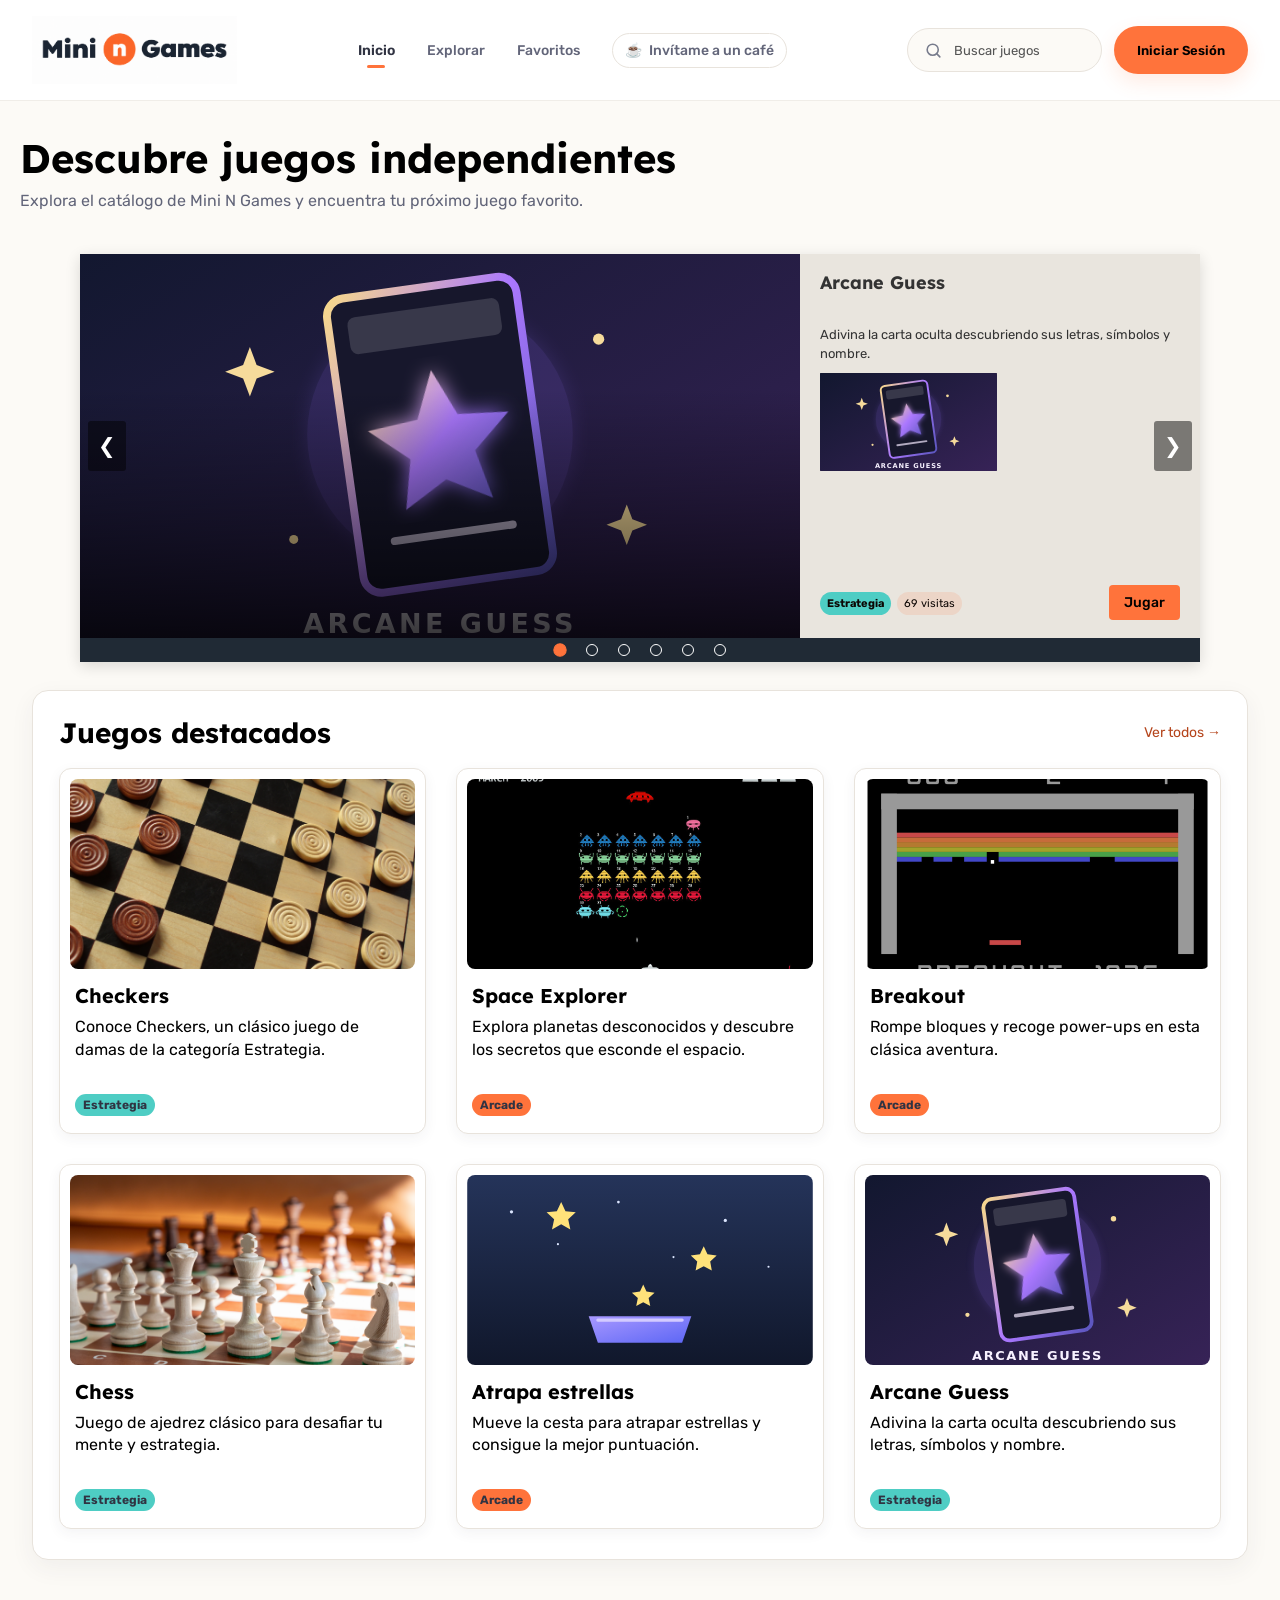
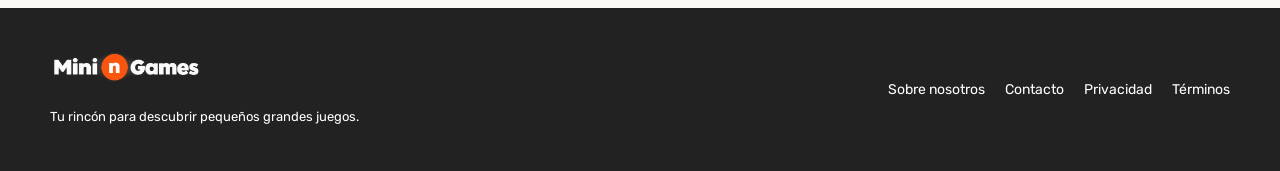
<file: index.html>
<!doctype html>
<html lang="es">
  <head>
    <meta charset="UTF-8" />
    <meta name="viewport" content="width=device-width, initial-scale=1.0" />
    <meta
      name="description"
      content="Descubre juegos independientes en Mini N Games: explora el catálogo, encuentra nuevos títulos y guarda tus favoritos."
    />

    <title>Inicio | Mini N Games</title>

    <!-- Hojas de estilo proporcionadas -->
    <link rel="stylesheet" href="./CSS/fonts.css" />
    <link rel="stylesheet" href="./CSS/colors.css" />
    <link rel="stylesheet" href="./CSS/spacing.css" />
    <link rel="stylesheet" href="./CSS/index.css" />
  </head>

  <body class="primary-background">
    <!-- =========================
     HEADER PRINCIPAL
========================== -->

    <header class="site-header highlight-background">
      <div class="header-content">
        <!-- Logo -->
        <a href="./index.html" class="logo-link" aria-label="Mini N Games - Inicio">
          <img src="./img/logo/whiteLogo.png" alt="Mini N Games" class="logo" />
        </a>

        <!-- Navegación principal -->
        <nav class="primary-nav" aria-label="Navegación principal">
          <a href="#" class="active" aria-current="page">Inicio</a>
          <a href="./html/gameBrowser.html">Explorar</a>
          <a href="./html/favoritos.html">Favoritos</a>
          <a href="./html/cafe.html" class="coffee-button">
            <span aria-hidden="true">☕</span> Invítame a un café
          </a>
        </nav>

        <!-- Búsqueda y cuenta -->
        <div class="header-actions">
          <form
            class="header-search"
            role="search"
            action="./html/gameBrowser.html"
            method="get"
          >
            <label class="search-icon-label" for="header-search-input">
              <svg
                class="search-icon"
                xmlns="http://www.w3.org/2000/svg"
                width="19"
                height="19"
                viewBox="0 0 24 24"
                fill="none"
                stroke="currentColor"
                stroke-width="2"
                stroke-linecap="round"
                stroke-linejoin="round"
                aria-hidden="true"
              >
                <circle cx="11" cy="11" r="7"></circle>
                <path d="m20 20-4-4"></path>
              </svg>
            </label>
            <input
              id="header-search-input"
              type="search"
              name="q"
              placeholder="Buscar juegos"
              aria-label="Buscar juegos"
            />
          </form>
          <a href="./html/account.html" class="account-button">Iniciar Sesión</a>
        </div>
      </div>
    </header>

    <!-- =========================
         HERO / JUEGO DESTACADO
    ========================== -->
    <main class="home-main">
      <section class="home-intro" aria-labelledby="home-title">
        <h1 id="home-title" class="title">Descubre juegos independientes</h1>
        <p class="cuerpo">
          Explora el catálogo de Mini N Games y encuentra tu próximo juego
          favorito.
        </p>
      </section>

      <section class="carousel" aria-label="Juegos destacados">
        <div class="carousel-track" aria-live="polite">
          <p class="cuerpo" role="status">Cargando juegos destacados...</p>
        </div>

        <!-- Botones de navegación -->
        <button
          class="carousel-arrow carousel-prev"
          type="button"
          aria-label="Juego anterior"
        >
          &#10094;
        </button>
        <button
          class="carousel-arrow carousel-next"
          type="button"
          aria-label="Juego siguiente"
        >
          &#10095;
        </button>

        <!-- Indicadores -->
        <div class="carousel-indicators" aria-label="Seleccionar juego"></div>
      </section>

      <section class="games-section">
        <div class="section-header">
          <h2 class="subtitle">Juegos destacados</h2>
          <a href="./html/gameBrowser.html">Ver todos →</a>
        </div>

        <div class="games" id="games-list" aria-live="polite">
          <p class="cuerpo" role="status">Cargando juegos...</p>
        </div>
      </section>
    </main>

    <!-- =========================
         FOOTER
    ========================== -->

    <footer class="site-footer">
      <div class="footer-content">
        <div>
          <a href="./index.html" class="logo-link" aria-label="Mini N Games - Inicio">
            <img
              src="./img/logo/TransparentBlackLogo.png"
              alt="Mini N Games"
              class="logo"
              style="width: 150px; height: auto"
            />
          </a>

          <p class="leyenda">
            Tu rincón para descubrir pequeños grandes juegos.
          </p>
        </div>

        <div class="footer-links">
          <a href="./html/sobre-nosotros.html">Sobre nosotros</a>
          <a href="./html/contacto.html">Contacto</a>
          <a href="./html/privacidad.html">Privacidad</a>
          <a href="./html/terminos.html">Términos</a>
        </div>
      </div>
    </footer>
    <script src="./js/paths.js"></script>
    <script src="./js/nav-search.js"></script>
    <script src="./js/accounts.js"></script>
    <script src="./js/category-colors.js"></script>
    <script src="./js/carousel.js"></script>
    <script src="./js/games.js"></script>
  </body>
</html>
</file>
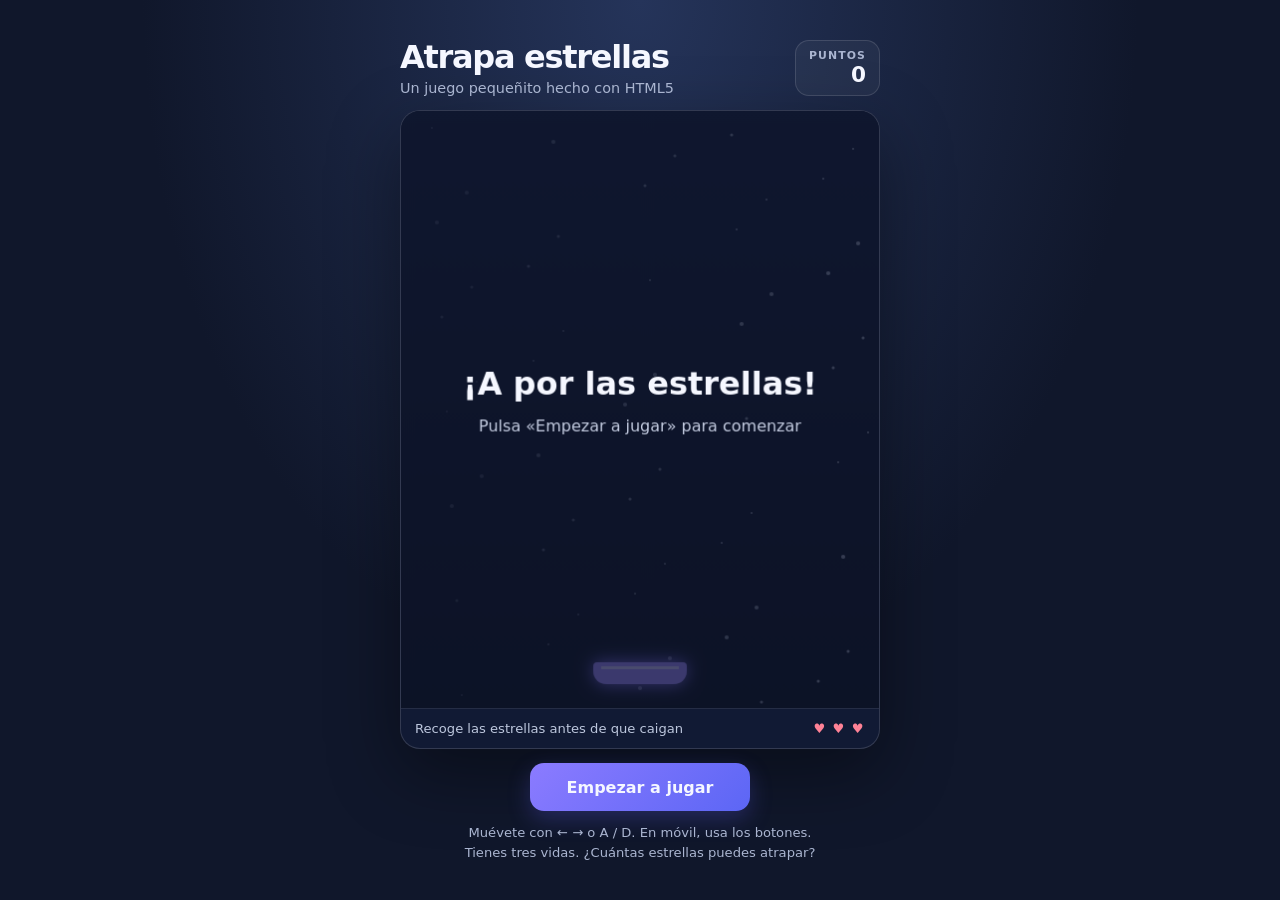
<file: temp/index.html>
<!doctype html>
<html lang="es">
<head>
  <meta charset="utf-8">
  <meta name="viewport" content="width=device-width, initial-scale=1">
  <meta name="theme-color" content="#10172b">
  <title>Atrapa estrellas</title>
  <style>
    :root {
      color-scheme: dark;
      font-family: system-ui, -apple-system, BlinkMacSystemFont, "Segoe UI", sans-serif;
      background: #10172b;
      color: #f5f7ff;
    }

    * { box-sizing: border-box; }

    body {
      min-height: 100vh;
      margin: 0;
      display: grid;
      place-items: center;
      padding: 24px 16px;
      background:
        radial-gradient(ellipse at 50% 0%, #25345a 0%, transparent 55%),
        #10172b;
    }

    main { width: min(100%, 480px); }

    header {
      display: flex;
      align-items: end;
      justify-content: space-between;
      gap: 16px;
      margin-bottom: 14px;
    }

    h1 {
      margin: 0;
      font-size: clamp(1.5rem, 6vw, 2rem);
      letter-spacing: -0.04em;
    }

    .subtitle { margin: 4px 0 0; color: #aab5d0; font-size: 0.9rem; }

    .score-card {
      flex: 0 0 auto;
      padding: 8px 13px;
      border: 1px solid #ffffff20;
      border-radius: 14px;
      background: #ffffff0b;
      text-align: right;
    }

    .score-label {
      display: block;
      color: #aab5d0;
      font-size: 0.68rem;
      font-weight: 700;
      letter-spacing: 0.1em;
      text-transform: uppercase;
    }

    #score { font-size: 1.35rem; font-weight: 800; font-variant-numeric: tabular-nums; }

    .game-frame {
      overflow: hidden;
      border: 1px solid #ffffff24;
      border-radius: 20px;
      background: #111a34;
      box-shadow: 0 24px 70px #0006;
    }

    canvas {
      display: block;
      width: 100%;
      height: auto;
      touch-action: none;
    }

    .toolbar {
      display: flex;
      justify-content: space-between;
      align-items: center;
      gap: 12px;
      padding: 12px 14px;
      border-top: 1px solid #ffffff15;
      color: #bdc7dd;
      font-size: 0.82rem;
    }

    #lives { color: #ff8296; letter-spacing: 0.12em; white-space: nowrap; }

    .controls {
      display: flex;
      gap: 12px;
      margin-top: 14px;
    }

    .move-button, #start {
      min-height: 48px;
      border: 1px solid #ffffff24;
      border-radius: 14px;
      color: inherit;
      font: inherit;
      font-weight: 700;
      cursor: pointer;
      touch-action: none;
      user-select: none;
    }

    .move-button {
      flex: 1;
      background: #ffffff0d;
      font-size: 1.25rem;
    }

    .move-button:active { background: #ffffff24; transform: translateY(1px); }

    #start {
      flex: 1.5;
      border: 0;
      background: linear-gradient(135deg, #8b7bff, #5c66f5);
      box-shadow: 0 8px 22px #6763ff40;
    }

    #start:hover { filter: brightness(1.1); }
    button:focus-visible { outline: 3px solid #ffe27a; outline-offset: 3px; }

    .help {
      margin: 12px 0 0;
      color: #aab5d0;
      text-align: center;
      font-size: 0.82rem;
      line-height: 1.5;
    }

    @media (min-width: 600px) {
      .move-button { display: none; }
      .controls { justify-content: center; }
      #start { flex: 0 1 220px; }
    }
  </style>
</head>
<body>
  <main>
    <header>
      <div>
        <h1>Atrapa estrellas</h1>
        <p class="subtitle">Un juego pequeñito hecho con HTML5</p>
      </div>
      <div class="score-card" aria-live="polite">
        <span class="score-label">Puntos</span>
        <span id="score">0</span>
      </div>
    </header>

    <section class="game-frame" aria-label="Juego Atrapa estrellas">
      <canvas id="game" width="480" height="600" role="img" aria-label="Atrapa las estrellas que caen con la cesta.">
        Tu navegador no admite el elemento canvas.
      </canvas>
      <div class="toolbar">
        <span>Recoge las estrellas antes de que caigan</span>
        <span id="lives" aria-label="Tres vidas">♥ ♥ ♥</span>
      </div>
    </section>

    <div class="controls">
      <button class="move-button" id="left" aria-label="Mover a la izquierda">←</button>
      <button id="start">Empezar a jugar</button>
      <button class="move-button" id="right" aria-label="Mover a la derecha">→</button>
    </div>
    <p class="help">Muévete con ← → o A / D. En móvil, usa los botones.<br>Tienes tres vidas. ¿Cuántas estrellas puedes atrapar?</p>
  </main>

  <script>
    const canvas = document.querySelector("#game");
    const ctx = canvas.getContext("2d");
    const scoreDisplay = document.querySelector("#score");
    const livesDisplay = document.querySelector("#lives");
    const startButton = document.querySelector("#start");

    const width = canvas.width;
    const height = canvas.height;
    const player = { x: width / 2, y: height - 46, width: 94, height: 22, speed: 360 };
    const keys = new Set();
    const heldButtons = new Set();
    const stars = [];
    const backgroundStars = Array.from({ length: 55 }, (_, i) => ({
      x: (i * 97 + 31) % width,
      y: (i * 139 + 17) % height,
      radius: 1 + (i % 3) * 0.55,
      alpha: 0.2 + (i % 5) * 0.1
    }));

    let score = 0;
    let lives = 3;
    let state = "ready";
    let spawnTimer = 0;
    let previousTime = 0;

    function drawStar(x, y, radius, rotation) {
      ctx.save();
      ctx.translate(x, y);
      ctx.rotate(rotation);
      ctx.beginPath();
      for (let point = 0; point < 10; point++) {
        const distance = point % 2 === 0 ? radius : radius * 0.43;
        const angle = point * Math.PI / 5 - Math.PI / 2;
        const px = Math.cos(angle) * distance;
        const py = Math.sin(angle) * distance;
        if (point === 0) ctx.moveTo(px, py);
        else ctx.lineTo(px, py);
      }
      ctx.closePath();
      ctx.fillStyle = "#ffe27a";
      ctx.shadowColor = "#ffc94d";
      ctx.shadowBlur = 15;
      ctx.fill();
      ctx.restore();
    }

    function draw() {
      const sky = ctx.createLinearGradient(0, 0, 0, height);
      sky.addColorStop(0, "#182344");
      sky.addColorStop(1, "#10172b");
      ctx.fillStyle = sky;
      ctx.fillRect(0, 0, width, height);

      for (const dot of backgroundStars) {
        ctx.globalAlpha = dot.alpha;
        ctx.fillStyle = "#dce6ff";
        ctx.beginPath();
        ctx.arc(dot.x, dot.y, dot.radius, 0, Math.PI * 2);
        ctx.fill();
      }
      ctx.globalAlpha = 1;

      for (const star of stars) drawStar(star.x, star.y, star.radius, star.rotation);

      const basketX = player.x - player.width / 2;
      ctx.fillStyle = "#9c8cff";
      ctx.shadowColor = "#8878ff";
      ctx.shadowBlur = 18;
      ctx.beginPath();
      ctx.roundRect(basketX, player.y, player.width, player.height, [4, 4, 13, 13]);
      ctx.fill();
      ctx.shadowBlur = 0;
      ctx.fillStyle = "#c8c0ff";
      ctx.fillRect(basketX + 8, player.y + 4, player.width - 16, 3);

      if (state !== "running") {
        ctx.fillStyle = "#0b1124aa";
        ctx.fillRect(0, 0, width, height);
        ctx.textAlign = "center";
        ctx.fillStyle = "#f5f7ff";
        ctx.font = "800 32px system-ui, sans-serif";
        ctx.fillText(state === "over" ? "¡Fin de la partida!" : "¡A por las estrellas!", width / 2, height / 2 - 15);
        ctx.fillStyle = "#c4cce1";
        ctx.font = "16px system-ui, sans-serif";
        ctx.fillText(state === "over" ? `Has atrapado ${score} estrellas` : "Pulsa «Empezar a jugar» para comenzar", width / 2, height / 2 + 22);
      }
    }

    function update(delta) {
      const movingLeft = keys.has("ArrowLeft") || keys.has("a") || keys.has("A") || heldButtons.has("left");
      const movingRight = keys.has("ArrowRight") || keys.has("d") || keys.has("D") || heldButtons.has("right");
      if (movingLeft !== movingRight) {
        player.x += (movingRight ? 1 : -1) * player.speed * delta;
        player.x = Math.max(player.width / 2, Math.min(width - player.width / 2, player.x));
      }

      spawnTimer += delta;
      const spawnInterval = Math.max(0.34, 0.82 - score * 0.008);
      if (spawnTimer >= spawnInterval) {
        spawnTimer -= spawnInterval;
        stars.push({
          x: 24 + Math.random() * (width - 48),
          y: -20,
          radius: 12 + Math.random() * 4,
          speed: 145 + Math.random() * 55 + score * 3,
          rotation: Math.random() * Math.PI
        });
      }

      for (let i = stars.length - 1; i >= 0; i--) {
        const star = stars[i];
        star.y += star.speed * delta;
        star.rotation += delta * 1.5;
        const caught = star.y + star.radius >= player.y
          && star.y - star.radius <= player.y + player.height
          && star.x >= player.x - player.width / 2 - star.radius
          && star.x <= player.x + player.width / 2 + star.radius;

        if (caught) {
          stars.splice(i, 1);
          score++;
          scoreDisplay.textContent = score;
        } else if (star.y - star.radius > height) {
          stars.splice(i, 1);
          lives--;
          livesDisplay.textContent = `${"♥ ".repeat(lives)}${"♡ ".repeat(3 - lives)}`.trim();
          livesDisplay.setAttribute("aria-label", `${lives} ${lives === 1 ? "vida" : "vidas"}`);
          if (lives === 0) endGame();
        }
      }
    }

    function frame(time) {
      if (state !== "running") return;
      const delta = Math.min((time - previousTime) / 1000 || 0, 0.05);
      previousTime = time;
      update(delta);
      draw();
      if (state === "running") requestAnimationFrame(frame);
    }

    function startGame() {
      score = 0;
      lives = 3;
      spawnTimer = 0;
      stars.length = 0;
      player.x = width / 2;
      scoreDisplay.textContent = score;
      livesDisplay.textContent = "♥ ♥ ♥";
      livesDisplay.setAttribute("aria-label", "Tres vidas");
      state = "running";
      startButton.textContent = "Reiniciar partida";
      previousTime = 0;
      draw();
      requestAnimationFrame(frame);
    }

    function endGame() {
      state = "over";
      startButton.textContent = "Jugar otra vez";
    }

    document.addEventListener("keydown", (event) => {
      if (event.key === "F11" && window.parent !== window) {
        event.preventDefault();
        window.parent.postMessage("mini-ngames:exit-fullscreen", "*");
      }
      if (["ArrowLeft", "ArrowRight"].includes(event.key)) event.preventDefault();
      keys.add(event.key);
    });
    document.addEventListener("keyup", (event) => keys.delete(event.key));
    window.addEventListener("blur", () => {
      keys.clear();
      heldButtons.clear();
    });

    for (const [id, direction] of [["left", "left"], ["right", "right"]]) {
      const button = document.querySelector(`#${id}`);
      button.addEventListener("pointerdown", (event) => {
        event.preventDefault();
        heldButtons.add(direction);
        button.setPointerCapture(event.pointerId);
      });
      for (const eventName of ["pointerup", "pointercancel", "lostpointercapture"]) {
        button.addEventListener(eventName, () => heldButtons.delete(direction));
      }
    }

    startButton.addEventListener("click", startGame);
    draw();
  </script>
</body>
</html>
</file>
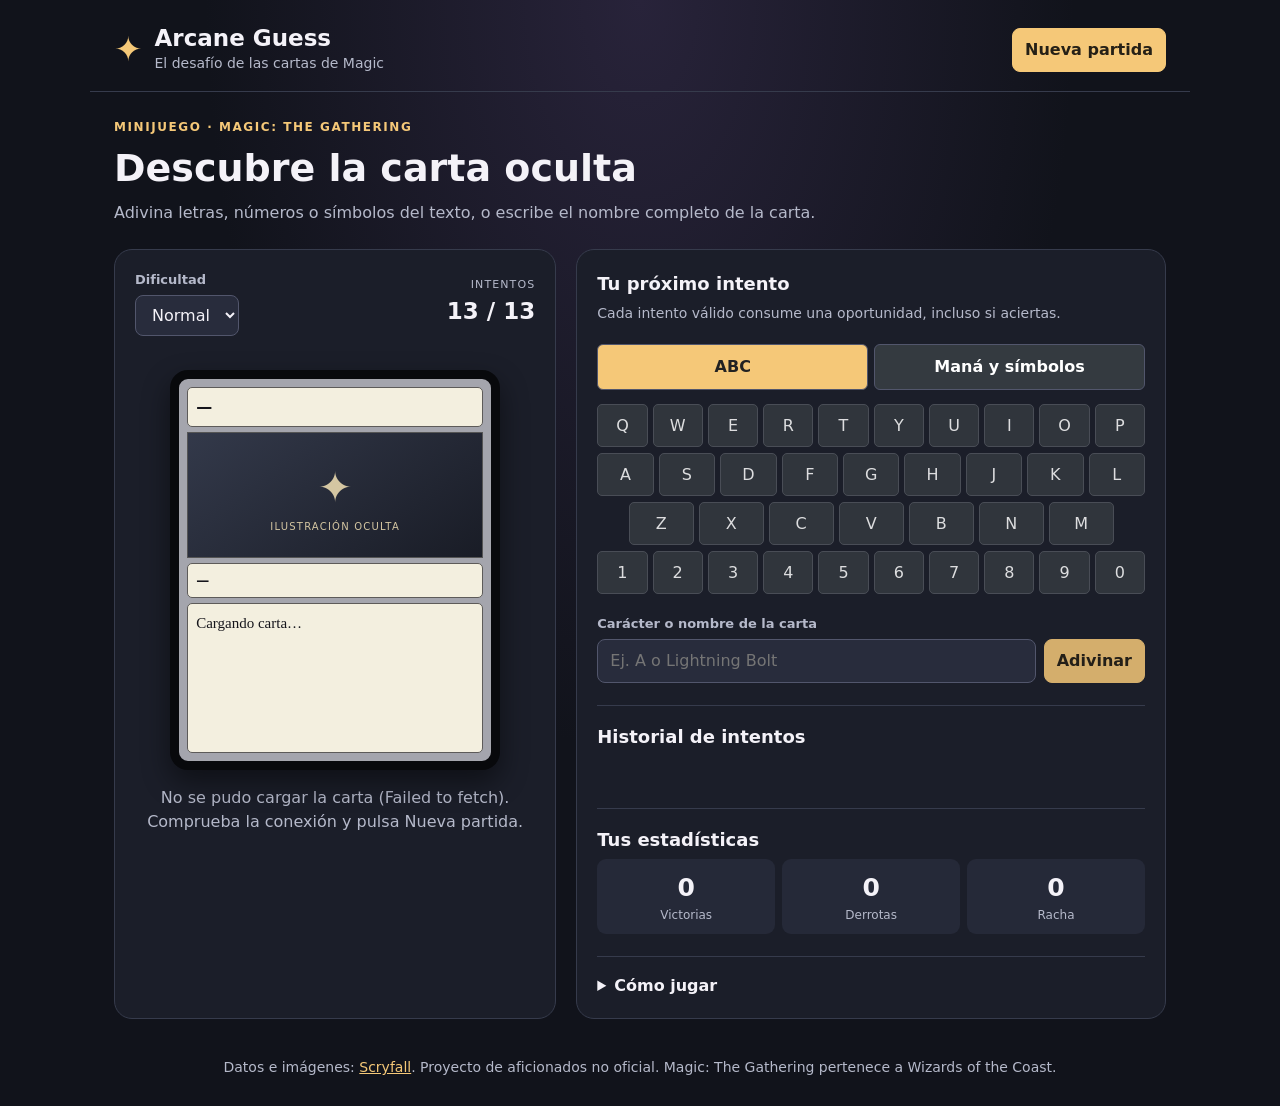
<file: temp/Arcane_Guess/index.html>
<!DOCTYPE html>
<html lang="es">
    <head>
        <meta charset="UTF-8">
        <meta name="viewport" content="width=device-width, initial-scale=1">
        <title>Arcane Guess | Adivina la carta</title>
        <link rel="stylesheet" href="style.css">
        <script src="game.js" defer></script>
    </head>
    <body>
        <header>
            <div class="brand">
                <span class="brand-icon" aria-hidden="true">✦</span>
                <div>
                    <h1>Arcane Guess</h1>
                    <p>El desafío de las cartas de Magic</p>
                </div>
            </div>
            <button id="new" class="primary">Nueva partida</button>
        </header>
        <main>
            <section class="intro">
                <p class="eyebrow">MINIJUEGO · MAGIC: THE GATHERING</p>
                <h2>Descubre la carta oculta</h2>
                <p>Adivina letras, números o símbolos del texto, o escribe el nombre completo de la carta.</p>
            </section>
            <div class="layout">
                <section class="panel game-panel" aria-label="Carta e intentos">
                    <div class="panel-top">
                        <div>
                            <label for="mode">Dificultad</label>
                            <select id="mode">
                                <option value="normal">Normal</option>
                                <option value="hard">Difícil</option>
                            </select>
                        </div>
                        <div class="count">
                            <span>INTENTOS</span>
                            <strong id="remaining">13 / 13</strong>
                        </div>
                    </div>
                    <div id="meter" class="meter" role="progressbar" aria-label="Intentos restantes" aria-valuemin="0" aria-valuemax="13" aria-valuenow="13"></div>
                    <div id="card" class="magic-card" aria-label="Carta oculta">
                        <div class="card-title">
                            <span id="cardName">—</span>
                            <span id="mana">?</span>
                        </div>
                        <div class="art">
                            <span aria-hidden="true">✦</span>
                            <small>ILUSTRACIÓN OCULTA</small>
                        </div>
                        <div class="type" id="type">—</div>
                        <div class="oracle" id="oracle">Cargando carta…</div>
                        <div class="power" id="power"></div>
                        <img id="revealed" alt="" hidden>
                    </div>
                    <p id="status" role="status" aria-live="polite">Conectando con Scryfall…</p>
                    <a id="cardLink" target="_blank" rel="noopener noreferrer" hidden>Ver carta en Scryfall ↗</a>
                </section>
                <section class="panel controls" aria-label="Controles de juego">
                    <h3>Tu próximo intento</h3>
                    <p class="muted">Cada intento válido consume una oportunidad, incluso si aciertas.</p>
                    <div id="keyboard" class="keyboard" aria-label="Teclado virtual"></div>
                    <form id="guessForm">
                        <label for="guess">Carácter o nombre de la carta</label>
                        <div class="guess-row">
                            <input id="guess" autocomplete="off" spellcheck="false" placeholder="Ej. A o Lightning Bolt" maxlength="150">
                            <button class="primary" type="submit" id="submit">Adivinar</button>
                        </div>
                    </form>
                    <div class="history">
                        <h3>Historial de intentos</h3>
                        <div id="history" aria-live="polite" class="chips">
                            <span class="muted">Aún no has hecho ningún intento.</span>
                        </div>
                    </div>
                    <div class="stats">
                        <h3>Tus estadísticas</h3>
                        <div class="stat-grid">
                            <div>
                                <strong id="wins">0</strong>
                                <span>Victorias</span>
                            </div>
                            <div>
                                <strong id="losses">0</strong>
                                <span>Derrotas</span>
                            </div>
                            <div>
                                <strong id="streak">0</strong>
                                <span>Racha</span>
                            </div>
                        </div>
                    </div>
                    <details>
                        <summary>Cómo jugar</summary>
                        <p>En normal se muestra el tipo y el color. En difícil se ocultan ambos. Los símbolos como {T} o {W} se adivinan como una unidad. Los espacios y la puntuación corriente se muestran desde el inicio. Si descubres el nombre completo, ganas.</p>
                    </details>
                </section>
            </div>
        </main>
        <footer>
            Datos e imágenes: <a href="https://scryfall.com" target="_blank" rel="noopener noreferrer">Scryfall</a>. Proyecto de aficionados no oficial. Magic: The Gathering pertenece a Wizards of the Coast.
        </footer>
    </body>
</html>
</file>
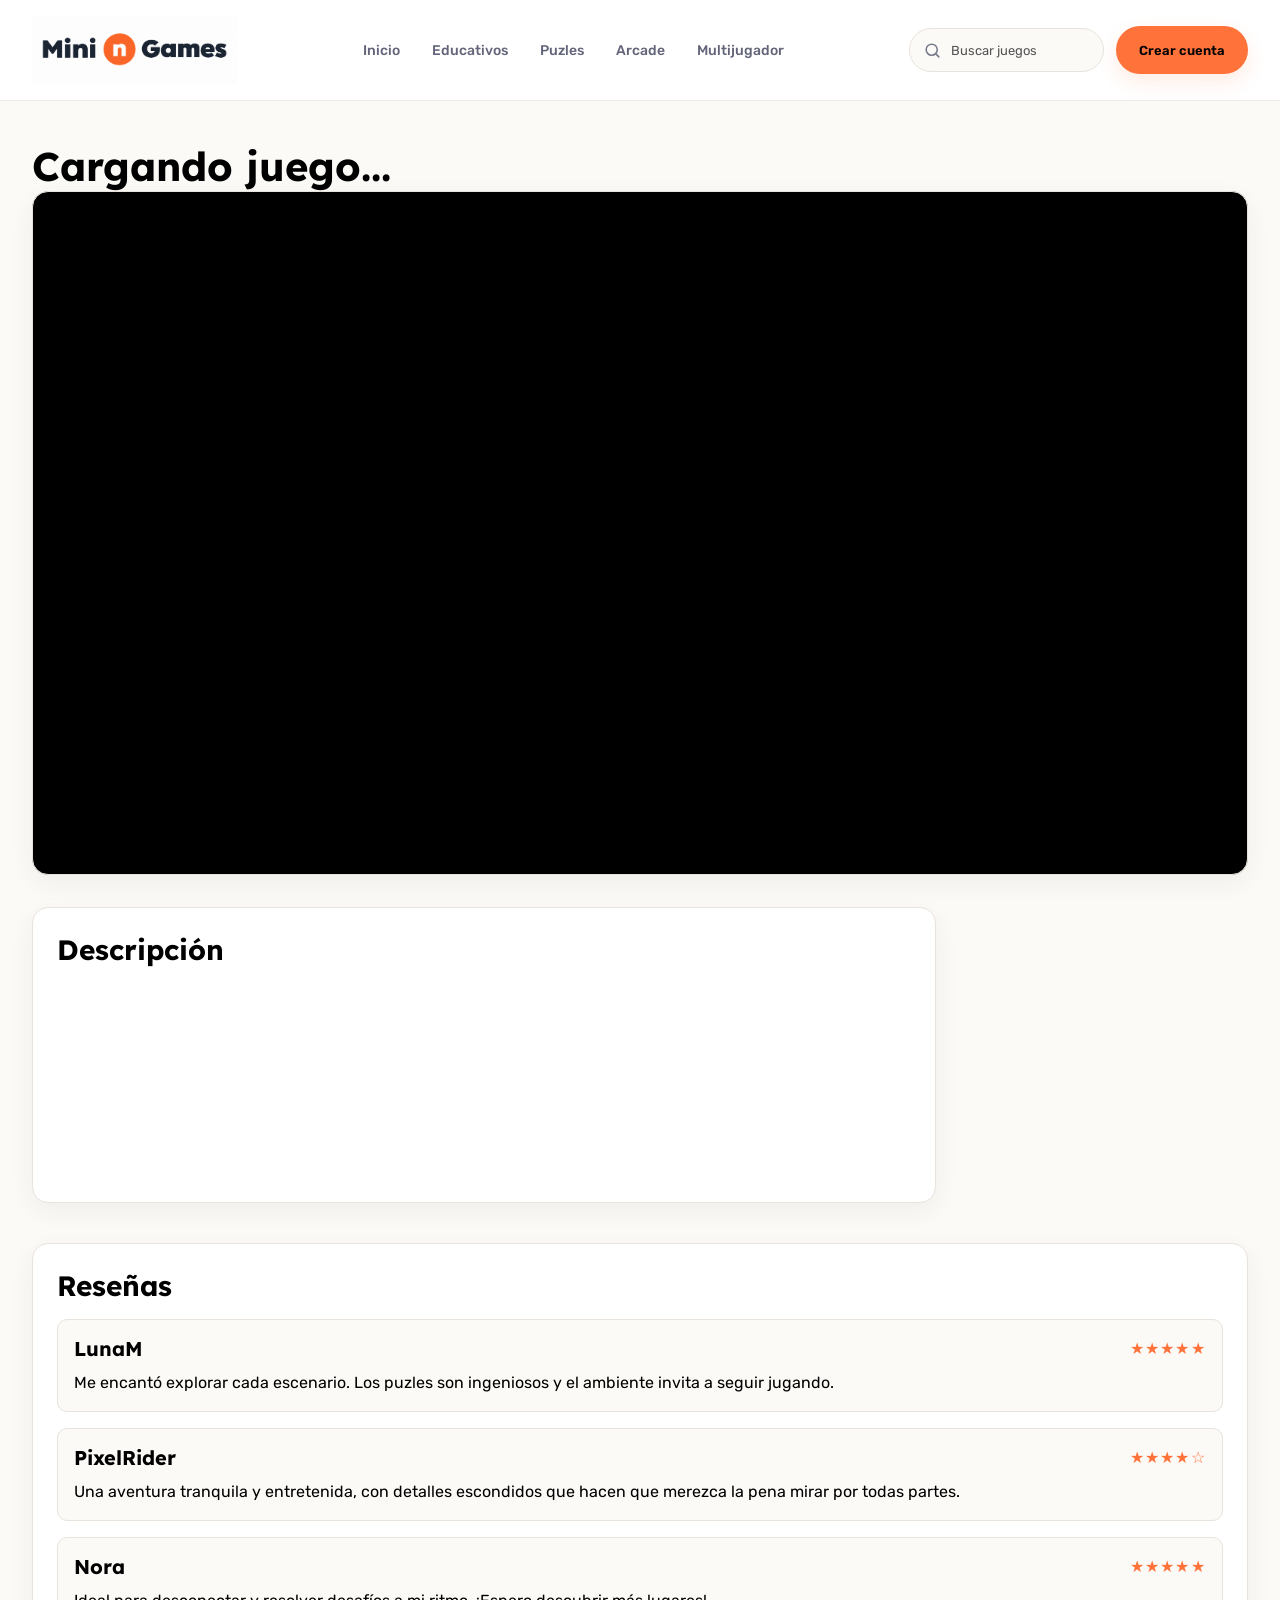
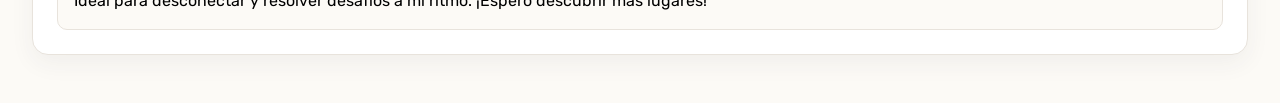
<file: BlankGame.html>
<!doctype html>
<html lang="es">
  <head>
    <meta charset="UTF-8" />
    <meta name="viewport" content="width=device-width, initial-scale=1.0" />
    <title>Juego | Mini N Games</title>
    <link rel="stylesheet" href="./CSS/fonts.css" />
    <link rel="stylesheet" href="./CSS/colors.css" />
    <link rel="stylesheet" href="./CSS/spacing.css" />
    <link rel="stylesheet" href="./CSS/index.css" />
    <link rel="stylesheet" href="./CSS/game_page.css" />
  </head>

  <body class="primary-background">
    <header class="site-header highlight-background">
      <div class="header-content">
        <a href="./index.html" class="logo-link" aria-label="Mini N Games - Inicio">
          <img src="./img/logo/whiteLogo.png" alt="Mini N Games" class="logo" />
        </a>

        <nav class="primary-nav" aria-label="Navegación principal">
          <a href="./index.html">Inicio</a>
          <a href="#">Educativos</a>
          <a href="#">Puzles</a>
          <a href="#">Arcade</a>
          <a href="#">Multijugador</a>
        </nav>

        <div class="header-actions">
          <form class="header-search" role="search" action="#" method="get">
            <svg
              class="search-icon"
              xmlns="http://www.w3.org/2000/svg"
              width="19"
              height="19"
              viewBox="0 0 24 24"
              fill="none"
              stroke="currentColor"
              stroke-width="2"
              stroke-linecap="round"
              stroke-linejoin="round"
              aria-hidden="true"
            >
              <circle cx="11" cy="11" r="7"></circle>
              <path d="m20 20-4-4"></path>
            </svg>
            <input
              type="search"
              name="q"
              placeholder="Buscar juegos"
              aria-label="Buscar juegos"
            />
          </form>
          <a href="#" class="account-button">Crear cuenta</a>
        </div>
      </div>
    </header>

    <main class="game-page">
      <section class="game-player-section" aria-labelledby="game-title">
        <h1 id="game-title" class="title game-title">Cargando juego...</h1>
        <div
          class="game-player"
          role="region"
          aria-label="Área de ejecución del juego"
        ></div>
      </section>

      <section class="game-description-section" aria-labelledby="description-title">
        <div class="game-description">
          <h2 id="description-title" class="subtitle">Descripción</h2>
          <div id="game-description" class="game-description-copy cuerpo"></div>
        </div>
        <aside
          id="game-gallery"
          class="game-gallery"
          aria-label="Imágenes del juego"
        ></aside>
      </section>

      <section class="game-reviews" aria-labelledby="reviews-title">
        <div class="reviews-header">
          <h2 id="reviews-title" class="subtitle">Reseñas</h2>
        </div>
        <div class="review-list">
          <article class="review-card">
            <div class="review-card-header">
              <h3 class="highlight">LunaM</h3>
              <span class="review-rating" aria-label="5 de 5 estrellas">
                ★★★★★
              </span>
            </div>
            <p class="review-copy cuerpo">
              Me encantó explorar cada escenario. Los puzles son ingeniosos y
              el ambiente invita a seguir jugando.
            </p>
          </article>

          <article class="review-card">
            <div class="review-card-header">
              <h3 class="highlight">PixelRider</h3>
              <span class="review-rating" aria-label="4 de 5 estrellas">
                ★★★★☆
              </span>
            </div>
            <p class="review-copy cuerpo">
              Una aventura tranquila y entretenida, con detalles escondidos
              que hacen que merezca la pena mirar por todas partes.
            </p>
          </article>

          <article class="review-card">
            <div class="review-card-header">
              <h3 class="highlight">Nora</h3>
              <span class="review-rating" aria-label="5 de 5 estrellas">
                ★★★★★
              </span>
            </div>
            <p class="review-copy cuerpo">
              Ideal para desconectar y resolver desafíos a mi ritmo. ¡Espero
              descubrir más lugares!
            </p>
          </article>
        </div>
      </section>
    </main>
    <script src="./js/game-detail.js"></script>
  </body>
</html>
</file>
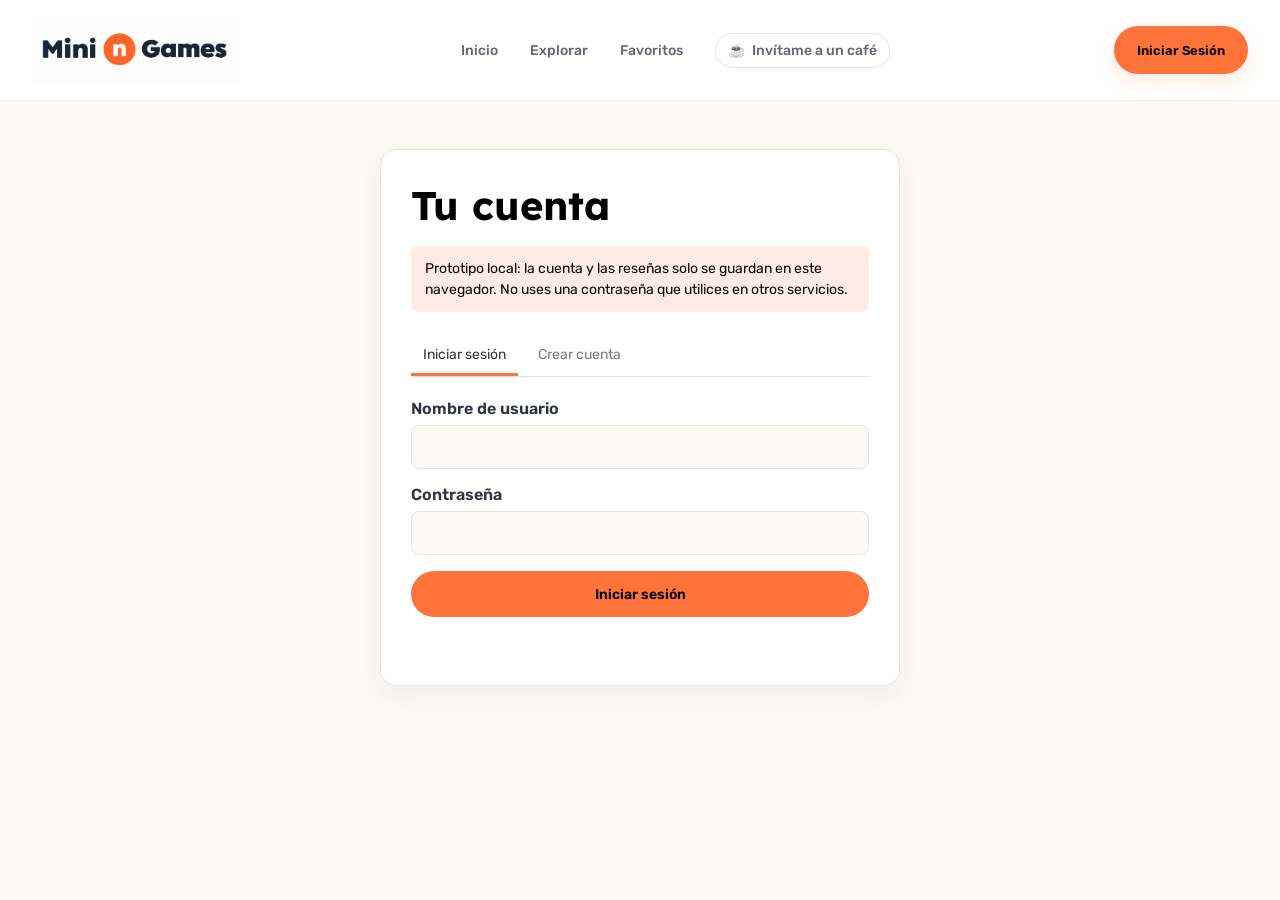
<file: html/account.html>
<!doctype html>
<html lang="es">
  <head>
    <meta charset="UTF-8" />
    <meta name="viewport" content="width=device-width, initial-scale=1.0" />
    <meta
      name="description"
      content="Inicia sesión o crea una cuenta local para guardar tus juegos favoritos y publicar reseñas en Mini N Games."
    />
    <title>Cuenta | Mini N Games</title>
    <link rel="stylesheet" href="../CSS/fonts.css" />
    <link rel="stylesheet" href="../CSS/colors.css" />
    <link rel="stylesheet" href="../CSS/spacing.css" />
    <link rel="stylesheet" href="../CSS/index.css" />
    <link rel="stylesheet" href="../CSS/account.css" />
  </head>

  <body class="primary-background">
    <header class="site-header highlight-background">
      <div class="header-content">
        <a href="../index.html" class="logo-link" aria-label="Mini N Games - Inicio">
          <img src="../img/logo/whiteLogo.png" alt="Mini N Games" class="logo" />
        </a>
        <nav class="primary-nav" aria-label="Navegación principal">
          <a href="../index.html">Inicio</a>
          <a href="./gameBrowser.html">Explorar</a>
          <a href="./favoritos.html">Favoritos</a>
          <a href="./cafe.html" class="coffee-button">
            <span aria-hidden="true">☕</span> Invítame a un café
          </a>
        </nav>
        <div class="header-actions">
          <a href="./account.html" class="account-button">Iniciar Sesión</a>
        </div>
      </div>
    </header>

    <main class="account-page">
      <section class="account-card" aria-labelledby="account-title">
        <h1 id="account-title" class="title">Tu cuenta</h1>
        <p class="account-notice">
          Prototipo local: la cuenta y las reseñas solo se guardan en este navegador.
          No uses una contraseña que utilices en otros servicios.
        </p>

        <div id="account-session" hidden>
          <p id="account-welcome" class="cuerpo"></p>
          <button id="account-logout" class="account-submit" type="button">
            Cerrar sesión
          </button>
        </div>

        <div id="account-auth">
          <div class="account-tabs" role="tablist" aria-label="Acceso a cuenta">
            <button
              id="login-tab"
              class="account-tab active"
              type="button"
              role="tab"
              aria-selected="true"
              aria-controls="login-panel"
            >
              Iniciar sesión
            </button>
            <button
              id="register-tab"
              class="account-tab"
              type="button"
              role="tab"
              aria-selected="false"
              aria-controls="register-panel"
            >
              Crear cuenta
            </button>
          </div>

          <form id="register-panel" class="account-form" role="tabpanel" aria-labelledby="register-tab" hidden>
            <label>
              Nombre de usuario
              <input
                name="username"
                type="text"
                minlength="3"
                maxlength="20"
                pattern="(?:[A-Za-z0-9_]|-){3,20}"
                autocomplete="username"
                required
              />
              <span class="field-help">3-20 caracteres: letras, números, guion o guion bajo.</span>
            </label>
            <label>
              Contraseña
              <input
                name="password"
                type="password"
                minlength="8"
                autocomplete="new-password"
                required
              />
              <span class="field-help">Como mínimo, 8 caracteres.</span>
            </label>
            <label>
              Repite la contraseña
              <input
                name="passwordConfirm"
                type="password"
                minlength="8"
                autocomplete="new-password"
                required
              />
            </label>
            <button class="account-submit" type="submit">Crear cuenta</button>
          </form>

          <form id="login-panel" class="account-form" role="tabpanel" aria-labelledby="login-tab">
            <label>
              Nombre de usuario
              <input name="username" type="text" autocomplete="username" required />
            </label>
            <label>
              Contraseña
              <input
                name="password"
                type="password"
                autocomplete="current-password"
                required
              />
            </label>
            <button class="account-submit" type="submit">Iniciar sesión</button>
          </form>
          <p id="account-status" class="account-status" role="status" aria-live="polite"></p>
        </div>
      </section>
    </main>

    <script src="../js/paths.js"></script>
    <script src="../js/accounts.js"></script>
  </body>
</html>
</file>
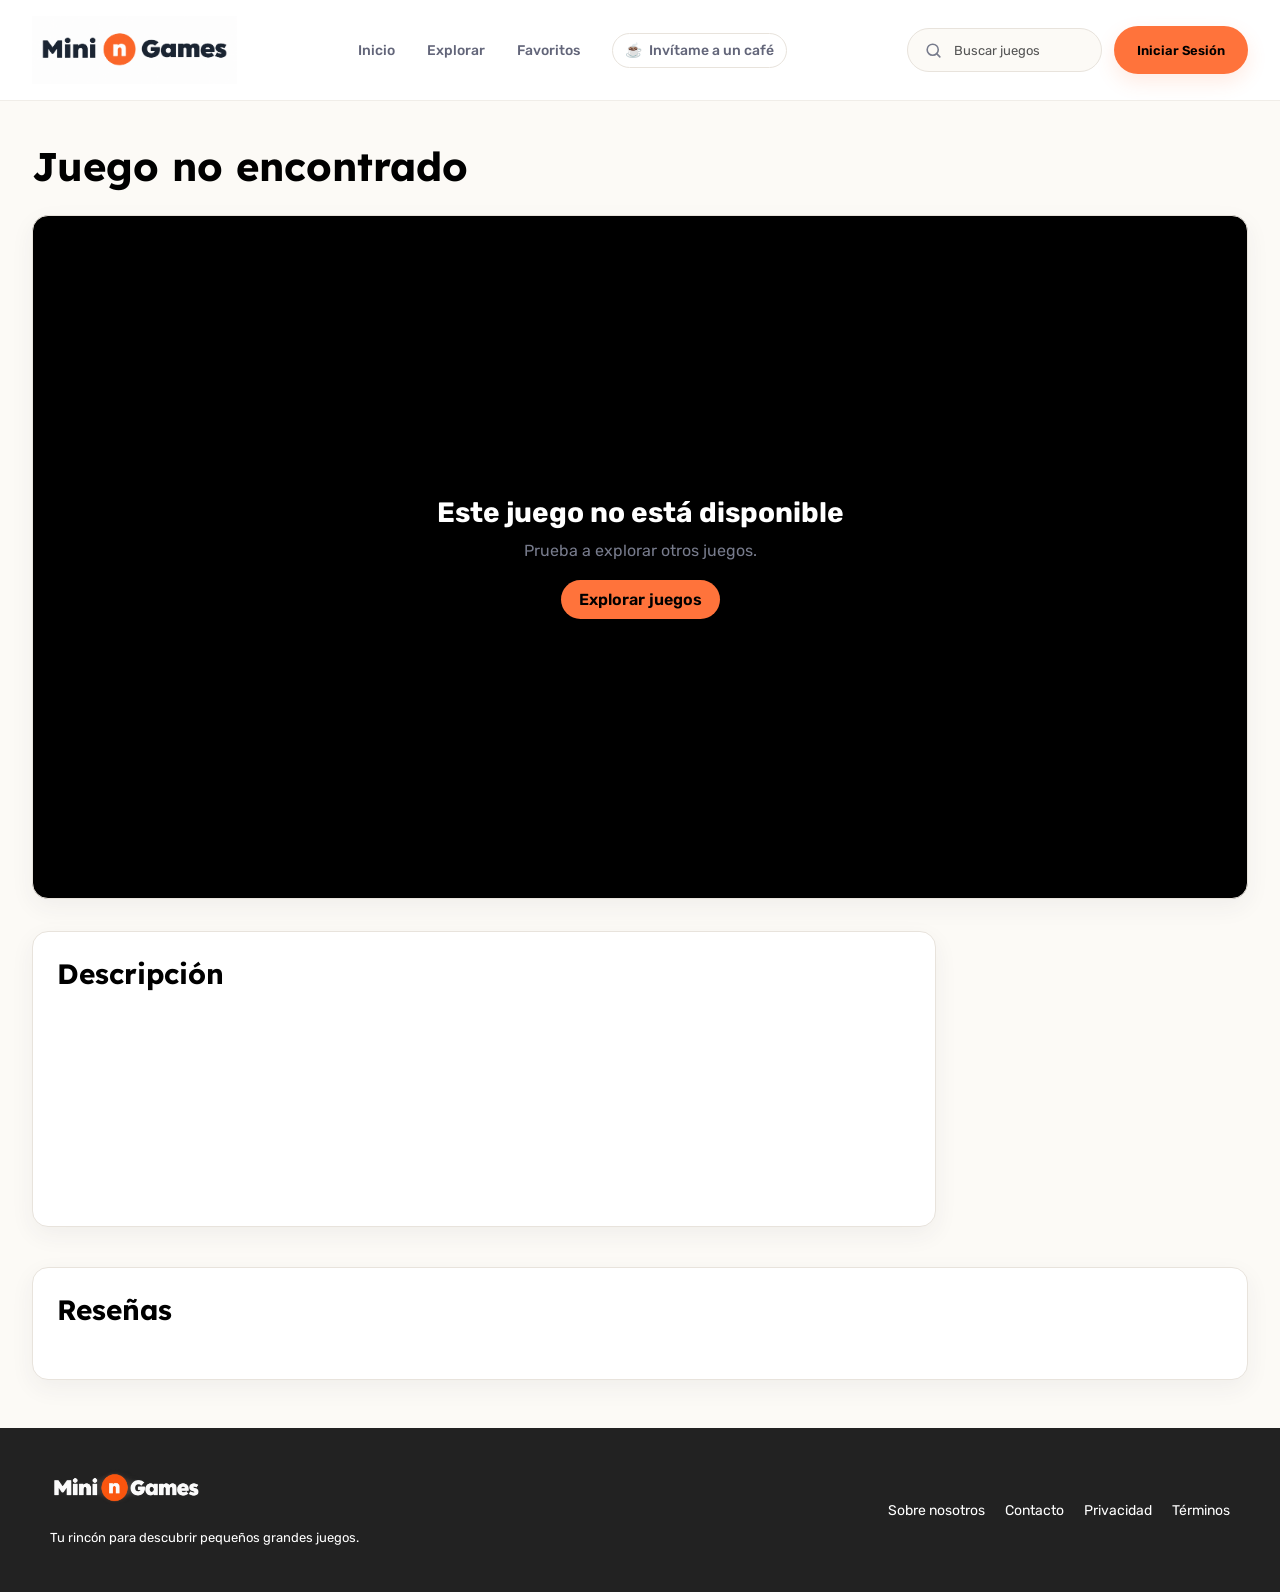
<file: html/BlankGame.html>
<!doctype html>
<html lang="es">
  <head>
    <meta charset="UTF-8" />
    <meta name="viewport" content="width=device-width, initial-scale=1.0" />
    <meta
      name="description"
      content="Consulta la ficha, imágenes y reseñas de este juego en Mini N Games."
    />
    <title>Juego | Mini N Games</title>
    <link rel="stylesheet" href="../CSS/fonts.css" />
    <link rel="stylesheet" href="../CSS/colors.css" />
    <link rel="stylesheet" href="../CSS/spacing.css" />
    <link rel="stylesheet" href="../CSS/index.css" />
    <link rel="stylesheet" href="../CSS/game_page.css" />
  </head>

  <body class="primary-background">
    <header class="site-header highlight-background">
      <div class="header-content">
        <a href="../index.html" class="logo-link" aria-label="Mini N Games - Inicio">
          <img src="../img/logo/whiteLogo.png" alt="Mini N Games" class="logo" />
        </a>

        <nav class="primary-nav" aria-label="Navegación principal">
          <a href="../index.html">Inicio</a>
          <a href="./gameBrowser.html">Explorar</a>
          <a href="./favoritos.html">Favoritos</a>
          <a href="./cafe.html" class="coffee-button">
            <span aria-hidden="true">☕</span> Invítame a un café
          </a>
        </nav>

        <div class="header-actions">
          <form
            class="header-search"
            role="search"
            action="./gameBrowser.html"
            method="get"
          >
            <label class="search-icon-label" for="header-search-input">
              <svg
                class="search-icon"
                xmlns="http://www.w3.org/2000/svg"
                width="19"
                height="19"
                viewBox="0 0 24 24"
                fill="none"
                stroke="currentColor"
                stroke-width="2"
                stroke-linecap="round"
                stroke-linejoin="round"
                aria-hidden="true"
              >
                <circle cx="11" cy="11" r="7"></circle>
                <path d="m20 20-4-4"></path>
              </svg>
            </label>
            <input
              id="header-search-input"
              type="search"
              name="q"
              placeholder="Buscar juegos"
              aria-label="Buscar juegos"
            />
          </form>
          <a href="./account.html" class="account-button">Iniciar Sesión</a>
        </div>
      </div>
    </header>

    <main class="game-page">
      <section class="game-player-section" aria-labelledby="game-title">
        <div class="game-title-row">
          <h1 id="game-title" class="title game-title">Cargando juego...</h1>
          <div id="favorite-action"></div>
        </div>
        <div
          class="game-player"
          role="region"
          aria-label="Área de ejecución del juego"
        >
          <button
            id="game-fullscreen"
            class="game-fullscreen-button"
            type="button"
            aria-label="Activar pantalla completa"
            title="Activar pantalla completa"
            hidden
          >
            <svg
              xmlns="http://www.w3.org/2000/svg"
              width="22"
              height="22"
              viewBox="0 0 24 24"
              fill="none"
              stroke="currentColor"
              stroke-width="2"
              stroke-linecap="round"
              stroke-linejoin="round"
              aria-hidden="true"
            >
              <path d="M8 3H3v5m13-5h5v5M3 16v5h5m13-5v5h-5" />
            </svg>
          </button>
          <div class="game-unavailable" role="status">
            <h2>Este juego no está disponible</h2>
            <p>Prueba a explorar otros juegos.</p>
            <a class="game-unavailable-link" href="./gameBrowser.html">
              Explorar juegos
            </a>
          </div>
        </div>
        <p
          id="game-fullscreen-status"
          class="game-fullscreen-status cuerpo"
          role="status"
          aria-live="polite"
          hidden
        ></p>
      </section>

      <section class="game-description-section" aria-labelledby="description-title">
        <div class="game-description">
          <h2 id="description-title" class="subtitle">Descripción</h2>
          <div id="game-description" class="game-description-copy cuerpo"></div>
          <p id="game-author" class="game-author cuerpo" hidden></p>
        </div>
        <aside
          id="game-gallery"
          class="game-gallery"
          aria-label="Imágenes del juego"
        ></aside>
      </section>

      <section class="game-reviews" aria-labelledby="reviews-title">
        <div class="reviews-header">
          <h2 id="reviews-title" class="subtitle">Reseñas</h2>
        </div>
        <p id="review-summary" class="review-summary cuerpo" aria-live="polite"></p>
        <div id="review-composer" class="review-composer" hidden>
          <h3 id="review-form-title" class="highlight">Escribe una reseña</h3>
          <form id="review-form">
            <label class="review-field">
              Valoración
              <span
                class="review-rating-control"
                role="group"
                aria-label="Elige una valoración"
              >
                <input type="hidden" name="rating" value="5">
                <button
                  type="button"
                  class="review-rating-button"
                  data-rating="1"
                  aria-label="1 estrella"
                >★</button>
                <button
                  type="button"
                  class="review-rating-button"
                  data-rating="2"
                  aria-label="2 estrellas"
                >★</button>
                <button
                  type="button"
                  class="review-rating-button"
                  data-rating="3"
                  aria-label="3 estrellas"
                >★</button>
                <button
                  type="button"
                  class="review-rating-button"
                  data-rating="4"
                  aria-label="4 estrellas"
                >★</button>
                <button
                  type="button"
                  class="review-rating-button"
                  data-rating="5"
                  aria-label="5 estrellas"
                >★</button>
              </span>
            </label>
            <label class="review-field">
              Tu reseña
              <textarea
                name="comment"
                rows="4"
                minlength="10"
                maxlength="1000"
                required
                placeholder="Cuéntanos qué te ha parecido este juego..."
              ></textarea>
            </label>
            <button class="review-submit" type="submit">Publicar reseña</button>
            <p id="review-form-status" class="review-form-status" role="status"></p>
          </form>
        </div>
        <p id="review-login-prompt" class="review-login-prompt cuerpo" hidden>
          <a href="./account.html">Inicia sesión</a> para escribir una reseña.
        </p>
        <div id="review-list" class="review-list" aria-live="polite">
          <p class="cuerpo" role="status">Cargando reseñas...</p>
        </div>
      </section>
    </main>

    <footer class="site-footer">
      <div class="footer-content">
        <div>
          <a
            href="../index.html"
            class="logo-link"
            aria-label="Mini N Games - Inicio"
          >
            <img
              src="../img/logo/TransparentBlackLogo.png"
              alt="Mini N Games"
              class="logo"
              style="width: 150px; height: auto"
            />
          </a>
          <p class="leyenda">
            Tu rincón para descubrir pequeños grandes juegos.
          </p>
        </div>
        <nav class="footer-links" aria-label="Enlaces del pie de página">
          <a href="./sobre-nosotros.html">Sobre nosotros</a>
          <a href="./contacto.html">Contacto</a>
          <a href="./privacidad.html">Privacidad</a>
          <a href="./terminos.html">Términos</a>
        </nav>
      </div>
    </footer>

    <script src="../js/paths.js"></script>
    <script src="../js/nav-search.js"></script>
    <script src="../js/accounts.js"></script>
    <script src="../js/favorite-controls.js"></script>
    <script src="../js/game-detail.js"></script>
  </body>
</html>
</file>
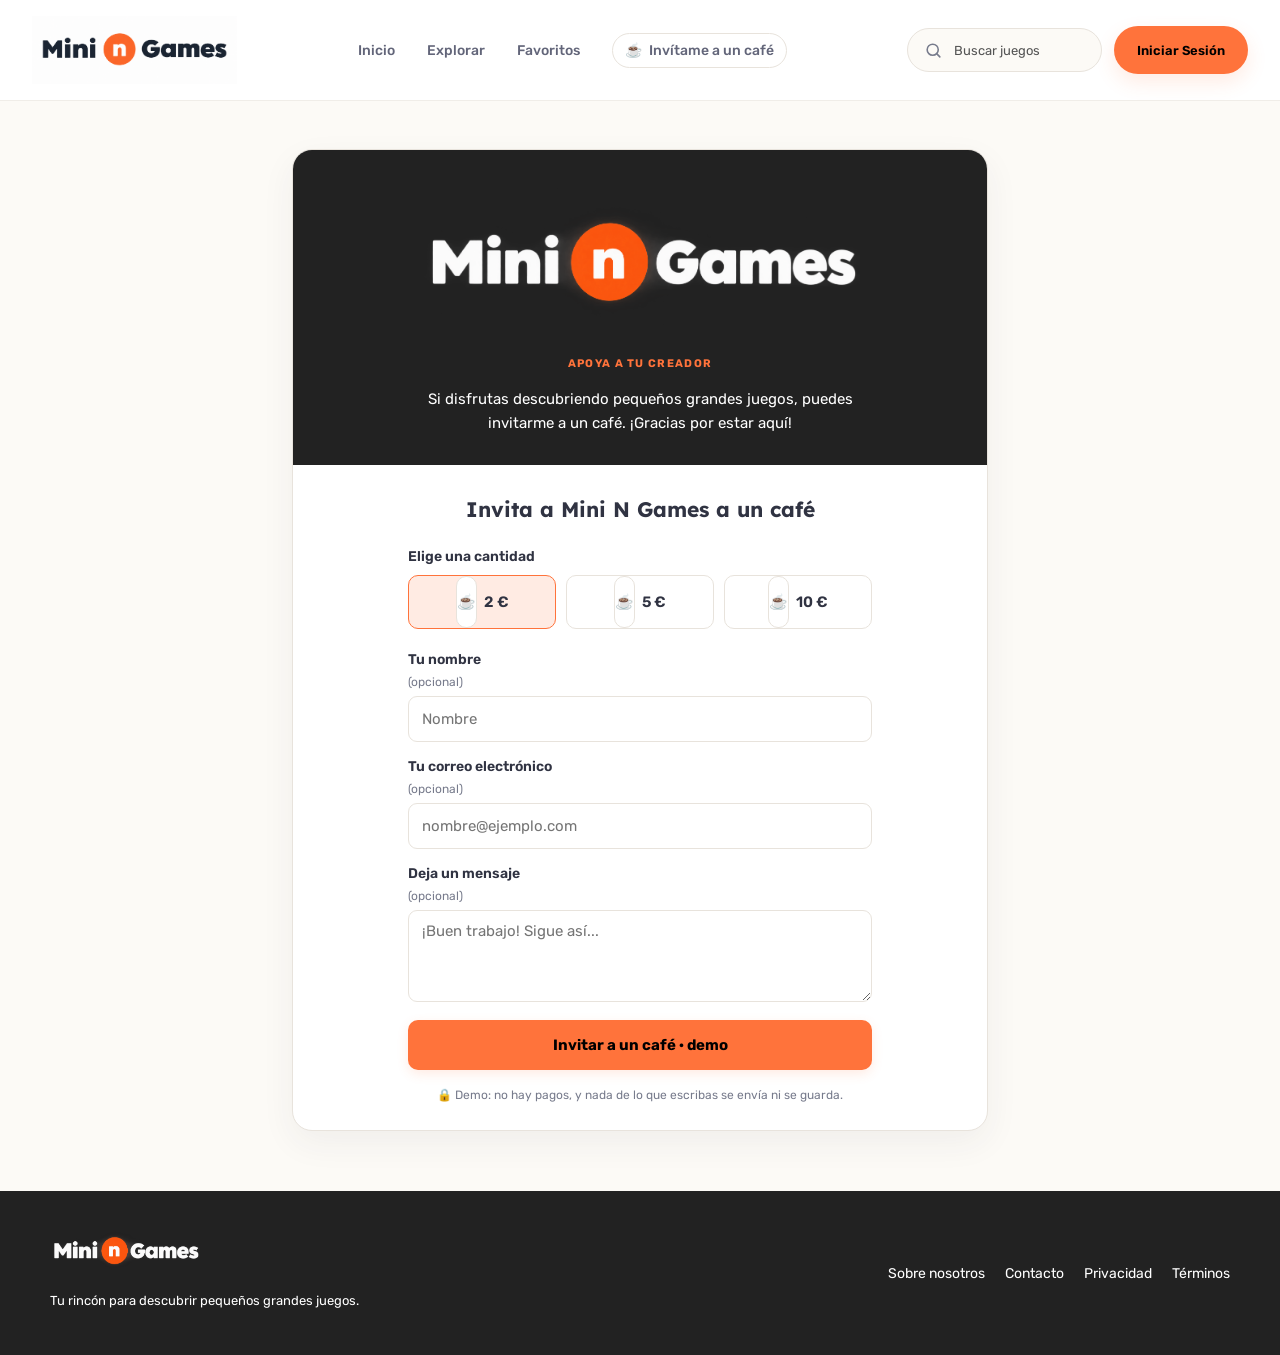
<file: html/cafe.html>
<!doctype html>
<html lang="es">
  <head>
    <meta charset="UTF-8" />
    <meta name="viewport" content="width=device-width, initial-scale=1.0" />
    <meta
      name="description"
      content="Formulario de demostración para invitar a Mini N Games a un café. No se envían ni guardan datos."
    />
    <title>Invítame a un café | Mini N Games</title>
    <link rel="stylesheet" href="../CSS/fonts.css" />
    <link rel="stylesheet" href="../CSS/colors.css" />
    <link rel="stylesheet" href="../CSS/spacing.css" />
    <link rel="stylesheet" href="../CSS/index.css" />
    <link rel="stylesheet" href="../CSS/coffee.css" />
  </head>

  <body class="primary-background">
    <header class="site-header highlight-background">
      <div class="header-content">
        <a
          href="../index.html"
          class="logo-link"
          aria-label="Mini N Games - Inicio"
        >
          <img src="../img/logo/whiteLogo.png" alt="Mini N Games" class="logo" />
        </a>

        <nav class="primary-nav" aria-label="Navegación principal">
          <a href="../index.html">Inicio</a>
          <a href="./gameBrowser.html">Explorar</a>
          <a href="./favoritos.html">Favoritos</a>
          <a href="./cafe.html" class="coffee-button" aria-current="page">
            <span aria-hidden="true">☕</span> Invítame a un café
          </a>
        </nav>

        <div class="header-actions">
          <form
            class="header-search"
            role="search"
            action="./gameBrowser.html"
            method="get"
          >
            <label class="search-icon-label" for="header-search-input">
              <svg
                class="search-icon"
                xmlns="http://www.w3.org/2000/svg"
                width="19"
                height="19"
                viewBox="0 0 24 24"
                fill="none"
                stroke="currentColor"
                stroke-width="2"
                stroke-linecap="round"
                stroke-linejoin="round"
                aria-hidden="true"
              >
                <circle cx="11" cy="11" r="7"></circle>
                <path d="m20 20-4-4"></path>
              </svg>
            </label>
            <input
              id="header-search-input"
              type="search"
              name="q"
              placeholder="Buscar juegos"
              aria-label="Buscar juegos"
            />
          </form>
          <a href="./account.html" class="account-button">Iniciar Sesión</a>
        </div>
      </div>
    </header>

    <main class="coffee-page">
      <section class="coffee-card" aria-labelledby="support-title">
        <div class="coffee-profile">
          <img
            class="coffee-logo"
            src="../img/logo/TransparentBlackLogo.png"
            alt="Mini N Games"
          />
          <p class="coffee-eyebrow">APOYA A TU CREADOR</p>
          <p class="coffee-intro">
            Si disfrutas descubriendo pequeños grandes juegos, puedes invitarme
            a un café. ¡Gracias por estar aquí!
          </p>
        </div>

        <div class="coffee-support-panel">
          <h1 id="support-title">Invita a Mini N Games a un café</h1>
          <p class="coffee-step">Elige una cantidad</p>

          <form
            class="coffee-form"
            id="coffee-form"
            aria-label="Datos de ejemplo"
          >
            <div
              class="coffee-amounts"
              role="group"
              aria-label="Cantidades de ejemplo"
            >
              <label class="coffee-amount">
                <input type="radio" name="amount" value="2" checked />
                <span><span aria-hidden="true">☕</span> 2 €</span>
              </label>
              <label class="coffee-amount">
                <input type="radio" name="amount" value="5" />
                <span><span aria-hidden="true">☕</span> 5 €</span>
              </label>
              <label class="coffee-amount">
                <input type="radio" name="amount" value="10" />
                <span><span aria-hidden="true">☕</span> 10 €</span>
              </label>
            </div>

            <label>
              Tu nombre <span class="coffee-optional">(opcional)</span>
              <input
                name="name"
                type="text"
                autocomplete="name"
                placeholder="Nombre"
              />
            </label>

            <label>
              Tu correo electrónico <span class="coffee-optional">(opcional)</span>
              <input
                name="email"
                type="email"
                autocomplete="email"
                placeholder="nombre@ejemplo.com"
              />
            </label>

            <label class="coffee-message-label">
              Deja un mensaje <span class="coffee-optional">(opcional)</span>
              <textarea
                name="message"
                rows="3"
                placeholder="¡Buen trabajo! Sigue así..."
              ></textarea>
            </label>

            <button class="coffee-submit" type="submit">
              Invitar a un café · demo
            </button>
            <p
              class="coffee-notice"
              id="coffee-confirmation"
              role="status"
              aria-live="polite"
              hidden
            ></p>
          </form>
          <p class="coffee-notice">
            <span aria-hidden="true">🔒</span> Demo: no hay pagos, y nada de lo
            que escribas se envía ni se guarda.
          </p>
        </div>
      </section>
    </main>

    <footer class="site-footer">
      <div class="footer-content">
        <div>
          <a
            href="../index.html"
            class="logo-link"
            aria-label="Mini N Games - Inicio"
          >
            <img
              src="../img/logo/TransparentBlackLogo.png"
              alt="Mini N Games"
              class="logo"
              style="width: 150px; height: auto"
            />
          </a>
          <p class="leyenda">
            Tu rincón para descubrir pequeños grandes juegos.
          </p>
        </div>
        <nav class="footer-links" aria-label="Enlaces del pie de página">
          <a href="./sobre-nosotros.html">Sobre nosotros</a>
          <a href="./contacto.html">Contacto</a>
          <a href="./privacidad.html">Privacidad</a>
          <a href="./terminos.html">Términos</a>
        </nav>
      </div>
    </footer>

    <script src="../js/paths.js"></script>
    <script src="../js/nav-search.js"></script>
    <script src="../js/accounts.js"></script>
    <script src="../js/coffee.js"></script>
  </body>
</html>
</file>
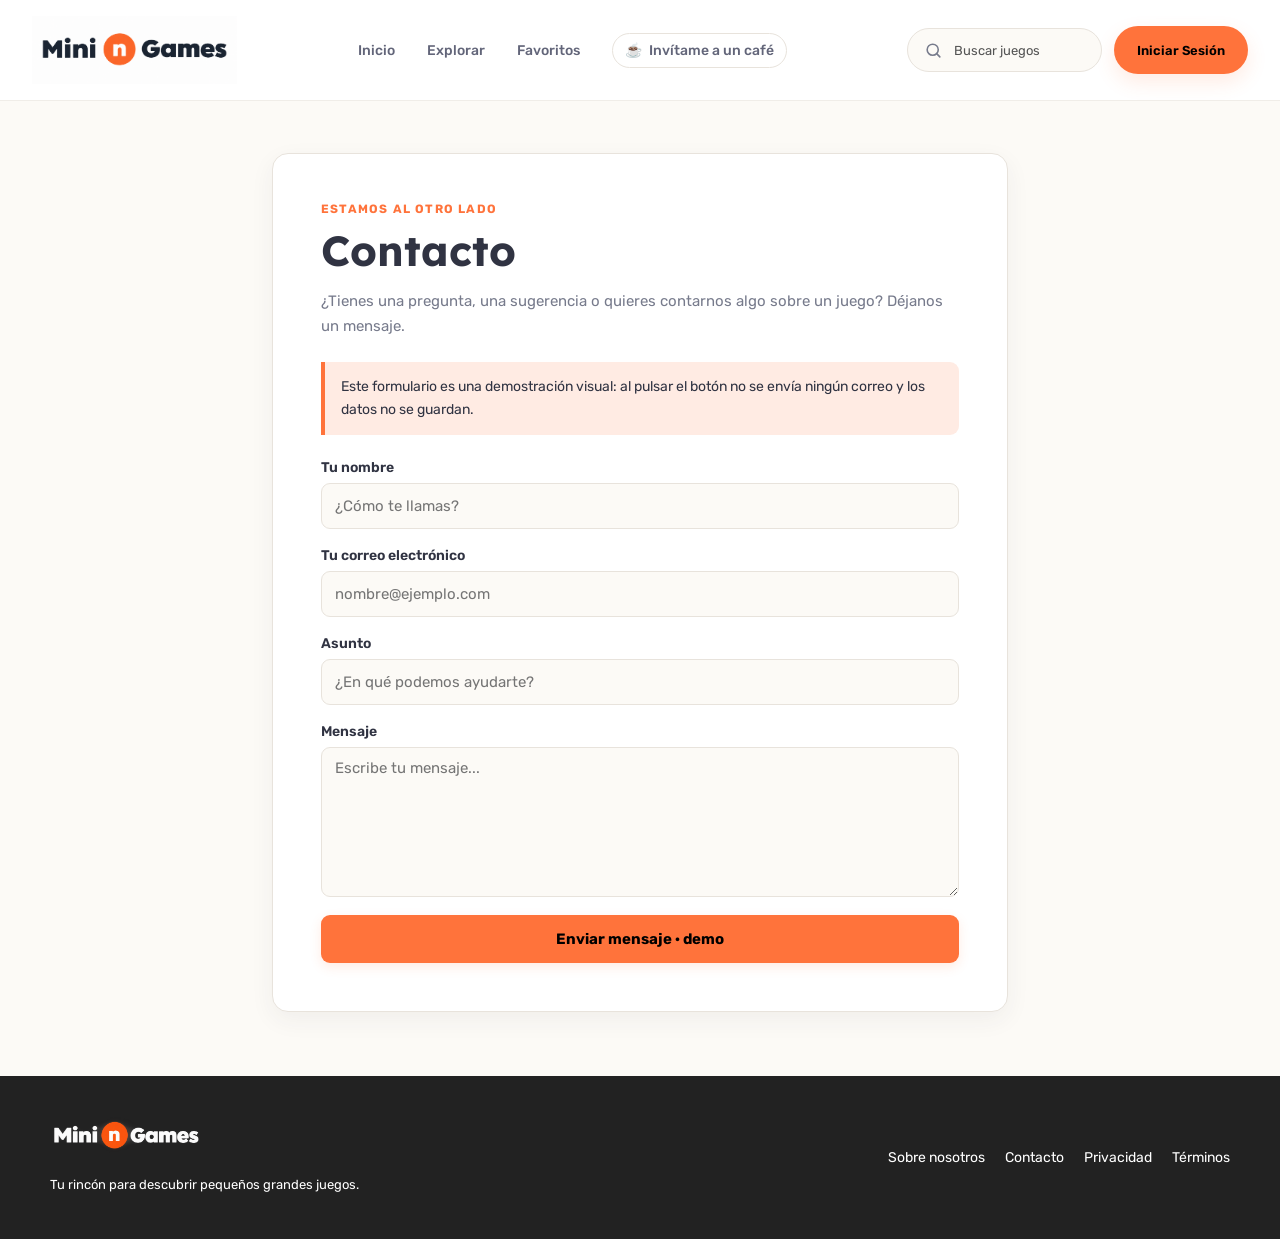
<file: html/contacto.html>
<!doctype html>
<html lang="es">
  <head>
    <meta charset="UTF-8" />
    <meta name="viewport" content="width=device-width, initial-scale=1.0" />
    <meta
      name="description"
      content="Formulario de contacto de demostración de Mini N Games. No se envían ni guardan mensajes."
    />
    <title>Contacto | Mini N Games</title>
    <link rel="stylesheet" href="../CSS/fonts.css" />
    <link rel="stylesheet" href="../CSS/colors.css" />
    <link rel="stylesheet" href="../CSS/spacing.css" />
    <link rel="stylesheet" href="../CSS/index.css" />
    <link rel="stylesheet" href="../CSS/privacy.css" />
    <link rel="stylesheet" href="../CSS/contact.css" />
  </head>

  <body class="primary-background">
    <header class="site-header highlight-background">
      <div class="header-content">
        <a
          href="../index.html"
          class="logo-link"
          aria-label="Mini N Games - Inicio"
        >
          <img src="../img/logo/whiteLogo.png" alt="Mini N Games" class="logo" />
        </a>

        <nav class="primary-nav" aria-label="Navegación principal">
          <a href="../index.html">Inicio</a>
          <a href="./gameBrowser.html">Explorar</a>
          <a href="./favoritos.html">Favoritos</a>
          <a href="./cafe.html" class="coffee-button">
            <span aria-hidden="true">☕</span> Invítame a un café
          </a>
        </nav>

        <div class="header-actions">
          <form
            class="header-search"
            role="search"
            action="./gameBrowser.html"
            method="get"
          >
            <label class="search-icon-label" for="header-search-input">
              <svg
                class="search-icon"
                xmlns="http://www.w3.org/2000/svg"
                width="19"
                height="19"
                viewBox="0 0 24 24"
                fill="none"
                stroke="currentColor"
                stroke-width="2"
                stroke-linecap="round"
                stroke-linejoin="round"
                aria-hidden="true"
              >
                <circle cx="11" cy="11" r="7"></circle>
                <path d="m20 20-4-4"></path>
              </svg>
            </label>
            <input
              id="header-search-input"
              type="search"
              name="q"
              placeholder="Buscar juegos"
              aria-label="Buscar juegos"
            />
          </form>
          <a href="./account.html" class="account-button">Iniciar Sesión</a>
        </div>
      </div>
    </header>

    <main class="privacy-page contact-page">
      <article class="privacy-card contact-card" aria-labelledby="contact-title">
        <p class="privacy-eyebrow">ESTAMOS AL OTRO LADO</p>
        <h1 id="contact-title" class="title">Contacto</h1>
        <p class="contact-intro">
          ¿Tienes una pregunta, una sugerencia o quieres contarnos algo sobre
          un juego? Déjanos un mensaje.
        </p>

        <div class="contact-notice" role="note">
          Este formulario es una demostración visual: al pulsar el botón no se
          envía ningún correo y los datos no se guardan.
        </div>

        <div class="contact-form" aria-label="Formulario de contacto de demostración">
          <label>
            Tu nombre
            <input
              name="name"
              type="text"
              autocomplete="name"
              placeholder="¿Cómo te llamas?"
            />
          </label>

          <label>
            Tu correo electrónico
            <input
              name="email"
              type="email"
              autocomplete="email"
              placeholder="nombre@ejemplo.com"
            />
          </label>

          <label>
            Asunto
            <input
              name="subject"
              type="text"
              placeholder="¿En qué podemos ayudarte?"
            />
          </label>

          <label>
            Mensaje
            <textarea
              name="message"
              rows="6"
              placeholder="Escribe tu mensaje..."
            ></textarea>
          </label>

          <button class="contact-submit" type="button">
            Enviar mensaje · demo
          </button>
        </div>
      </article>
    </main>

    <footer class="site-footer">
      <div class="footer-content">
        <div>
          <a
            href="../index.html"
            class="logo-link"
            aria-label="Mini N Games - Inicio"
          >
            <img
              src="../img/logo/TransparentBlackLogo.png"
              alt="Mini N Games"
              class="logo"
              style="width: 150px; height: auto"
            />
          </a>
          <p class="leyenda">
            Tu rincón para descubrir pequeños grandes juegos.
          </p>
        </div>
        <nav class="footer-links" aria-label="Enlaces del pie de página">
          <a href="./sobre-nosotros.html">Sobre nosotros</a>
          <a href="./contacto.html" aria-current="page">Contacto</a>
          <a href="./privacidad.html">Privacidad</a>
          <a href="./terminos.html">Términos</a>
        </nav>
      </div>
    </footer>

    <script src="../js/paths.js"></script>
    <script src="../js/nav-search.js"></script>
    <script src="../js/accounts.js"></script>
  </body>
</html>
</file>
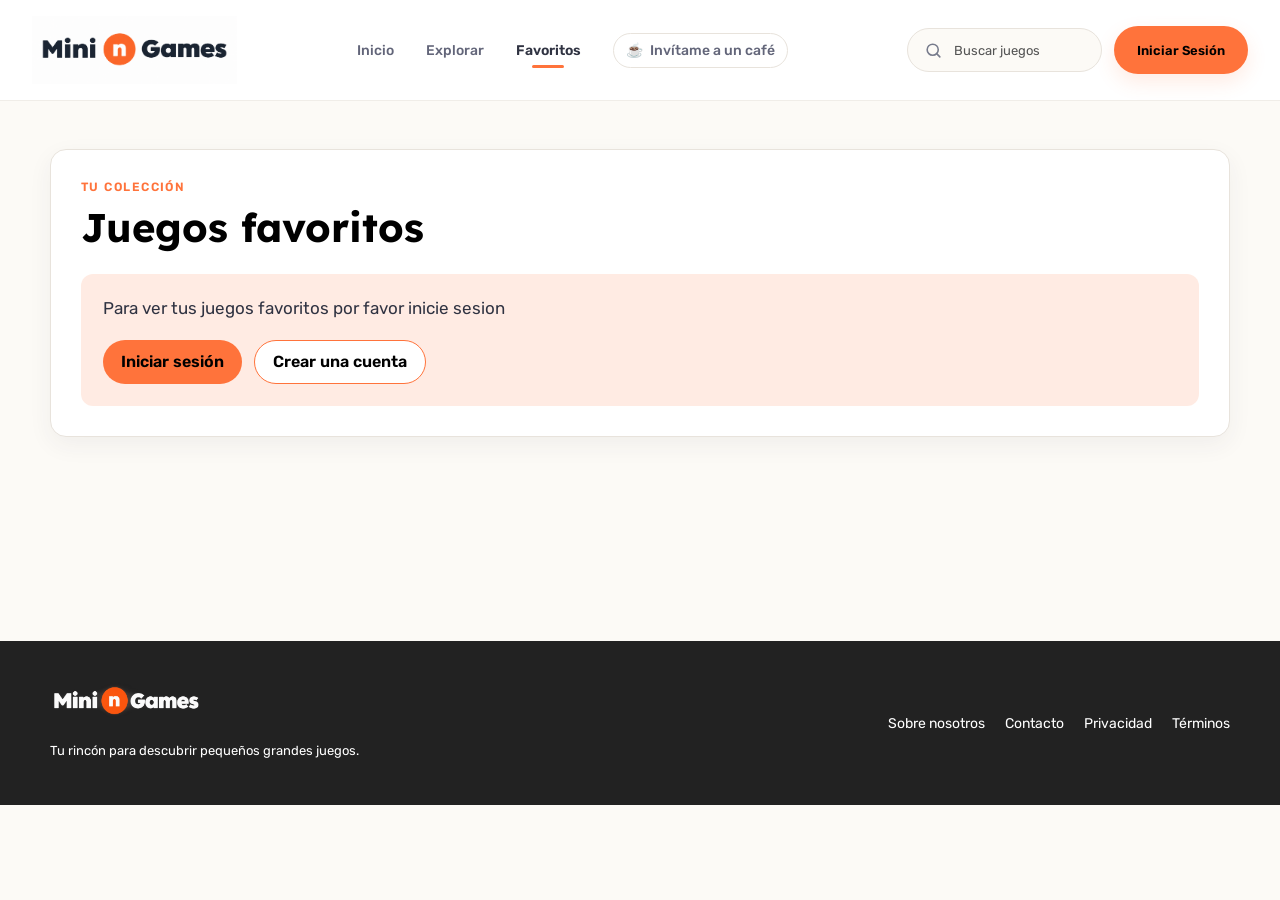
<file: html/favoritos.html>
<!doctype html>
<html lang="es">
  <head>
    <meta charset="UTF-8" />
    <meta name="viewport" content="width=device-width, initial-scale=1.0" />
    <meta
      name="description"
      content="Consulta tu colección de juegos favoritos guardados en Mini N Games."
    />
    <title>Favoritos | Mini N Games</title>
    <link rel="stylesheet" href="../CSS/fonts.css" />
    <link rel="stylesheet" href="../CSS/colors.css" />
    <link rel="stylesheet" href="../CSS/spacing.css" />
    <link rel="stylesheet" href="../CSS/index.css" />
    <link rel="stylesheet" href="../CSS/favorites.css" />
  </head>

  <body class="primary-background">
    <header class="site-header highlight-background">
      <div class="header-content">
        <a
          href="../index.html"
          class="logo-link"
          aria-label="Mini N Games - Inicio"
        >
          <img src="../img/logo/whiteLogo.png" alt="Mini N Games" class="logo" />
        </a>

        <nav class="primary-nav" aria-label="Navegación principal">
          <a href="../index.html">Inicio</a>
          <a href="./gameBrowser.html">Explorar</a>
          <a href="./favoritos.html" class="active" aria-current="page"
            >Favoritos</a
          >
          <a href="./cafe.html" class="coffee-button">
            <span aria-hidden="true">☕</span> Invítame a un café
          </a>
        </nav>

        <div class="header-actions">
          <form
            class="header-search"
            role="search"
            action="./gameBrowser.html"
            method="get"
          >
            <label class="search-icon-label" for="header-search-input">
              <svg
                class="search-icon"
                xmlns="http://www.w3.org/2000/svg"
                width="19"
                height="19"
                viewBox="0 0 24 24"
                fill="none"
                stroke="currentColor"
                stroke-width="2"
                stroke-linecap="round"
                stroke-linejoin="round"
                aria-hidden="true"
              >
                <circle cx="11" cy="11" r="7"></circle>
                <path d="m20 20-4-4"></path>
              </svg>
            </label>
            <input
              id="header-search-input"
              type="search"
              name="q"
              placeholder="Buscar juegos"
              aria-label="Buscar juegos"
            />
          </form>
          <a href="./account.html" class="account-button">Iniciar Sesión</a>
        </div>
      </div>
    </header>

    <main class="favorites-page">
      <section class="favorites-panel" aria-labelledby="favorites-title">
        <p class="favorites-eyebrow">TU COLECCIÓN</p>
        <h1 id="favorites-title" class="title">Juegos favoritos</h1>

        <div id="favorites-login-prompt" class="favorites-login-prompt" hidden>
          <p>Para ver tus juegos favoritos por favor inicie sesion</p>
          <div class="favorites-actions">
            <a id="favorites-login-link" class="favorites-action" href="./account.html"
              >Iniciar sesión</a
            >
            <a
              id="favorites-register-link"
              class="favorites-action favorites-action-secondary"
              href="./account.html"
              >Crear una cuenta</a
            >
          </div>
        </div>

        <div id="favorites-content" hidden>
          <p id="favorites-status" class="favorites-status cuerpo" role="status">
            Cargando tus juegos favoritos...
          </p>
          <div id="favorites-list" class="favorites-list"></div>
        </div>
      </section>
    </main>

    <footer class="site-footer">
      <div class="footer-content">
        <div>
          <a
            href="../index.html"
            class="logo-link"
            aria-label="Mini N Games - Inicio"
          >
            <img
              src="../img/logo/TransparentBlackLogo.png"
              alt="Mini N Games"
              class="logo"
              style="width: 150px; height: auto"
            />
          </a>
          <p class="leyenda">
            Tu rincón para descubrir pequeños grandes juegos.
          </p>
        </div>
        <div class="footer-links">
          <a href="./sobre-nosotros.html">Sobre nosotros</a>
          <a href="./contacto.html">Contacto</a>
          <a href="./privacidad.html">Privacidad</a>
          <a href="./terminos.html">Términos</a>
        </div>
      </div>
    </footer>

    <script src="../js/paths.js"></script>
    <script src="../js/nav-search.js"></script>
    <script src="../js/accounts.js"></script>
    <script src="../js/category-colors.js"></script>
    <script src="../js/favorites.js"></script>
  </body>
</html>
</file>
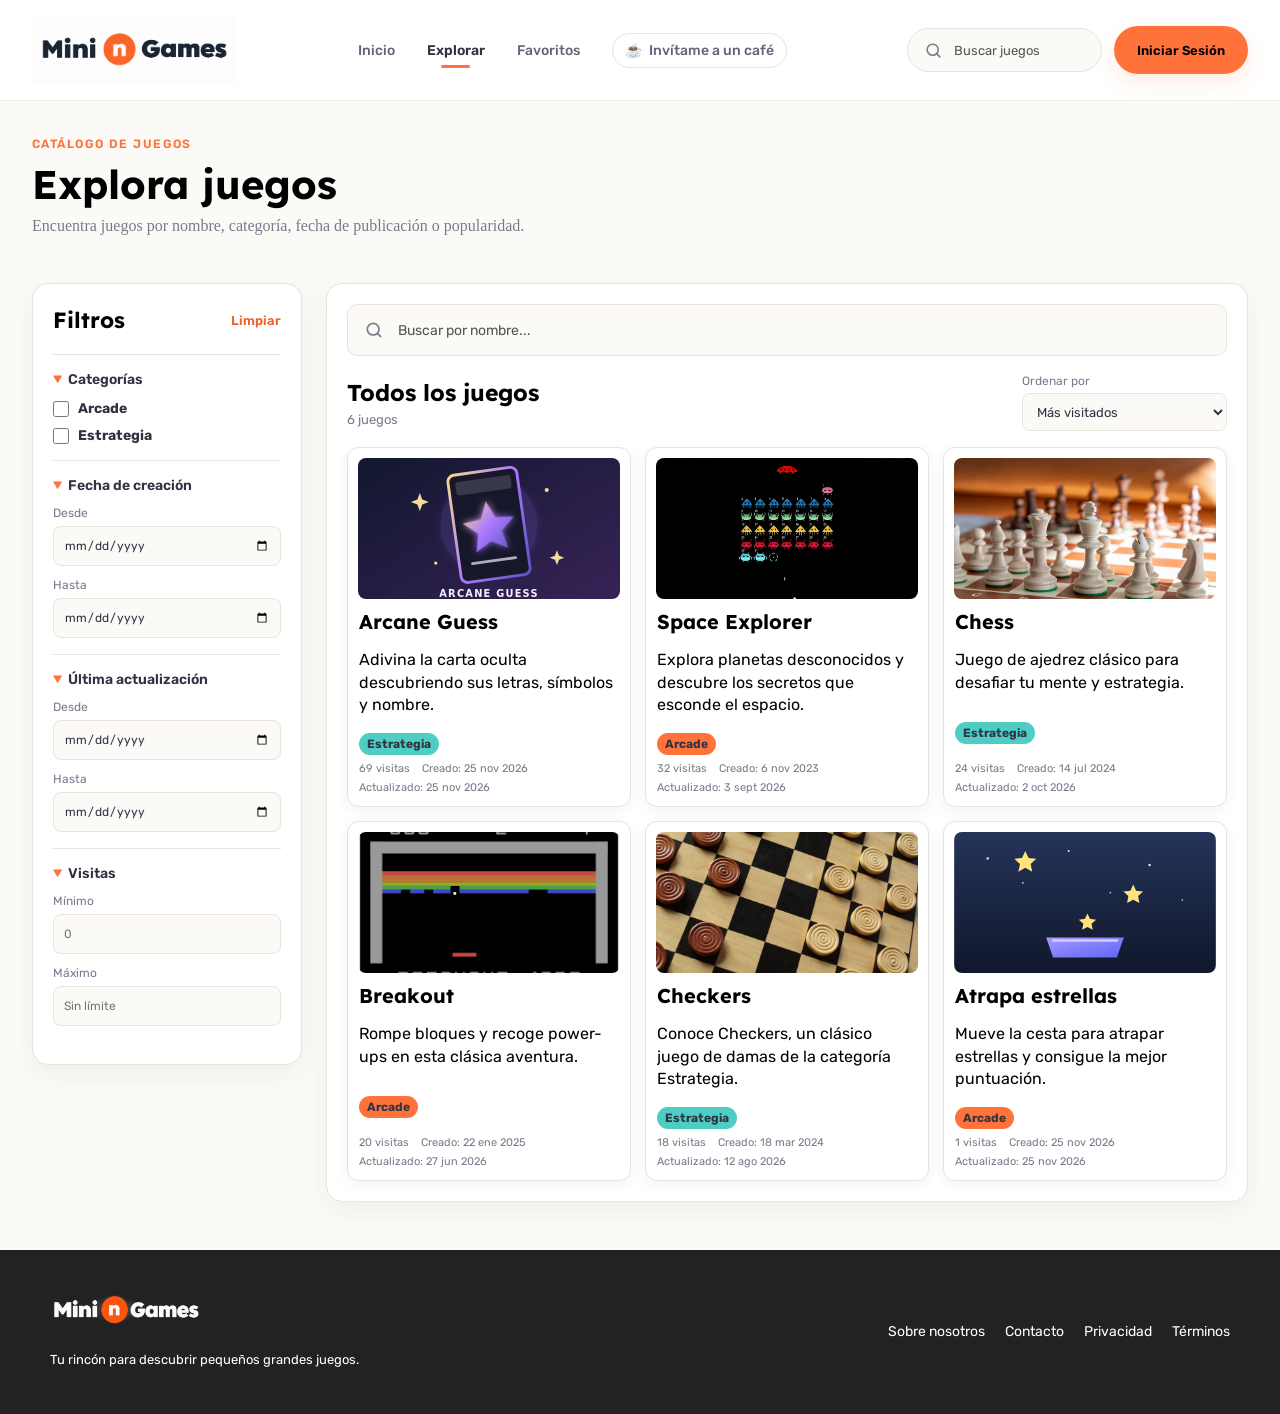
<file: html/gameBrowser.html>
<!doctype html>
<html lang="es">
  <head>
    <meta charset="UTF-8" />
    <meta name="viewport" content="width=device-width, initial-scale=1.0" />
    <meta
      name="description"
      content="Explora el catálogo de Mini N Games, busca juegos por nombre y filtra por categoría, fecha o visitas."
    />
    <title>Catálogo de juegos | Mini N Games</title>
    <link rel="stylesheet" href="../CSS/fonts.css" />
    <link rel="stylesheet" href="../CSS/colors.css" />
    <link rel="stylesheet" href="../CSS/spacing.css" />
    <link rel="stylesheet" href="../CSS/index.css" />
    <link rel="stylesheet" href="../CSS/gameBrowser.css" />
  </head>

  <body class="primary-background">
    <header class="site-header highlight-background">
      <div class="header-content">
        <a
          href="../index.html"
          class="logo-link"
          aria-label="Mini N Games - Inicio"
        >
          <img src="../img/logo/whiteLogo.png" alt="Mini N Games" class="logo" />
        </a>

        <nav class="primary-nav" aria-label="Navegación principal">
          <a href="../index.html">Inicio</a>
          <a href="./gameBrowser.html" class="active" aria-current="page"
            >Explorar</a
          >
          <a href="./favoritos.html">Favoritos</a>
          <a href="./cafe.html" class="coffee-button">
            <span aria-hidden="true">☕</span> Invítame a un café
          </a>
        </nav>

        <div class="header-actions">
          <form
            class="header-search"
            role="search"
            id="game-search-form"
            action="./gameBrowser.html"
            method="get"
          >
            <label class="search-icon-label" for="game-search">
              <svg
                class="search-icon"
                xmlns="http://www.w3.org/2000/svg"
                width="19"
                height="19"
                viewBox="0 0 24 24"
                fill="none"
                stroke="currentColor"
                stroke-width="2"
                stroke-linecap="round"
                stroke-linejoin="round"
                aria-hidden="true"
              >
                <circle cx="11" cy="11" r="7"></circle>
                <path d="m20 20-4-4"></path>
              </svg>
            </label>
            <input
              id="game-search"
              type="search"
              name="q"
              placeholder="Buscar juegos"
              aria-label="Buscar juegos por nombre o descripción"
            />
          </form>
          <a href="./account.html" class="account-button">Iniciar Sesión</a>
        </div>
      </div>
    </header>

    <main class="game-browser">
      <section class="browser-intro" aria-labelledby="browser-title">
        <p class="browser-eyebrow">CATÁLOGO DE JUEGOS</p>
        <h1 id="browser-title" class="title">Explora juegos</h1>
        <p>Encuentra juegos por nombre, categoría, fecha de publicación o popularidad.</p>
      </section>

      <div class="browser-layout">
        <aside class="browser-filters" aria-labelledby="filters-title">
          <div class="filter-heading">
            <h2 id="filters-title" class="subtitle">Filtros</h2>
            <button class="filter-reset" id="reset-filters" type="button">
              Limpiar
            </button>
          </div>

          <form id="game-filters">
            <details class="filter-group category-filter" open>
              <summary>Categorías</summary>
              <div id="category-options" class="category-options">
                <p class="filter-hint" role="status">Cargando categorías...</p>
              </div>
            </details>

            <details class="filter-group" open>
              <summary>Fecha de creación</summary>
              <label class="filter-field">
                Desde
                <input type="date" name="createdFrom" />
              </label>
              <label class="filter-field">
                Hasta
                <input type="date" name="createdTo" />
              </label>
            </details>

            <details class="filter-group" open>
              <summary>Última actualización</summary>
              <label class="filter-field">
                Desde
                <input type="date" name="updatedFrom" />
              </label>
              <label class="filter-field">
                Hasta
                <input type="date" name="updatedTo" />
              </label>
            </details>

            <details class="filter-group" open>
              <summary>Visitas</summary>
              <label class="filter-field">
                Mínimo
                <input
                  type="number"
                  name="visitsMin"
                  min="0"
                  step="1"
                  inputmode="numeric"
                  placeholder="0"
                />
              </label>
              <label class="filter-field">
                Máximo
                <input
                  type="number"
                  name="visitsMax"
                  min="0"
                  step="1"
                  inputmode="numeric"
                  placeholder="Sin límite"
                />
              </label>
            </details>
          </form>
        </aside>

        <section class="browser-results" aria-labelledby="results-title">
          <form class="browser-search" role="search" id="browser-search-form">
            <svg
              class="search-icon"
              xmlns="http://www.w3.org/2000/svg"
              width="20"
              height="20"
              viewBox="0 0 24 24"
              fill="none"
              stroke="currentColor"
              stroke-width="2"
              stroke-linecap="round"
              stroke-linejoin="round"
              aria-hidden="true"
            >
              <circle cx="11" cy="11" r="7"></circle>
              <path d="m20 20-4-4"></path>
            </svg>
            <input
              id="browser-search"
              type="search"
              placeholder="Buscar por nombre..."
              aria-label="Buscar juegos por nombre"
            />
          </form>

          <div class="results-toolbar">
            <div>
              <h2 id="results-title" class="subtitle">Todos los juegos</h2>
              <p id="results-count" class="results-count" aria-live="polite">
                Cargando juegos...
              </p>
            </div>
            <label class="sort-control">
              Ordenar por
              <select id="sort-games" name="sort">
                <option value="popular">Más visitados</option>
                <option value="recent">Más recientes</option>
                <option value="updated">Actualizados recientemente</option>
                <option value="title">Nombre</option>
              </select>
            </label>
          </div>

          <div id="games-list" class="browser-games" aria-live="polite">
            <p class="cuerpo" role="status">Cargando juegos...</p>
          </div>
        </section>
      </div>
    </main>

    <footer class="site-footer">
      <div class="footer-content">
        <div>
          <a
            href="../index.html"
            class="logo-link"
            aria-label="Mini N Games - Inicio"
          >
            <img
              src="../img/logo/TransparentBlackLogo.png"
              alt="Mini N Games"
              class="logo"
              style="width: 150px; height: auto"
            />
          </a>
          <p class="leyenda">
            Tu rincón para descubrir pequeños grandes juegos.
          </p>
        </div>
        <div class="footer-links">
          <a href="./sobre-nosotros.html">Sobre nosotros</a>
          <a href="./contacto.html">Contacto</a>
          <a href="./privacidad.html">Privacidad</a>
          <a href="./terminos.html">Términos</a>
        </div>
      </div>
    </footer>

    <script src="../js/paths.js"></script>
    <script src="../js/nav-search.js"></script>
    <script src="../js/accounts.js"></script>
    <script src="../js/category-colors.js"></script>
    <script src="../js/gameBrowser.js"></script>
  </body>
</html>
</file>
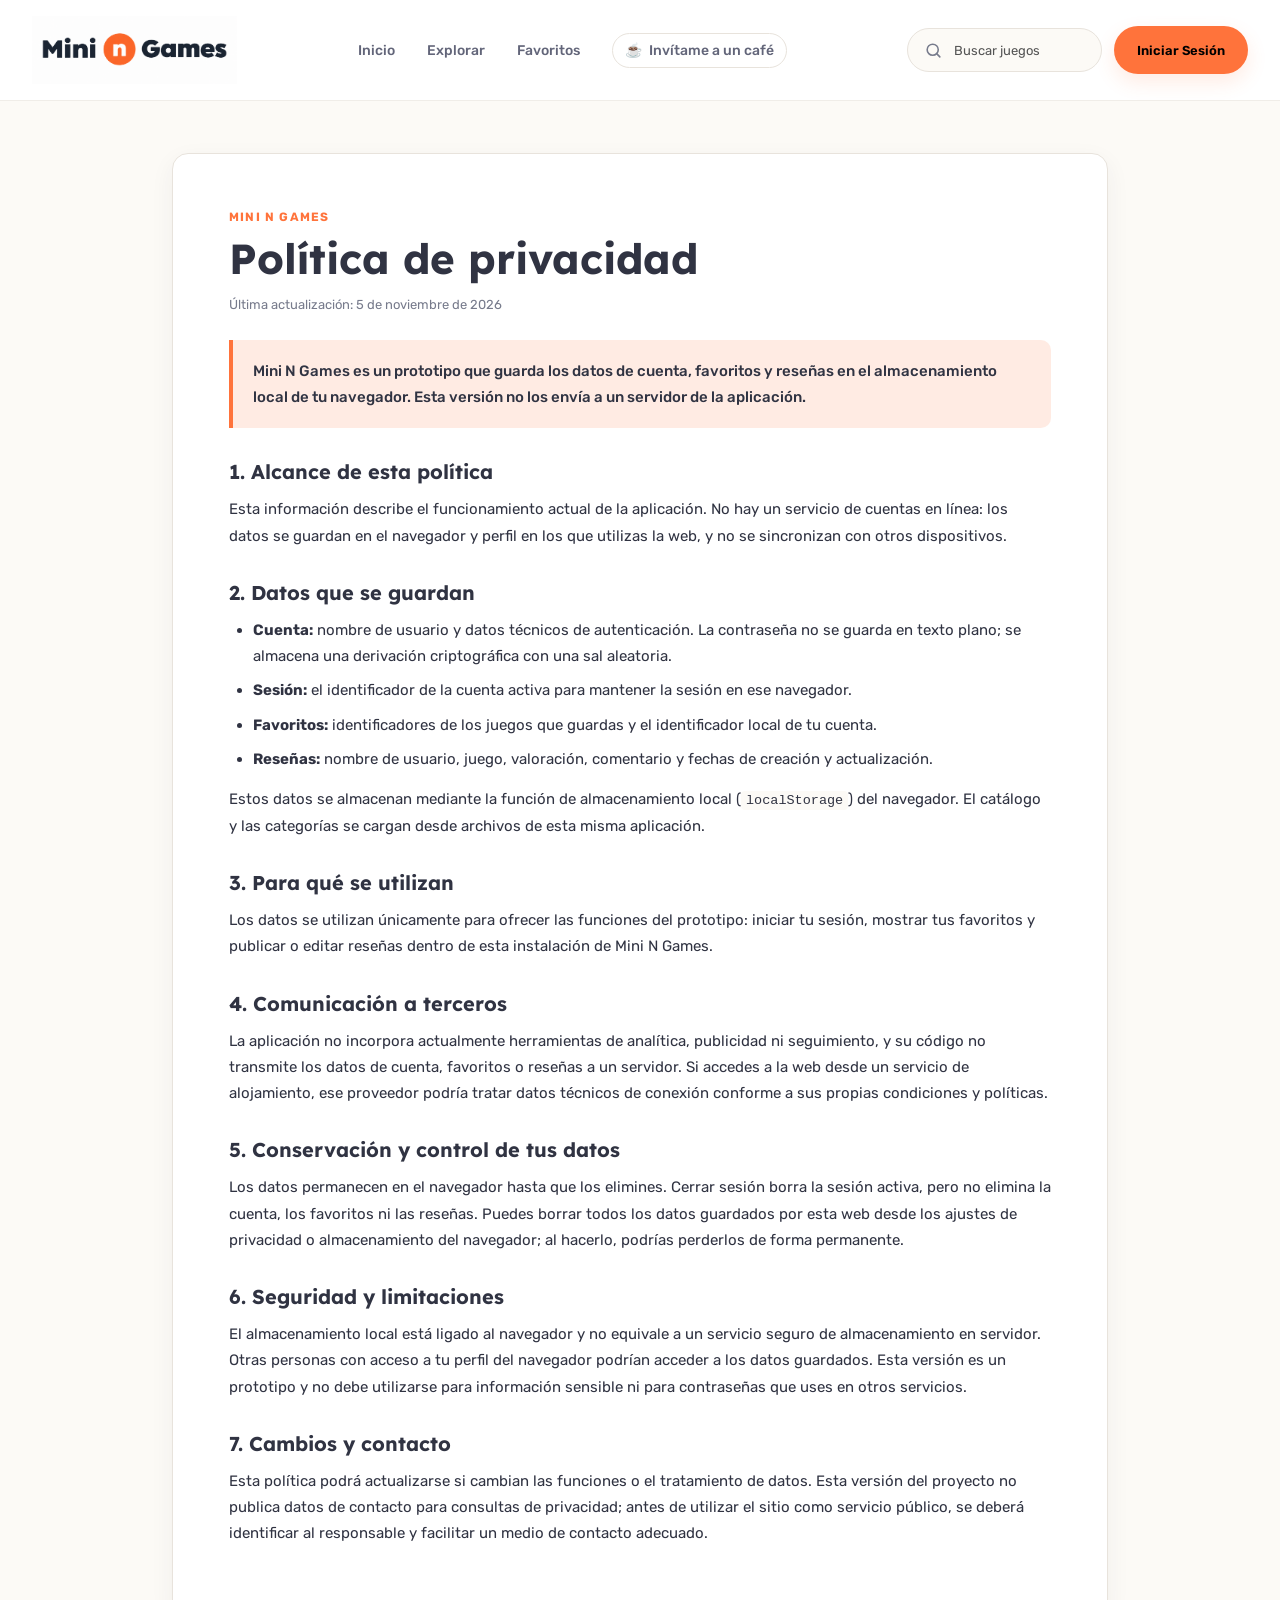
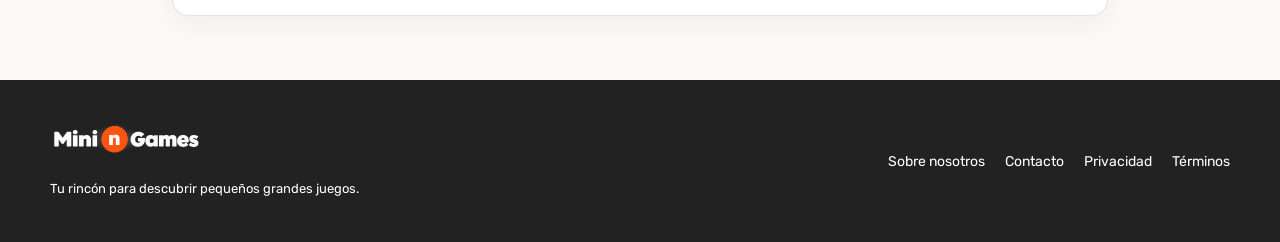
<file: html/privacidad.html>
<!doctype html>
<html lang="es">
  <head>
    <meta charset="UTF-8" />
    <meta name="viewport" content="width=device-width, initial-scale=1.0" />
    <meta
      name="description"
      content="Información sobre los datos que Mini N Games guarda en este navegador y cómo puedes gestionarlos."
    />
    <title>Privacidad | Mini N Games</title>
    <link rel="stylesheet" href="../CSS/fonts.css" />
    <link rel="stylesheet" href="../CSS/colors.css" />
    <link rel="stylesheet" href="../CSS/spacing.css" />
    <link rel="stylesheet" href="../CSS/index.css" />
    <link rel="stylesheet" href="../CSS/privacy.css" />
  </head>

  <body class="primary-background">
    <header class="site-header highlight-background">
      <div class="header-content">
        <a
          href="../index.html"
          class="logo-link"
          aria-label="Mini N Games - Inicio"
        >
          <img src="../img/logo/whiteLogo.png" alt="Mini N Games" class="logo" />
        </a>

        <nav class="primary-nav" aria-label="Navegación principal">
          <a href="../index.html">Inicio</a>
          <a href="./gameBrowser.html">Explorar</a>
          <a href="./favoritos.html">Favoritos</a>
          <a href="./cafe.html" class="coffee-button">
            <span aria-hidden="true">☕</span> Invítame a un café
          </a>
        </nav>

        <div class="header-actions">
          <form
            class="header-search"
            role="search"
            action="./gameBrowser.html"
            method="get"
          >
            <label class="search-icon-label" for="header-search-input">
              <svg
                class="search-icon"
                xmlns="http://www.w3.org/2000/svg"
                width="19"
                height="19"
                viewBox="0 0 24 24"
                fill="none"
                stroke="currentColor"
                stroke-width="2"
                stroke-linecap="round"
                stroke-linejoin="round"
                aria-hidden="true"
              >
                <circle cx="11" cy="11" r="7"></circle>
                <path d="m20 20-4-4"></path>
              </svg>
            </label>
            <input
              id="header-search-input"
              type="search"
              name="q"
              placeholder="Buscar juegos"
              aria-label="Buscar juegos"
            />
          </form>
          <a href="./account.html" class="account-button">Iniciar Sesión</a>
        </div>
      </div>
    </header>

    <main class="privacy-page">
      <article class="privacy-card" aria-labelledby="privacy-title">
        <p class="privacy-eyebrow">MINI N GAMES</p>
        <h1 id="privacy-title" class="title">Política de privacidad</h1>
        <p class="privacy-updated">Última actualización: 5 de noviembre de 2026</p>

        <div class="privacy-summary">
          <p>
            Mini N Games es un prototipo que guarda los datos de cuenta,
            favoritos y reseñas en el almacenamiento local de tu navegador.
            Esta versión no los envía a un servidor de la aplicación.
          </p>
        </div>

        <section class="privacy-section" aria-labelledby="scope-title">
          <h2 id="scope-title">1. Alcance de esta política</h2>
          <p>
            Esta información describe el funcionamiento actual de la aplicación.
            No hay un servicio de cuentas en línea: los datos se guardan en el
            navegador y perfil en los que utilizas la web, y no se sincronizan
            con otros dispositivos.
          </p>
        </section>

        <section class="privacy-section" aria-labelledby="data-title">
          <h2 id="data-title">2. Datos que se guardan</h2>
          <ul>
            <li>
              <strong>Cuenta:</strong> nombre de usuario y datos técnicos de
              autenticación. La contraseña no se guarda en texto plano; se
              almacena una derivación criptográfica con una sal aleatoria.
            </li>
            <li>
              <strong>Sesión:</strong> el identificador de la cuenta activa para
              mantener la sesión en ese navegador.
            </li>
            <li>
              <strong>Favoritos:</strong> identificadores de los juegos que
              guardas y el identificador local de tu cuenta.
            </li>
            <li>
              <strong>Reseñas:</strong> nombre de usuario, juego, valoración,
              comentario y fechas de creación y actualización.
            </li>
          </ul>
          <p>
            Estos datos se almacenan mediante la función de almacenamiento local
            (<code>localStorage</code>) del navegador. El catálogo y las
            categorías se cargan desde archivos de esta misma aplicación.
          </p>
        </section>

        <section class="privacy-section" aria-labelledby="purpose-title">
          <h2 id="purpose-title">3. Para qué se utilizan</h2>
          <p>
            Los datos se utilizan únicamente para ofrecer las funciones del
            prototipo: iniciar tu sesión, mostrar tus favoritos y publicar o
            editar reseñas dentro de esta instalación de Mini N Games.
          </p>
        </section>

        <section class="privacy-section" aria-labelledby="sharing-title">
          <h2 id="sharing-title">4. Comunicación a terceros</h2>
          <p>
            La aplicación no incorpora actualmente herramientas de analítica,
            publicidad ni seguimiento, y su código no transmite los datos de
            cuenta, favoritos o reseñas a un servidor. Si accedes a la web desde
            un servicio de alojamiento, ese proveedor podría tratar datos
            técnicos de conexión conforme a sus propias condiciones y políticas.
          </p>
        </section>

        <section class="privacy-section" aria-labelledby="retention-title">
          <h2 id="retention-title">5. Conservación y control de tus datos</h2>
          <p>
            Los datos permanecen en el navegador hasta que los elimines. Cerrar
            sesión borra la sesión activa, pero no elimina la cuenta, los
            favoritos ni las reseñas. Puedes borrar todos los datos guardados
            por esta web desde los ajustes de privacidad o almacenamiento del
            navegador; al hacerlo, podrías perderlos de forma permanente.
          </p>
        </section>

        <section class="privacy-section" aria-labelledby="security-title">
          <h2 id="security-title">6. Seguridad y limitaciones</h2>
          <p>
            El almacenamiento local está ligado al navegador y no equivale a un
            servicio seguro de almacenamiento en servidor. Otras personas con
            acceso a tu perfil del navegador podrían acceder a los datos
            guardados. Esta versión es un prototipo y no debe utilizarse para
            información sensible ni para contraseñas que uses en otros servicios.
          </p>
        </section>

        <section class="privacy-section" aria-labelledby="changes-title">
          <h2 id="changes-title">7. Cambios y contacto</h2>
          <p>
            Esta política podrá actualizarse si cambian las funciones o el
            tratamiento de datos. Esta versión del proyecto no publica datos de
            contacto para consultas de privacidad; antes de utilizar el sitio
            como servicio público, se deberá identificar al responsable y
            facilitar un medio de contacto adecuado.
          </p>
        </section>
      </article>
    </main>

    <footer class="site-footer">
      <div class="footer-content">
        <div>
          <a
            href="../index.html"
            class="logo-link"
            aria-label="Mini N Games - Inicio"
          >
            <img
              src="../img/logo/TransparentBlackLogo.png"
              alt="Mini N Games"
              class="logo"
              style="width: 150px; height: auto"
            />
          </a>
          <p class="leyenda">
            Tu rincón para descubrir pequeños grandes juegos.
          </p>
        </div>
        <nav class="footer-links" aria-label="Enlaces del pie de página">
          <a href="./sobre-nosotros.html">Sobre nosotros</a>
          <a href="./contacto.html">Contacto</a>
          <a href="./privacidad.html" aria-current="page">Privacidad</a>
          <a href="./terminos.html">Términos</a>
        </nav>
      </div>
    </footer>

    <script src="../js/paths.js"></script>
    <script src="../js/nav-search.js"></script>
    <script src="../js/accounts.js"></script>
  </body>
</html>
</file>
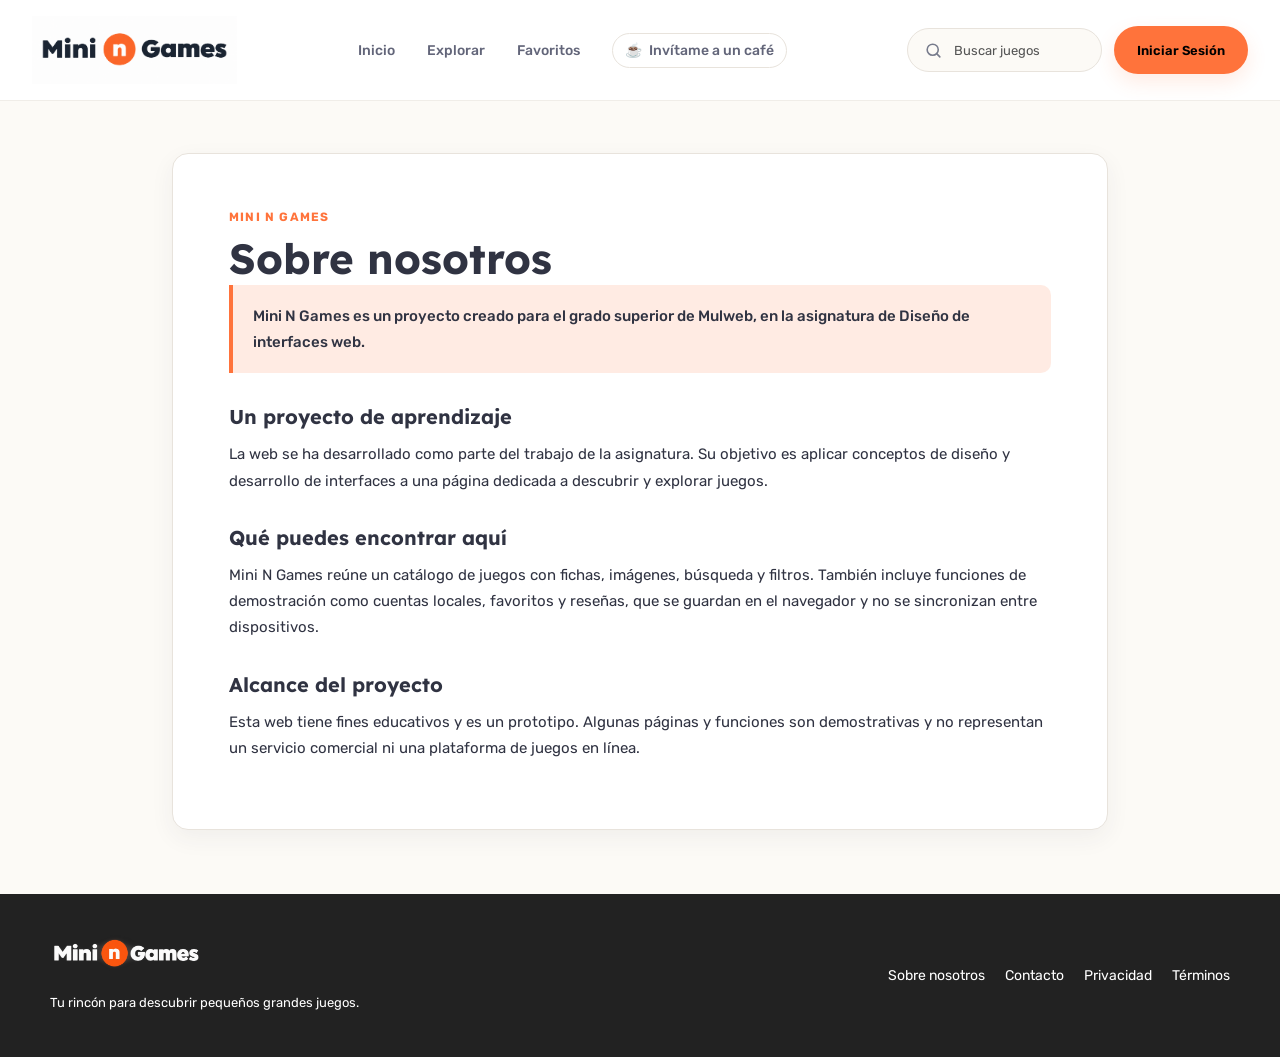
<file: html/sobre-nosotros.html>
<!doctype html>
<html lang="es">
  <head>
    <meta charset="UTF-8" />
    <meta name="viewport" content="width=device-width, initial-scale=1.0" />
    <meta
      name="description"
      content="Conoce Mini N Games, un proyecto del grado superior de Mulweb para la asignatura de Diseño de interfaces web."
    />
    <title>Sobre nosotros | Mini N Games</title>
    <link rel="stylesheet" href="../CSS/fonts.css" />
    <link rel="stylesheet" href="../CSS/colors.css" />
    <link rel="stylesheet" href="../CSS/spacing.css" />
    <link rel="stylesheet" href="../CSS/index.css" />
    <link rel="stylesheet" href="../CSS/privacy.css" />
  </head>

  <body class="primary-background">
    <header class="site-header highlight-background">
      <div class="header-content">
        <a
          href="../index.html"
          class="logo-link"
          aria-label="Mini N Games - Inicio"
        >
          <img src="../img/logo/whiteLogo.png" alt="Mini N Games" class="logo" />
        </a>

        <nav class="primary-nav" aria-label="Navegación principal">
          <a href="../index.html">Inicio</a>
          <a href="./gameBrowser.html">Explorar</a>
          <a href="./favoritos.html">Favoritos</a>
          <a href="./cafe.html" class="coffee-button">
            <span aria-hidden="true">☕</span> Invítame a un café
          </a>
        </nav>

        <div class="header-actions">
          <form
            class="header-search"
            role="search"
            action="./gameBrowser.html"
            method="get"
          >
            <label class="search-icon-label" for="header-search-input">
              <svg
                class="search-icon"
                xmlns="http://www.w3.org/2000/svg"
                width="19"
                height="19"
                viewBox="0 0 24 24"
                fill="none"
                stroke="currentColor"
                stroke-width="2"
                stroke-linecap="round"
                stroke-linejoin="round"
                aria-hidden="true"
              >
                <circle cx="11" cy="11" r="7"></circle>
                <path d="m20 20-4-4"></path>
              </svg>
            </label>
            <input
              id="header-search-input"
              type="search"
              name="q"
              placeholder="Buscar juegos"
              aria-label="Buscar juegos"
            />
          </form>
          <a href="./account.html" class="account-button">Iniciar Sesión</a>
        </div>
      </div>
    </header>

    <main class="privacy-page">
      <article class="privacy-card" aria-labelledby="about-title">
        <p class="privacy-eyebrow">MINI N GAMES</p>
        <h1 id="about-title" class="title">Sobre nosotros</h1>

        <div class="privacy-summary">
          <p>
            Mini N Games es un proyecto creado para el grado superior de Mulweb,
            en la asignatura de Diseño de interfaces web.
          </p>
        </div>

        <section class="privacy-section" aria-labelledby="project-title">
          <h2 id="project-title">Un proyecto de aprendizaje</h2>
          <p>
            La web se ha desarrollado como parte del trabajo de la asignatura.
            Su objetivo es aplicar conceptos de diseño y desarrollo de
            interfaces a una página dedicada a descubrir y explorar juegos.
          </p>
        </section>

        <section class="privacy-section" aria-labelledby="site-title">
          <h2 id="site-title">Qué puedes encontrar aquí</h2>
          <p>
            Mini N Games reúne un catálogo de juegos con fichas, imágenes,
            búsqueda y filtros. También incluye funciones de demostración como
            cuentas locales, favoritos y reseñas, que se guardan en el navegador
            y no se sincronizan entre dispositivos.
          </p>
        </section>

        <section class="privacy-section" aria-labelledby="scope-title">
          <h2 id="scope-title">Alcance del proyecto</h2>
          <p>
            Esta web tiene fines educativos y es un prototipo. Algunas páginas
            y funciones son demostrativas y no representan un servicio
            comercial ni una plataforma de juegos en línea.
          </p>
        </section>
      </article>
    </main>

    <footer class="site-footer">
      <div class="footer-content">
        <div>
          <a
            href="../index.html"
            class="logo-link"
            aria-label="Mini N Games - Inicio"
          >
            <img
              src="../img/logo/TransparentBlackLogo.png"
              alt="Mini N Games"
              class="logo"
              style="width: 150px; height: auto"
            />
          </a>
          <p class="leyenda">
            Tu rincón para descubrir pequeños grandes juegos.
          </p>
        </div>
        <nav class="footer-links" aria-label="Enlaces del pie de página">
          <a href="./sobre-nosotros.html" aria-current="page">Sobre nosotros</a>
          <a href="./contacto.html">Contacto</a>
          <a href="./privacidad.html">Privacidad</a>
          <a href="./terminos.html">Términos</a>
        </nav>
      </div>
    </footer>

    <script src="../js/paths.js"></script>
    <script src="../js/nav-search.js"></script>
    <script src="../js/accounts.js"></script>
  </body>
</html>
</file>
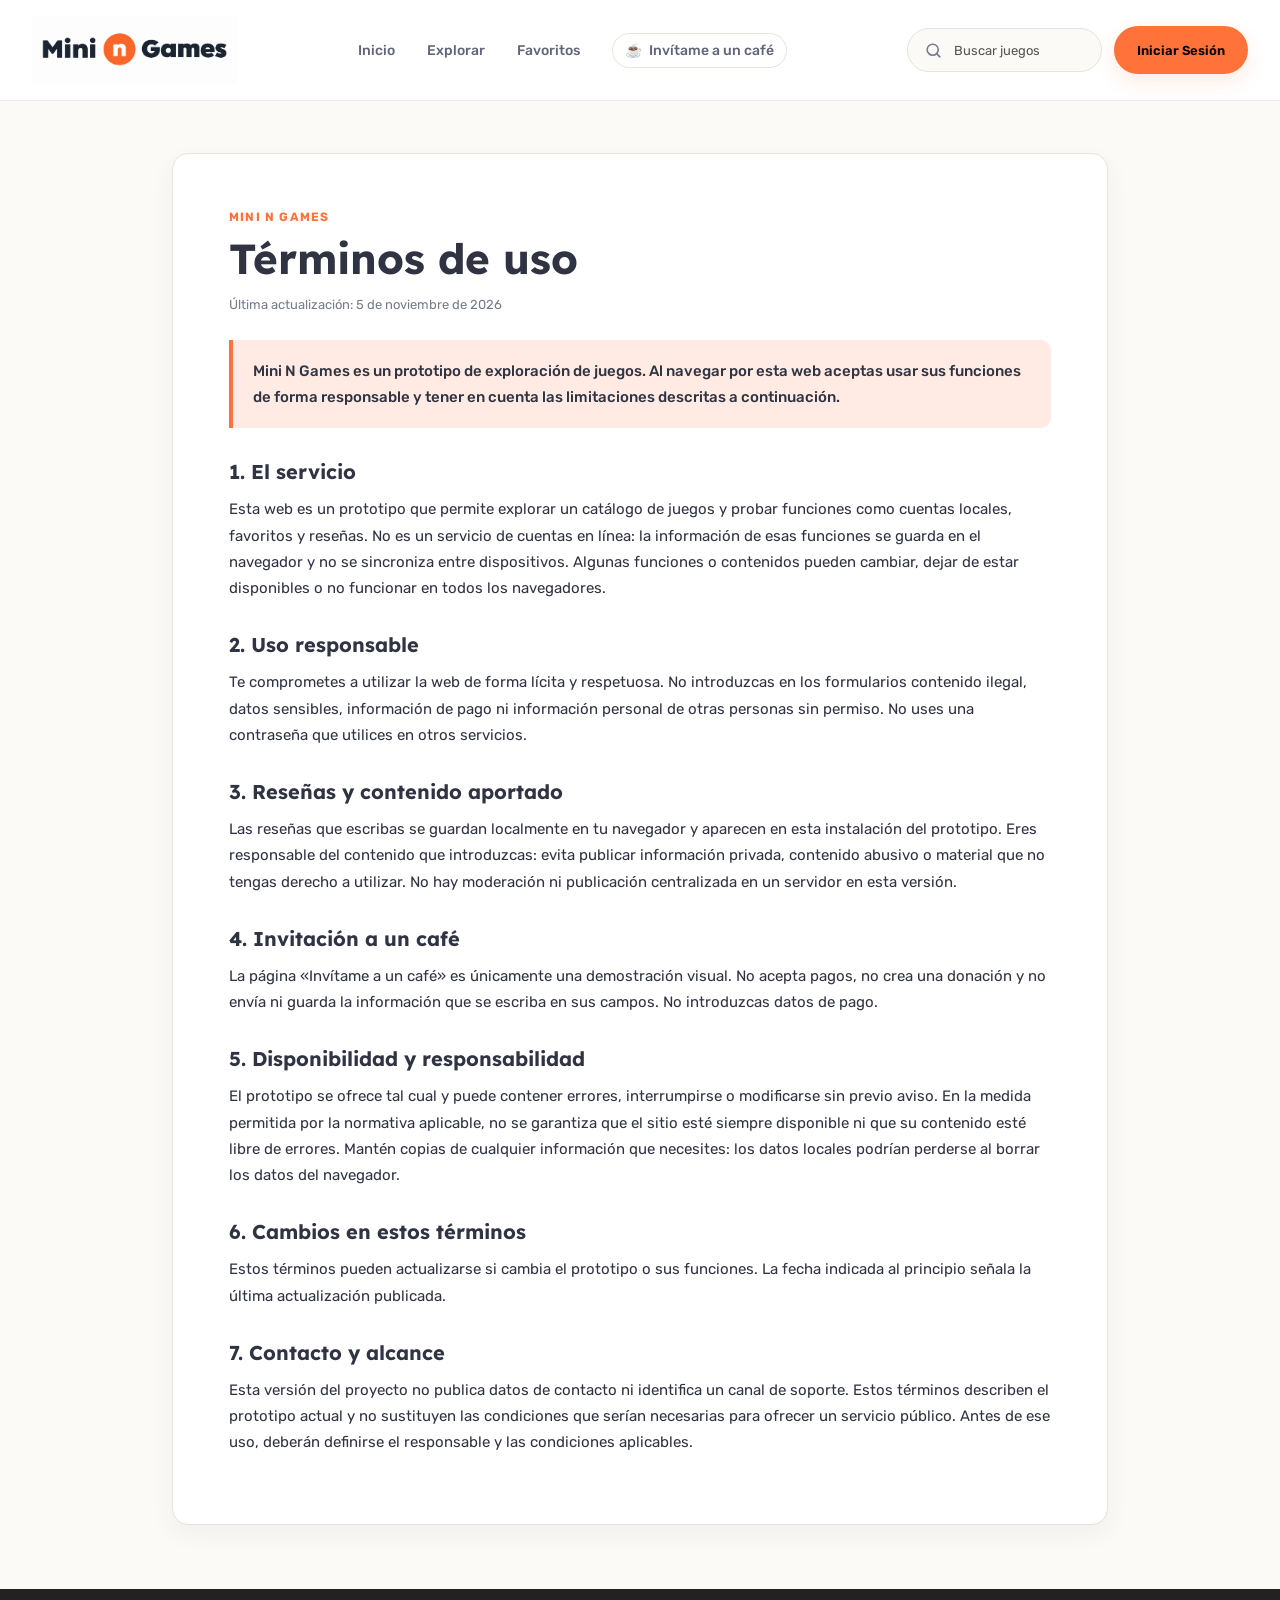
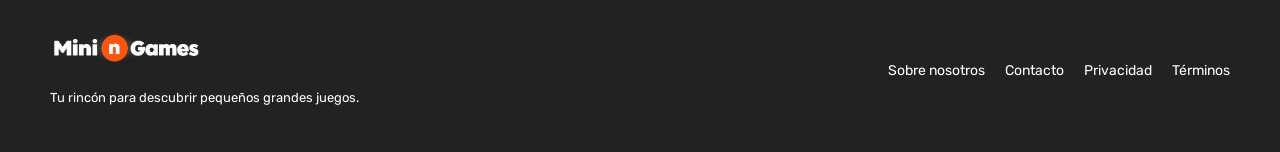
<file: html/terminos.html>
<!doctype html>
<html lang="es">
  <head>
    <meta charset="UTF-8" />
    <meta name="viewport" content="width=device-width, initial-scale=1.0" />
    <meta
      name="description"
      content="Condiciones de uso de Mini N Games, un prototipo local para descubrir juegos."
    />
    <title>Términos de uso | Mini N Games</title>
    <link rel="stylesheet" href="../CSS/fonts.css" />
    <link rel="stylesheet" href="../CSS/colors.css" />
    <link rel="stylesheet" href="../CSS/spacing.css" />
    <link rel="stylesheet" href="../CSS/index.css" />
    <link rel="stylesheet" href="../CSS/privacy.css" />
  </head>

  <body class="primary-background">
    <header class="site-header highlight-background">
      <div class="header-content">
        <a
          href="../index.html"
          class="logo-link"
          aria-label="Mini N Games - Inicio"
        >
          <img src="../img/logo/whiteLogo.png" alt="Mini N Games" class="logo" />
        </a>

        <nav class="primary-nav" aria-label="Navegación principal">
          <a href="../index.html">Inicio</a>
          <a href="./gameBrowser.html">Explorar</a>
          <a href="./favoritos.html">Favoritos</a>
          <a href="./cafe.html" class="coffee-button">
            <span aria-hidden="true">☕</span> Invítame a un café
          </a>
        </nav>

        <div class="header-actions">
          <form
            class="header-search"
            role="search"
            action="./gameBrowser.html"
            method="get"
          >
            <label class="search-icon-label" for="header-search-input">
              <svg
                class="search-icon"
                xmlns="http://www.w3.org/2000/svg"
                width="19"
                height="19"
                viewBox="0 0 24 24"
                fill="none"
                stroke="currentColor"
                stroke-width="2"
                stroke-linecap="round"
                stroke-linejoin="round"
                aria-hidden="true"
              >
                <circle cx="11" cy="11" r="7"></circle>
                <path d="m20 20-4-4"></path>
              </svg>
            </label>
            <input
              id="header-search-input"
              type="search"
              name="q"
              placeholder="Buscar juegos"
              aria-label="Buscar juegos"
            />
          </form>
          <a href="./account.html" class="account-button">Iniciar Sesión</a>
        </div>
      </div>
    </header>

    <main class="privacy-page">
      <article class="privacy-card" aria-labelledby="terms-title">
        <p class="privacy-eyebrow">MINI N GAMES</p>
        <h1 id="terms-title" class="title">Términos de uso</h1>
        <p class="privacy-updated">Última actualización: 5 de noviembre de 2026</p>

        <div class="privacy-summary">
          <p>
            Mini N Games es un prototipo de exploración de juegos. Al navegar
            por esta web aceptas usar sus funciones de forma responsable y
            tener en cuenta las limitaciones descritas a continuación.
          </p>
        </div>

        <section class="privacy-section" aria-labelledby="service-title">
          <h2 id="service-title">1. El servicio</h2>
          <p>
            Esta web es un prototipo que permite explorar un catálogo de juegos
            y probar funciones como cuentas locales, favoritos y reseñas. No es
            un servicio de cuentas en línea: la información de esas funciones
            se guarda en el navegador y no se sincroniza entre dispositivos.
            Algunas funciones o contenidos pueden cambiar, dejar de estar
            disponibles o no funcionar en todos los navegadores.
          </p>
        </section>

        <section class="privacy-section" aria-labelledby="responsibility-title">
          <h2 id="responsibility-title">2. Uso responsable</h2>
          <p>
            Te comprometes a utilizar la web de forma lícita y respetuosa. No
            introduzcas en los formularios contenido ilegal, datos sensibles,
            información de pago ni información personal de otras personas sin
            permiso. No uses una contraseña que utilices en otros servicios.
          </p>
        </section>

        <section class="privacy-section" aria-labelledby="content-title">
          <h2 id="content-title">3. Reseñas y contenido aportado</h2>
          <p>
            Las reseñas que escribas se guardan localmente en tu navegador y
            aparecen en esta instalación del prototipo. Eres responsable del
            contenido que introduzcas: evita publicar información privada,
            contenido abusivo o material que no tengas derecho a utilizar. No
            hay moderación ni publicación centralizada en un servidor en esta
            versión.
          </p>
        </section>

        <section class="privacy-section" aria-labelledby="coffee-title">
          <h2 id="coffee-title">4. Invitación a un café</h2>
          <p>
            La página «Invítame a un café» es únicamente una demostración
            visual. No acepta pagos, no crea una donación y no envía ni guarda
            la información que se escriba en sus campos. No introduzcas datos
            de pago.
          </p>
        </section>

        <section class="privacy-section" aria-labelledby="availability-title">
          <h2 id="availability-title">5. Disponibilidad y responsabilidad</h2>
          <p>
            El prototipo se ofrece tal cual y puede contener errores,
            interrumpirse o modificarse sin previo aviso. En la medida
            permitida por la normativa aplicable, no se garantiza que el sitio
            esté siempre disponible ni que su contenido esté libre de errores.
            Mantén copias de cualquier información que necesites: los datos
            locales podrían perderse al borrar los datos del navegador.
          </p>
        </section>

        <section class="privacy-section" aria-labelledby="updates-title">
          <h2 id="updates-title">6. Cambios en estos términos</h2>
          <p>
            Estos términos pueden actualizarse si cambia el prototipo o sus
            funciones. La fecha indicada al principio señala la última
            actualización publicada.
          </p>
        </section>

        <section class="privacy-section" aria-labelledby="contact-title">
          <h2 id="contact-title">7. Contacto y alcance</h2>
          <p>
            Esta versión del proyecto no publica datos de contacto ni identifica
            un canal de soporte. Estos términos describen el prototipo actual y
            no sustituyen las condiciones que serían necesarias para ofrecer un
            servicio público. Antes de ese uso, deberán definirse el responsable
            y las condiciones aplicables.
          </p>
        </section>
      </article>
    </main>

    <footer class="site-footer">
      <div class="footer-content">
        <div>
          <a
            href="../index.html"
            class="logo-link"
            aria-label="Mini N Games - Inicio"
          >
            <img
              src="../img/logo/TransparentBlackLogo.png"
              alt="Mini N Games"
              class="logo"
              style="width: 150px; height: auto"
            />
          </a>
          <p class="leyenda">
            Tu rincón para descubrir pequeños grandes juegos.
          </p>
        </div>
        <nav class="footer-links" aria-label="Enlaces del pie de página">
          <a href="./sobre-nosotros.html">Sobre nosotros</a>
          <a href="./contacto.html">Contacto</a>
          <a href="./privacidad.html">Privacidad</a>
          <a href="./terminos.html" aria-current="page">Términos</a>
        </nav>
      </div>
    </footer>

    <script src="../js/paths.js"></script>
    <script src="../js/nav-search.js"></script>
    <script src="../js/accounts.js"></script>
  </body>
</html>
</file>
<file: CSS/fonts.css>
@font-face {
  font-family: "Lexend Deca";
  src: url("./fuentes/Lexend_Deca/LexendDeca-VariableFont_wght.ttf")
    format("truetype");
  font-weight: 100 900;
  font-style: normal;
  font-display: swap;
}

@font-face {
  font-family: "Rubik";
  src: url("./fuentes/Rubik/Rubik-VariableFont_wght.ttf") format("truetype");
  font-weight: 300 900;
  font-style: normal;
  font-display: swap;
}

.logo-link,
.primary-nav a,
.account-button,
.hero-button,
.section-header a,
.footer-links a {
  text-decoration: none;
}

.primary-nav a,
.header-search input,
.account-button,
.hero-button,
.advertisement,
.intro-text,
.section-header a,
.game-category,
.footer-links a,
.carousel-details p,
.carousel-meta span,
.carousel-meta .carousel-category-link {
  font-family: "Rubik", sans-serif;
}

.primary-nav a {
  font-size: 14px;
  font-weight: 500;
  white-space: nowrap;
}

.primary-nav a.active {
  font-weight: 600;
}

.header-search input,
.account-button {
  font-size: 13px;
}

.account-button {
  font-weight: 600;
  white-space: nowrap;
}

.hero-button {
  font-size: 14px;
  font-weight: 500;
}

.advertisement span {
  font-size: 13px;
}

.intro-text {
  font-size: 15px;
}

.section-header a,
.footer-links a {
  font-size: 14px;
}

.game-info p {
  line-height: 1.4;
}

.game-category {
  font-size: 12px;
}

.featured-label {
  font-family: "Rubik", sans-serif;
  font-size: 11px;
  font-weight: 600;
  letter-spacing: 0.08em;
}

.carousel-main-overlay h2 {
  font-size: clamp(23px, 2.4vw, 34px);
  line-height: 1.12;
}

.carousel-details h2 {
  font-family: "Lexend Deca", sans-serif;
  font-size: 18px;
  line-height: 1.25;
}

.carousel-details p {
  font-size: 13px;
  line-height: 1.45;
}

.carousel-meta span,
.carousel-meta .carousel-category-link {
  font-size: 11px;
}

.carousel-arrow {
  font-size: 21px;
}

@media (max-width: 760px) {
  .primary-nav a {
    font-size: 13px;
  }

  .hero-content .cuerpo {
    font-size: 14px;
  }

  .carousel-main-overlay h2 {
    font-size: 24px;
  }

  .carousel-details h2 {
    font-size: 16px;
  }

  .carousel-details p {
    font-size: 12px;
  }

  .carousel-arrow {
    font-size: 17px;
  }
}

@media (max-width: 600px) {
  .account-button {
    font-size: 12px;
  }
}

.title {
  font-family: "Lexend Deca", sans-serif;
  font-size: 40px;
}
.subtitle {
  font-family: "Lexend Deca", sans-serif;
  font-size: 28px;
}
.highlight {
  font-family: "Lexend Deca", sans-serif;
  font-size: 20px;
}

.cuerpo {
  font-family: "Rubik", sans-serif;
  font-size: 16px;
}

.leyenda {
  font-family: "Rubik", sans-serif;
  font-size: 13px;
}
</file>
<file: CSS/colors.css>
:root {
  --color-primary: #ff733b;
  --color-primary-hover: #ed622e;
  --color-primary-hover-alt: #e95f2c;
  --color-primary-text: #b5451c;
  --color-primary-subtle: rgba(255, 115, 59, 0.14);
  --color-primary-focus: rgb(255 115 59 / 12%);
  --color-primary-shadow: rgb(255 115 59 / 14%);
  --color-secondary: #4ecdc4;
  --color-secondary-subtle: rgb(78 205 196 / 20%);
  --color-secondary-text: #13312f;
  --color-page-background: #fcfaf6;
  --color-white: #fff;
  --color-black: #000;
  --color-transparent: transparent;
  --color-text: #333;
  --color-header-border: #f0ede8;
  --color-nav-text: #626579;
  --color-ink: #303342;
  --color-border: #e8e3dc;
  --color-muted: #777b8c;
  --color-placeholder: #545454;
  --color-hero-placeholder: #ddd;
  --color-shadow-hero: rgba(0, 0, 0, 0.64);
  --color-ad-background: #dedede;
  --color-ad-text: #555;
  --color-card-shadow: rgb(48 51 66 / 6%);
  --color-card-shadow-hover: rgb(48 51 66 / 12%);
  --color-footer-background: #222;
  --color-carousel-background: #202a35;
  --color-carousel-shadow: rgba(0, 0, 0, 0.14);
  --color-shadow-carousel: rgba(0, 0, 0, 0.78);
  --color-details-background: #e9e5de;
  --color-primary-subtle-text: #0c0604;
  --color-carousel-arrow-background: rgba(0, 0, 0, 0.48);
}

.primary-color {
  color: var(--color-primary);
}

.secondary-color {
  color: var(--color-secondary);
}

.primary-background {
  background-color: var(--color-page-background);
  color: var(--color-text);
}

.highlight-background {
  background-color: var(--color-white);
}

.title,
.subtitle,
.highlight,
.cuerpo {
  color: var(--color-black);
}

.leyenda {
  color: var(--color-white);
}

a {
  color: inherit;
}

.site-header {
  background-color: var(--color-white);
  border-bottom: 1px solid var(--color-header-border);
}

.primary-nav a {
  color: var(--color-nav-text);
}

.primary-nav a:hover,
.primary-nav a.active {
  color: var(--color-ink);
}

.coffee-button:hover {
  border-color: var(--color-primary);
  background-color: var(--color-primary-subtle);
}

.primary-nav a.active::after {
  background-color: var(--color-primary);
}

.primary-nav a:focus-visible,
.logo-link:focus-visible,
.account-button:focus-visible {
  outline: 2px solid var(--color-primary);
  outline-offset: 4px;
}

.header-search {
  border: 1px solid var(--color-border);
  background-color: var(--color-page-background);
  color: var(--color-muted);
}

.header-search input {
  border: none;
  outline: none;
  background: var(--color-transparent);
  color: var(--color-ink);
}

.header-search input::placeholder {
  color: var(--color-placeholder);
  opacity: 1;
}

.header-search:focus-within {
  border-color: var(--color-primary);
  box-shadow: 0 0 0 2px var(--color-primary-focus);
}

.account-button {
  background-color: var(--color-primary);
  box-shadow: 0 8px 20px var(--color-primary-shadow);
  color: var(--color-black);
}

.account-button:hover {
  background-color: var(--color-primary-hover);
}

.hero {
  background: var(--color-hero-placeholder);
}

.hero::after {
  background: linear-gradient(
    var(--color-transparent),
    var(--color-shadow-hero)
  );
}

.hero-content,
.hero-content h2,
.hero-content p {
  color: var(--color-white);
}

.hero-button {
  background: var(--color-primary);
  color: var(--color-black);
}

.hero-button:hover {
  background: var(--color-primary-hover-alt);
}

.advertisement {
  background: var(--color-ad-background);
  color: var(--color-ad-text);
}

.intro-text {
  color: var(--color-ad-text);
}

.games-section {
  border: 1px solid var(--color-border);
  background: var(--color-white);
  box-shadow: 0 8px 24px var(--color-card-shadow);
}

.section-header a {
  color: var(--color-primary-text);
}

.game-card {
  border: 1px solid var(--color-border);
  background: var(--color-white);
  box-shadow: 0 4px 14px var(--color-card-shadow);
}

.game-card:hover {
  box-shadow: 0 10px 24px var(--color-card-shadow-hover);
}

.game-category {
  background: var(--color-secondary-subtle);
  color: var(--color-ink);
  font-weight: 700;
}

.carousel-meta .carousel-category-link {
  color: var(--color-ink);
  font-weight: 700;
}

.site-footer {
  background: var(--color-footer-background);
  color: var(--color-white);
}

.site-footer p,
.footer-links a {
  color: var(--color-white);
}

.carousel {
  background: var(--color-carousel-background);
  box-shadow: 0 4px 14px var(--color-carousel-shadow);
}

.carousel-main {
  background: var(--color-footer-background);
}

.carousel-main::after {
  background: linear-gradient(
    to top,
    var(--color-shadow-carousel),
    var(--color-transparent)
  );
}

.carousel-main-overlay,
.featured-label,
.carousel-main-overlay h2 {
  color: var(--color-white);
}

.carousel-details {
  background: var(--color-details-background);
  color: var(--color-text);
}

.carousel-meta span,
.carousel-meta .carousel-category-link {
  background: var(--color-primary-subtle);
  color: var(--color-primary-subtle-text);
}

.hero-button:focus-visible {
  outline: 2px solid var(--color-ink);
  outline-offset: 3px;
}

.carousel-arrow {
  border: 0;
  background: var(--color-carousel-arrow-background);
  color: var(--color-white);
}

.carousel-arrow:hover {
  background: var(--color-primary);
}

.carousel-dot {
  border: 0;
  background: var(--color-transparent);
}

.carousel-dot.active {
  border: 0;
  background: var(--color-transparent);
}

.carousel-dot::before {
  border: 1px solid var(--color-white);
  background: var(--color-transparent);
}

.carousel-dot.active::before {
  border-color: var(--color-primary);
  background: var(--color-primary);
}

@media (max-width: 760px) {
  .carousel-indicators {
    background: var(--color-carousel-background);
  }
}
</file>
<file: CSS/spacing.css>
.spacing_XS {
  margin: 8px;
}

.spacing_SM {
  margin: 16px;
}

.spacing_MD {
  margin: 24px;
}

.spacing_LG {
  margin: 32px;
}

.spacing_XL {
  margin: 48px;
}

body {
  margin: 0;
}

.header-content {
  gap: 32px;
  margin: 0 auto;
  padding: 16px 32px;
}

.primary-nav {
  gap: clamp(16px, 2.5vw, 38px);
}

.primary-nav a {
  padding: 12px 0;
}

.primary-nav .coffee-button {
  padding: 8px 12px;
}

.header-actions {
  gap: 12px;
}

.header-search {
  gap: 9px;
  padding: 0 13px;
}

.header-search input {
  padding: 0;
}

.account-button {
  padding: 0 23px;
}

.featured-layout {
  gap: clamp(24px, 5vw, 68px);
  margin: 56px auto 32px;
}

.hero-content h2 {
  margin: 0 0 8px;
}

.hero-content p {
  margin: 0 0 16px;
}

.hero-button {
  padding: 9px 16px;
}

main {
  margin: 0 auto;
  padding: 0 32px 48px;
}

.advertisement {
  margin: 0 0 22px;
}

.intro-text {
  margin: 0 0 28px;
}

.games-section {
  padding: 24px 26px 30px;
}

.section-header {
  margin-bottom: 18px;
}

.section-header h2 {
  margin: 0;
}

.games {
  gap: clamp(16px, 2.5vw, 30px);
}

.game-card img {
  margin: 10px auto 0;
}

.game-info {
  padding: 14px 15px 17px;
}

.game-info h3 {
  margin: 0 0 8px;
}

.game-info p {
  margin: 0 0 10px;
}

.game-category {
  margin-top: auto;
  padding: 4px 8px;
}

footer {
  padding: 34px 32px;
}

.footer-content {
  gap: 32px;
  margin: 0 auto;
}

.footer-links {
  gap: 20px;
}

.carousel {
  margin: 44px auto 28px;
}

.featured-label {
  margin-bottom: 8px;
}

.carousel-main-overlay h2 {
  margin: 0 0 14px;
}

.carousel-details {
  gap: 9px;
  padding: 18px 20px;
}

.carousel-details h2,
.carousel-details p {
  margin: 0;
}

.carousel-thumbnails {
  gap: 7px;
}

.carousel-meta {
  gap: 6px;
  margin-top: 1px;
}

.carousel-footer {
  gap: 8px;
}

.carousel-meta span,
.carousel-meta .carousel-category-link {
  padding: 5px 7px;
}

.hero-button {
  padding: 9px 15px;
}

.carousel-arrow {
  padding: 0;
}

.carousel-indicators {
  gap: 8px;
}

.carousel-dot {
  padding: 0;
}

@media (max-width: 1100px) {
  .header-content {
    gap: 14px 24px;
    padding: 16px 24px;
  }

  .primary-nav {
    gap: clamp(22px, 4vw, 38px);
  }
}

@media (max-width: 600px) {
  .header-content {
    gap: 14px;
    padding: 16px;
  }

  .header-actions {
    gap: 8px;
  }

  .header-search,
  .header-search input {
    padding: 0;
  }

  .header-search:focus-within {
    padding: 0 10px;
  }

  .account-button {
    padding: 0 14px;
  }

  .primary-nav {
    gap: 24px;
  }
}

@media (max-width: 380px) {
  .account-button {
    padding: 0 10px;
  }

  .primary-nav {
    gap: 20px;
  }
}

@media (max-width: 760px) {
  .header-content {
    gap: 12px 20px;
    padding: 12px 18px;
  }

  .primary-nav {
    gap: 22px;
  }

  .user-menu {
    gap: 12px;
  }

  .subnav {
    gap: 10px;
    padding: 12px 18px;
  }

  .nav-links {
    gap: 18px;
  }

  .featured-layout {
    gap: 12px;
    margin: 28px 0 22px;
  }

  main {
    padding: 0 18px 34px;
  }

  .games-section {
    padding: 18px 14px 22px;
  }

  .games {
    gap: 16px;
  }

  .footer-content {
    gap: 32px;
  }
}

@media (max-width: 420px) {
  .user-menu {
    gap: 8px;
  }

  .account-button {
    padding: 8px 10px;
  }

  .featured-layout {
    gap: 8px;
  }

  .section-header {
    gap: 12px;
  }
}

@media (max-width: 760px) {
  .carousel {
    margin: 28px auto 22px;
  }

  .carousel-details {
    gap: 8px;
    padding: 14px 16px;
  }

  .carousel-thumbnails {
    gap: 6px;
  }
}

@media (max-width: 420px) {
  .carousel-details {
    padding-right: 12px;
    padding-left: 12px;
  }
}
</file>
<file: CSS/index.css>
* {
  box-sizing: border-box;
}

/* =========================
        HEADER
========================= */

.site-header {
  width: 100%;
}

.header-content {
  display: grid;
  grid-template-columns: auto minmax(0, 1fr) auto;
  align-items: center;

  width: 100%;
  max-width: 1400px;
  min-height: 96px;
}

/* Logo */

.logo-link {
  display: inline-flex;
  align-items: center;
  flex-shrink: 0;
}

.header-content .logo {
  display: block;
  width: 205px;
  max-width: 100%;
  height: auto;
  object-fit: contain;
}

/* Navegación */

.primary-nav {
  display: flex;
  align-items: center;
  justify-content: center;
  min-width: 0;
}

.primary-nav a {
  position: relative;
  display: inline-flex;
  align-items: center;

  transition: color 0.2s ease;
}

.coffee-button {
  flex-shrink: 0;
  gap: 7px;
  border: 1px solid var(--color-border);
  border-radius: 999px;
  color: var(--color-ink);
  font-family: "Rubik", sans-serif;
  font-size: 13px;
  font-weight: 500;
  white-space: nowrap;
  transition:
    border-color 0.2s ease,
    background-color 0.2s ease,
    color 0.2s ease;
}

.coffee-button span {
  color: var(--color-primary);
}

.coffee-button:focus-visible {
  outline: 2px solid var(--color-primary);
  outline-offset: 3px;
}

.primary-nav a.active::after {
  position: absolute;
  right: 25%;
  bottom: 3px;
  left: 25%;

  height: 3px;
  border-radius: 3px;
  content: "";
}

.primary-nav a:focus-visible,
.logo-link:focus-visible,
.account-button:focus-visible {
  outline-offset: 4px;
}

/* Buscador y cuenta */

.header-actions {
  display: flex;
  align-items: center;
  justify-content: flex-end;
  min-width: 0;
}

.header-search {
  position: relative;
  display: flex;
  align-items: center;

  width: 195px;
  height: 44px;

  border-radius: 24px;
}

.header-search.suggestions-open {
  z-index: 5;
}

.header-suggestions {
  position: absolute;
  z-index: 10;
  top: calc(100% + 8px);
  right: 0;
  display: grid;
  width: min(320px, 85vw);
  overflow: hidden;
  border: 1px solid var(--color-border);
  border-radius: 12px;
  background: var(--color-white);
  box-shadow: 0 10px 26px var(--color-card-shadow-hover);
}

.header-suggestions[hidden] {
  display: none;
}

.header-suggestion {
  display: grid;
  gap: 3px;
  padding: 11px 14px;
  color: var(--color-ink);
  text-decoration: none;
}

.header-suggestion + .header-suggestion {
  border-top: 1px solid var(--color-border);
}

.header-suggestion:hover,
.header-suggestion[aria-selected="true"] {
  background: var(--color-primary-subtle);
}

.header-suggestion-title {
  font-family: "Rubik", sans-serif;
  font-size: 13px;
  font-weight: 600;
}

.header-suggestion-category {
  color: var(--color-muted);
  font-family: "Rubik", sans-serif;
  font-size: 11px;
}

.header-suggestion:focus-visible {
  outline: 2px solid var(--color-primary);
  outline-offset: -2px;
}

.search-icon {
  flex-shrink: 0;
}

.search-icon-label {
  display: flex;
  flex: 0 0 24px;
  align-items: center;
  justify-content: center;
  width: 24px;
  height: 24px;
  cursor: pointer;
}

.header-search input {
  width: 100%;
  min-width: 0;
}

/* Botón de crear cuenta */

.account-button {
  display: inline-flex;
  align-items: center;
  justify-content: center;
  flex-shrink: 0;

  min-height: 48px;

  border-radius: 28px;
  transition:
    background-color 0.2s ease,
    transform 0.2s ease;
}

.account-button:hover {
  transform: translateY(-1px);
}

/* =========================
   RESPONSIVE
========================= */

@media (max-width: 1100px) {
  .header-content {
    grid-template-columns: auto minmax(0, 1fr);
  }

  .header-content .logo {
    width: 185px;
  }

  .header-actions {
    grid-column: 2;
    grid-row: 1;
  }

  .primary-nav {
    grid-column: 1 / -1;
    grid-row: 2;
    justify-content: flex-start;
    overflow-x: auto;
  }
}

@media (max-width: 600px) {
  .header-content {
    grid-template-columns: minmax(0, 1fr) auto;
  }

  .header-content .logo {
    width: 145px;
  }

  .header-actions {
    grid-column: 2;
    grid-row: 1;
  }

  .header-search {
    width: 42px;
    height: 42px;
    justify-content: center;
  }

  .header-search input {
    width: 0;
  }

  .header-search:focus-within {
    width: min(180px, 45vw);
    justify-content: flex-start;
  }

  .header-search:focus-within input {
    width: 100%;
  }

  .account-button {
    min-height: 42px;
  }

  .primary-nav {
    grid-column: 1 / -1;
    grid-row: 2;
  }
}

@media (max-width: 380px) {
  .header-content .logo {
    width: 125px;
  }
}

/* =========================
          HERO
========================= */

.featured-layout {
  display: grid;
  grid-template-columns: minmax(40px, 1fr) minmax(0, 7fr) minmax(40px, 1fr);
  align-items: center;
  max-width: 1400px;
  overflow: hidden;
}

.featured-side {
  display: block;
  width: 100%;
  height: 230px;
  object-fit: cover;
}

.hero {
  position: relative;
  height: clamp(250px, 34vw, 430px);
  overflow: hidden;
}

.hero > img {
  display: block;
  width: 100%;
  height: 100%;
  object-fit: cover;
}

.hero::after {
  position: absolute;
  inset: 35% 0 0;
  content: "";
}

.hero-content {
  position: absolute;
  z-index: 1;
  right: 28px;
  bottom: 24px;
  left: 28px;
  max-width: 540px;
}

.hero-button {
  display: inline-block;
  border-radius: 5px;
}

/* =========================
         CONTENIDO
========================= */

main {
  max-width: 1240px;
}

.advertisement {
  position: relative;
  display: flex;
  align-items: center;
  justify-content: center;
  min-height: 76px;
}

.advertisement span {
  position: absolute;
  top: 6px;
  left: 8px;
}

.advertisement img {
  width: 36px;
  height: 24px;
  object-fit: cover;
}

.games-section {
  border-radius: 16px;
}

.section-header {
  display: flex;
  justify-content: space-between;
  align-items: center;
}

.games {
  display: grid;
  grid-template-columns: repeat(3, minmax(0, 1fr));
}

.game-card {
  display: flex;
  flex-direction: column;
  overflow: hidden;
  border-radius: 12px;
  transition:
    transform 0.2s ease,
    box-shadow 0.2s ease;
}

.game-card:hover {
  transform: translateY(-4px);
}

.game-card img {
  display: block;
  width: calc(100% - 20px);
  height: clamp(110px, 15vw, 190px);
  border-radius: 8px;
  object-fit: cover;
}

.game-info {
  display: flex;
  flex: 1;
  flex-direction: column;
}

.favorite-control {
  display: grid;
  justify-items: start;
  gap: 4px;
  margin-bottom: 8px;
}

.favorite-button {
  min-height: 34px;
  padding: 6px 11px;
  border: 1px solid var(--color-border);
  border-radius: 18px;
  background: var(--color-white);
  color: var(--color-ink);
  cursor: pointer;
  font-family: "Rubik", sans-serif;
  font-size: 12px;
  font-weight: 600;
}

.favorite-button[aria-pressed="true"] {
  border-color: var(--color-primary);
  background: var(--color-primary-subtle);
}

.favorite-button:hover {
  border-color: var(--color-primary);
}

.favorite-button:focus-visible {
  outline: 2px solid var(--color-primary);
  outline-offset: 3px;
}

.favorite-status {
  color: #9c2f20;
  font-family: "Rubik", sans-serif;
  font-size: 12px;
}

.game-info h3 a {
  color: inherit;
  text-decoration: none;
}

.game-info h3 a:hover {
  text-decoration: underline;
}

.game-info h3 a:focus-visible {
  outline: 2px solid currentColor;
  outline-offset: 3px;
}

.game-info p {
  display: -webkit-box;
  min-height: 4.2em;
  overflow: hidden;
  -webkit-box-orient: vertical;
  -webkit-line-clamp: 3;
  line-clamp: 3;
  text-overflow: ellipsis;
}

.game-category {
  display: inline-block;
  align-self: flex-start;
  border-radius: 999px;
}

/* =========================
          FOOTER
========================= */

.footer-content {
  display: flex;
  justify-content: space-between;
  max-width: 1180px;
}

.footer-links {
  display: flex;
  align-items: center;
  flex-wrap: wrap;
}

/* =========================
        RESPONSIVE
========================= */

@media (max-width: 760px) {
  .header-content {
    flex-wrap: wrap;
  }

  .logo {
    width: 150px;
  }

  .primary-nav {
    order: 3;
    flex: 1 0 100%;
    justify-content: flex-start;
  }

  .subnav {
    align-items: stretch;
    flex-direction: column;
  }

  .nav-links {
    justify-content: flex-start;
  }

  .search {
    flex: 0 0 auto;
    width: 100%;
    min-width: 0;
  }

  .featured-layout {
    grid-template-columns: 28px minmax(0, 1fr) 28px;
  }

  .featured-side {
    height: 130px;
  }

  .hero {
    height: 280px;
  }

  .hero-content {
    right: 16px;
    bottom: 15px;
    left: 16px;
  }

  .games {
    grid-template-columns: 1fr;
  }

  .game-card img {
    height: 190px;
  }

  .footer-content {
    flex-direction: column;
  }
}

@media (max-width: 420px) {
  .logo {
    width: 132px;
  }

  .featured-layout {
    grid-template-columns: 16px minmax(0, 1fr) 16px;
  }

  .featured-side {
    height: 100px;
  }

  .hero {
    height: 250px;
  }

  .section-header {
    align-items: flex-start;
  }
}

/* =========================
       CARRUSEL DESTACADO
========================= */

.carousel {
  position: relative;
  width: calc(100% - 48px);
  max-width: 1120px;
  height: calc(clamp(300px, 30vw, 390px) + 24px);
  overflow: hidden;
}

.carousel-track {
  position: relative;
  width: 100%;
  height: calc(100% - 24px);
}

.carousel-slide {
  position: absolute;
  inset: 0;
  display: grid;
  grid-template-columns: minmax(0, 1.8fr) minmax(250px, 1fr);
  opacity: 0;
  visibility: hidden;
  transition:
    opacity 0.45s ease,
    visibility 0.45s ease;
}

.carousel-slide.active {
  z-index: 1;
  opacity: 1;
  visibility: visible;
}

.carousel-main {
  position: relative;
  min-width: 0;
  min-height: 0;
  overflow: hidden;
}

.carousel-main-image {
  display: block;
  width: 100%;
  height: 100%;
  object-fit: cover;
}

.carousel-main::after {
  position: absolute;
  inset: 35% 0 0;
  content: "";
  pointer-events: none;
}

.carousel-main-overlay {
  position: absolute;
  z-index: 1;
  right: 24px;
  bottom: 34px;
  left: 28px;
}

.featured-label {
  display: block;
}

.carousel-details {
  display: grid;
  grid-template-rows: auto auto minmax(0, 1fr) auto;
  min-width: 0;
  min-height: 0;
  overflow: hidden;
}

.home-intro {
  width: min(100% - 32px, 1240px);
  margin: 32px auto 0;
}

.home-main {
  max-width: none;
  padding: 0 0 48px;
}

.home-main > .games-section {
  width: min(100% - 64px, 1240px);
  margin: 0 auto;
}

.home-intro h1 {
  margin: 0 0 8px;
}

.home-intro p {
  margin: 0;
  color: var(--color-nav-text);
}

.carousel-details h2 {
  display: -webkit-box;
  min-height: 2.5em;
  overflow: hidden;
  -webkit-box-orient: vertical;
  -webkit-line-clamp: 2;
  line-clamp: 2;
  text-overflow: ellipsis;
}

.carousel-details p {
  display: -webkit-box;
  min-height: 2.9em;
  overflow: hidden;
  -webkit-box-orient: vertical;
  -webkit-line-clamp: 2;
  line-clamp: 2;
  text-overflow: ellipsis;
}

.carousel-thumbnails {
  display: grid;
  grid-template-columns: repeat(2, minmax(0, 1fr));
  grid-template-rows: repeat(2, minmax(0, 1fr));
  min-height: 0;
}

.carousel-thumbnails img {
  display: block;
  width: 100%;
  height: 100%;
  min-height: 0;
  object-fit: cover;
}

.carousel-meta {
  display: flex;
  flex-wrap: wrap;
}

.carousel-footer {
  display: flex;
  align-items: center;
  justify-content: space-between;
}

.carousel-meta span,
.carousel-meta .carousel-category-link {
  border-radius: 999px;
}

.carousel-category-link {
  text-decoration: none;
}

.carousel-category-link:hover {
  text-decoration: underline;
}

.hero-button {
  display: inline-block;
  width: fit-content;
  border-radius: 4px;
  transition:
    background-color 0.18s ease,
    transform 0.18s ease;
}

.hero-button:hover {
  transform: translateY(-1px);
}

.hero-button:focus-visible {
  outline-offset: 3px;
}

.carousel-arrow {
  position: absolute;
  z-index: 3;
  top: calc((100% - 24px) / 2);
  display: flex;
  align-items: center;
  justify-content: center;
  width: 38px;
  height: 50px;
  transform: translateY(-50%);
  border-radius: 3px;
  cursor: pointer;
  transition: background-color 0.18s ease;
}

.carousel-arrow[hidden] {
  display: none;
}

.carousel-prev {
  left: 8px;
}
.carousel-next {
  right: 8px;
}

.carousel-indicators {
  position: absolute;
  z-index: 4;
  bottom: 0;
  left: 0;
  display: flex;
  align-items: center;
  justify-content: center;
  width: 100%;
  height: 24px;
}

.carousel-dot {
  display: flex;
  align-items: center;
  justify-content: center;
  width: 24px;
  height: 24px;
  padding: 0;
  border: 0;
  background: var(--color-transparent);
  border-radius: 50%;
  cursor: pointer;
}

.carousel-dot::before {
  display: block;
  width: 10px;
  height: 10px;
  border-radius: 50%;
  content: "";
  transition:
    background-color 0.2s ease,
    transform 0.2s ease;
}

.carousel-dot.active::before {
  border-color: var(--color-primary);
  background: var(--color-primary);
  transform: scale(1.12);
}

@media (max-width: 760px) {
  .carousel {
    width: calc(100% - 28px);
    height: 582px;
  }

  .carousel-track {
    height: 100%;
  }

  .carousel-slide {
    grid-template-columns: 1fr;
    grid-template-rows: 215px 24px minmax(0, 1fr);
  }

  .carousel-details {
    grid-row: 3;
  }

  .carousel-main-overlay {
    right: 18px;
    bottom: 24px;
    left: 20px;
  }

  .carousel-arrow {
    top: 107.5px;
    width: 32px;
    height: 42px;
  }

  .carousel-indicators {
    top: 215px;
    bottom: auto;
    width: 100%;
    height: 24px;
  }

  .carousel-prev {
    left: 5px;
  }
  .carousel-next {
    right: 5px;
  }
}

@media (max-width: 420px) {
  .carousel {
    height: 562px;
  }
}

@media (prefers-reduced-motion: reduce) {
  .carousel-slide,
  .carousel-dot,
  .carousel-arrow,
  .hero-button {
    transition: none;
  }
}
</file>
<file: temp/Arcane_Guess/style.css>
:root {
    color-scheme: dark;
    --bg: #11131b;
    --panel: #1b1e29;
    --line: #363b4c;
    --muted: #b5b9ca;
    --accent: #f5c878;
    --ink: #f4f2f8;
    --good: #245e43;
    --bad: #743b45;
}

* {
    box-sizing: border-box;
}

body {
    margin: 0;
    background: radial-gradient(ellipse at 50% 0, #28233a 0, transparent 48%), var(--bg);
    color: var(--ink);
    font: 16px/1.5 system-ui, sans-serif;
}

header {
    max-width: 1100px;
    margin: auto;
    padding: 24px 24px 16px;
    display: flex;
    align-items: center;
    justify-content: space-between;
    gap: 16px;
    border-bottom: 1px solid var(--line);
}

.brand {
    display: flex;
    gap: 12px;
    align-items: center;
}

.brand-icon {
    font-size: 34px;
    color: var(--accent);
}

h1,
h2,
h3,
p {
    margin: 0;
}

h1 {
    font-size: 23px;
    line-height: 1.2;
}

header p,
.muted,
footer {
    color: var(--muted);
    font-size: 14px;
}

main {
    max-width: 1100px;
    margin: auto;
    padding: 26px 24px;
}

.intro {
    margin-bottom: 24px;
}

.eyebrow {
    font-size: 12px;
    letter-spacing: .13em;
    color: var(--accent);
    font-weight: 700;
}

.intro h2 {
    font-size: clamp(26px, 4vw, 38px);
    margin: 4px 0;
}

.intro>p:last-child {
    color: var(--muted);
}

.layout {
    display: grid;
    grid-template-columns: minmax(0, .9fr) minmax(0, 1.2fr);
    gap: 20px;
}

.panel {
    background: var(--panel);
    border: 1px solid var(--line);
    border-radius: 18px;
    padding: 20px;
    min-width: 0;
}

.panel-top {
    display: flex;
    justify-content: space-between;
    align-items: center;
    gap: 12px;
}

label {
    display: block;
    font-size: 13px;
    font-weight: 650;
    color: var(--muted);
    margin-bottom: 5px;
}

.count {
    text-align: right;
}

.count span {
    display: block;
    font-size: 11px;
    letter-spacing: .1em;
    color: var(--muted);
}

.count strong {
    font-size: 23px;
    font-variant-numeric: tabular-nums;
}

.meter {
    display: flex;
    gap: 4px;
    margin: 14px 0 20px;
}

.meter i {
    height: 7px;
    flex: 1;
    border-radius: 4px;
    background: #414555;
}

.meter i.live {
    background: var(--accent);
}

.magic-card {
    position: relative;
    width: min(100%, 330px);
    margin: 0 auto;
    border: 9px solid #08090c;
    border-radius: 18px;
    background: var(--frame, #a4a5ad);
    color: #15151b;
    padding: 8px;
    box-shadow: 0 12px 28px #0007;
    display: flex;
    flex-direction: column;
    gap: 5px;
    overflow: hidden;
    min-height: 400px;
}

.card-title,
.type,
.oracle,
.power {
    background: #f3efdf;
    border: 1px solid #5d5b59;
    border-radius: 5px;
    padding: 7px 8px;
}

.card-title {
    display: flex;
    justify-content: space-between;
    align-items: flex-start;
    font-weight: 800;
    gap: 6px;
    overflow-wrap: anywhere;
}

.art {
    background: linear-gradient(145deg, #33394a, #191c26);
    color: #d4c6a2;
    display: flex;
    align-items: center;
    justify-content: center;
    flex-direction: column;
    min-height: 126px;
    border: 1px solid #555;
}

.art span {
    font-size: 42px;
}

.art small {
    font-size: 10px;
    letter-spacing: .12em;
}

.type {
    font-weight: 700;
    font-size: 13px;
    overflow-wrap: anywhere;
}

.oracle {
    min-height: 120px;
    flex: 1;
    white-space: pre-wrap;
    overflow-wrap: anywhere;
    font: 15px/1.65 Georgia, serif;
}

.power {
    align-self: flex-end;
    font-size: 13px;
    font-weight: 800;
}

.power:empty {
    display: none;
}

.magic-card img {
    width: 100%;
    height: auto;
    border-radius: 9px;
    display: block;
}

.magic-card img[hidden] {
    display: none;
}

.magic-card.finished {
    padding: 0;
    border: 0;
    background: none;
    min-height: 0;
}

.magic-card.finished> :not(img) {
    display: none;
}

#status {
    margin-top: 16px;
    text-align: center;
    min-height: 48px;
    color: var(--muted);
}

#cardLink {
    display: block;
    text-align: center;
    color: var(--accent);
}

#cardLink[hidden] {
    display: none;
}

.controls h3 {
    font-size: 18px;
    margin-bottom: 6px;
}

.keyboard {
    display: grid;
    gap: 6px;
    margin: 20px 0;
}

.key-row {
    display: flex;
    justify-content: center;
    gap: 4px;
    flex-wrap: wrap;
}

.key-row button {
    min-width: 0;
    flex: 0 1 38px;
    height: 39px;
    padding: 4px;
    font-size: 13px;
}

.key-row.symbols button {
    flex-basis: 48px;
}

button,
select,
input {
    font: inherit;
    border: 1px solid #52566c;
    border-radius: 8px;
    background: #282c3c;
    color: var(--ink);
    padding: 9px 12px;
}

button {
    cursor: pointer;
    font-weight: 700;
}

button:hover:not(:disabled) {
    filter: brightness(1.18);
}

button:disabled {
    cursor: default;
    opacity: .85;
}

.primary {
    background: var(--accent);
    border-color: var(--accent);
    color: #252016;
}

.guess-row {
    display: flex;
    gap: 8px;
}

.guess-row input {
    flex: 1;
    min-width: 0;
}

.key-good,
.chip.good {
    background: var(--good);
    border-color: #5bb282;
}

.key-bad,
.chip.bad {
    background: var(--bad);
    border-color: #c98191;
}

.history,
.stats,
details {
    margin-top: 22px;
    padding-top: 17px;
    border-top: 1px solid var(--line);
}

.chips {
    display: flex;
    gap: 7px;
    flex-wrap: wrap;
    min-height: 30px;
}

.chip {
    padding: 4px 8px;
    border-radius: 6px;
    border: 1px solid;
    overflow-wrap: anywhere;
    max-width: 100%;
    font-size: 13px;
}

.stat-grid {
    display: grid;
    grid-template-columns: repeat(3, 1fr);
    gap: 7px;
}

.stat-grid>div {
    background: #252938;
    border-radius: 9px;
    text-align: center;
    padding: 10px 4px;
}

.stat-grid strong,
.stat-grid span {
    display: block;
}

.stat-grid strong {
    font-size: 25px;
}

.stat-grid span {
    font-size: 12px;
    color: var(--muted);
}

summary {
    cursor: pointer;
    font-weight: 650;
}

details p {
    font-size: 14px;
    color: var(--muted);
    margin-top: 8px;
}

footer {
    text-align: center;
    padding: 12px 24px 28px;
}

a {
    color: var(--accent);
}

:focus-visible {
    outline: 3px solid #f5c878;
    outline-offset: 3px;
}

@media (max-width: 760px) {
    .layout {
        grid-template-columns: 1fr;
    }

    header,
    main {
        padding-inline: 14px;
    }

    .panel {
        padding: 15px;
    }

    .key-row button {
        flex-basis: 29px;
        height: 36px;
    }

    .key-row.symbols button {
        flex-basis: 40px;
    }

    .brand-icon {
        display: none;
    }

    header h1 {
        font-size: 19px;
    }

    header p {
        font-size: 11px;
    }

    .primary {
        font-size: 14px;
    }

    .magic-card {
        min-height: 370px;
    }
}

/* Contenedor del coste de maná */

#mana {
    display: flex;
    align-items: center;
    justify-content: flex-end;
    gap: 3px;
    flex-shrink: 0;
}

/* Símbolos de maná ocultos */

.mana-hidden {
    display: inline-flex;
    align-items: center;
    justify-content: center;

    width: 19px;
    height: 19px;

    border-radius: 50%;
    border: 1px solid #333;

    background-color: #bdbdbd;
    color: #222;

    font-size: 13px;
    font-weight: bold;

    box-shadow: 1px 1px 2px #0006;
}

/* Poder y resistencia */

#power {
    padding: 4px 10px;

    border: 1px solid #333;
    border-radius: 6px;

    font-size: 16px;
    font-weight: bold;

    background-color: #e5e0d6;
    color: #222;

    text-align: center;
    white-space: nowrap;
}

#power[hidden] {
    display: none;
}


/* ==========================================
   SELECTOR DEL TIPO DE TECLADO
   ========================================== */

.keyboard-tabs {
    display: flex;
    gap: 6px;
    margin-bottom: 8px;
}

.keyboard-tab {
    flex: 1;
    background-color: #343a40;
    color: white;
    border-radius: 6px;
    padding: 10px;
}

.keyboard-tab.active {
    background-color: #f5c878;
    color: #222;
}


/* ==========================================
   TECLADO
   ========================================== */

.key-row {
    display: flex;
    justify-content: center;
    flex-wrap: wrap;
    gap: 5px;
}

.key-row button.game-key {
    display: inline-flex;
    justify-content: center;
    align-items: center;

    flex: 1 1 30px;
    max-width: 65px;
    min-width: 28px;

    height: 43px;
    padding: 5px;

    background-color: #343a40;
    border: 1px solid #52565e;
    border-radius: 5px;

    color: white;
    font-size: 16px;
    font-weight: normal;
}


/* ==========================================
   SÍMBOLOS GRÁFICOS DE MAGIC
   ========================================== */

.mana-icon,
.magic-card .mana-icon {
    display: inline-block;

    width: 22px;
    height: 22px;

    object-fit: contain;
    vertical-align: middle;

    border-radius: 0;
}

.game-key .mana-icon {
    width: 23px;
    height: 23px;
}


/* ==========================================
   SÍMBOLOS OCULTOS
   ========================================== */

#mana {
    display: flex;
    align-items: center;
    justify-content: flex-end;
    flex-wrap: wrap;
    gap: 3px;
    flex-shrink: 0;
    max-width: 48%;
}

.mana-hidden {
    display: inline-flex;

    justify-content: center;
    align-items: center;

    width: 20px;
    height: 20px;

    border: 1px solid #333;
    border-radius: 50%;

    background-color: #bdbdbd;
    color: #222;

    font-size: 13px;
    font-weight: bold;

    vertical-align: middle;
}


/* Símbolos dentro de las habilidades */

#oracle .mana-icon,
#oracle .mana-hidden {
    width: 17px;
    height: 17px;
}


/* ==========================================
   ACIERTOS Y ERRORES
   ========================================== */

.key-row button.key-good {
    background-color: #32d9a6;
    color: #111;
    border-color: #32d9a6;
    opacity: 1;
}

.key-row button.key-bad {
    background-color: #743b45;
    border-color: #c98191;
    opacity: 0.65;
}


/* ==========================================
   SÍMBOLOS AVANZADOS
   ========================================== */

.advanced-button {
    width: 100%;
    margin-top: 5px;
    padding: 10px;
    background-color: #282c3c;
    color: #f5c878;
}


/* ==========================================
   PODER Y RESISTENCIA
   ========================================== */

#power {
    align-self: flex-end;
    min-width: 45px;

    padding: 4px 10px;
    border: 1px solid #333;
    border-radius: 6px;

    background-color: #e5e0d6;
    color: #222;

    font-size: 16px;
    font-weight: bold;
    text-align: center;
}

#power[hidden] {
    display: none;
}


/* ==========================================
   DISEÑO RESPONSIVE
   ========================================== */

@media (max-width: 600px) {

    .key-row button.game-key {
        flex-basis: 24px;
        min-width: 23px;
        height: 36px;
        padding: 3px;
    }

    .game-key .mana-icon {
        width: 19px;
        height: 19px;
    }
}
</file>
<file: CSS/game_page.css>
.game-page {
  width: min(100% - 64px, 1240px);
  margin: 0 auto;
  padding: 40px 0 48px;
}

.game-player-section {
  margin-bottom: 32px;
}

.game-title-row {
  display: flex;
  align-items: flex-start;
  justify-content: space-between;
  gap: 16px;
  margin-bottom: 24px;
}

.game-title {
  margin: 0;
}

.game-title-row .favorite-control {
  margin: 0;
}

.game-player {
  position: relative;
  display: grid;
  place-items: center;
  width: 100%;
  aspect-ratio: 16 / 9;
  max-height: 700px;
  border: 1px solid var(--color-border);
  border-radius: 16px;
  background: var(--color-black);
  box-shadow: 0 8px 24px var(--color-card-shadow);
}

.game-frame {
  display: block;
  width: 100%;
  height: 100%;
  border: 0;
  border-radius: inherit;
}

.game-player--embedded {
  height: min(900px, calc(125vw + 300px));
  min-height: 640px;
  max-height: none;
  aspect-ratio: auto;
}

.game-player:fullscreen {
  width: 100vw;
  height: 100vh;
  max-height: none;
  aspect-ratio: auto;
  border: 0;
  border-radius: 0;
  box-shadow: none;
}

@supports (height: 100dvh) {
  .game-player:fullscreen {
    height: 100dvh;
  }
}

.game-fullscreen-button {
  position: absolute;
  z-index: 1;
  top: 12px;
  right: 12px;
  display: grid;
  place-items: center;
  width: 44px;
  height: 44px;
  padding: 0;
  border: 1px solid #ffffff66;
  border-radius: 10px;
  background: #10172be8;
  color: var(--color-white);
  cursor: pointer;
}

.game-fullscreen-button:hover {
  background: var(--color-primary);
  color: var(--color-black);
}

.game-fullscreen-button:focus-visible {
  outline: 3px solid var(--color-primary);
  outline-offset: 3px;
}

.game-fullscreen-button[hidden] {
  display: none;
}

.game-fullscreen-status {
  margin: 8px 0 0;
}

.game-unavailable {
  padding: 24px;
  color: var(--color-white);
  font-family: "Rubik", sans-serif;
  text-align: center;
}

.game-unavailable h2 {
  margin: 0 0 12px;
  font-size: clamp(20px, 3vw, 28px);
}

.game-unavailable p {
  margin: 0 0 20px;
  color: var(--color-muted);
  font-size: 16px;
}

.game-unavailable-link {
  display: inline-block;
  padding: 10px 18px;
  border-radius: 22px;
  background: var(--color-primary);
  color: var(--color-black);
  font-weight: 600;
  text-decoration: none;
}

.game-unavailable-link:hover {
  background: var(--color-primary-hover);
}

.game-unavailable-link:focus-visible {
  outline: 2px solid var(--color-primary);
  outline-offset: 3px;
}

.game-description-section {
  display: grid;
  grid-template-columns: minmax(0, 1fr) minmax(200px, 280px);
  gap: 32px;
  margin-bottom: 40px;
}

.game-description,
.game-reviews {
  min-width: 0;
  padding: 24px;
  border: 1px solid var(--color-border);
  border-radius: 16px;
  background: var(--color-white);
  box-shadow: 0 8px 24px var(--color-card-shadow);
}

.game-description h2,
.game-reviews h2 {
  margin: 0 0 16px;
}

.game-description-copy {
  line-height: 1.6;
}

.game-description-copy p {
  margin: 0 0 16px;
}

.game-description-copy p:last-child {
  margin-bottom: 0;
}

.game-author {
  margin: 16px 0 0;
  font-weight: 600;
}

.game-gallery {
  display: grid;
  grid-template-rows: repeat(3, minmax(88px, 1fr));
  gap: 16px;
}

.game-gallery[hidden] {
  display: none;
}

.gallery-image {
  display: block;
  width: 100%;
  min-height: 88px;
  border: 1px solid var(--color-border);
  border-radius: 10px;
  object-fit: cover;
}

.reviews-header {
  display: flex;
  align-items: center;
  justify-content: space-between;
}

.review-list {
  display: grid;
  gap: 16px;
}

.review-summary {
  margin: -6px 0 18px;
  color: var(--color-muted);
  font-family: "Rubik", sans-serif;
  font-size: 16px;
}

.review-composer {
  margin-bottom: 22px;
  padding: 18px;
  border: 1px solid var(--color-border);
  border-radius: 10px;
  background: var(--color-white);
}

.review-composer[hidden],
.review-login-prompt[hidden] {
  display: none;
}

.review-composer h3 {
  margin: 0 0 14px;
}

.review-composer form {
  display: grid;
  gap: 14px;
}

.review-field {
  display: grid;
  gap: 7px;
  color: var(--color-ink);
  font-family: "Rubik", sans-serif;
  font-size: 16px;
  font-weight: 600;
}

.review-field textarea {
  width: 100%;
  padding: 10px 12px;
  border: 1px solid var(--color-border);
  border-radius: 8px;
  background: var(--color-page-background);
  color: var(--color-ink);
  font-family: "Rubik", sans-serif;
  font-size: 16px;
}

.review-field textarea {
  resize: vertical;
}

.review-field textarea:focus {
  border-color: var(--color-primary);
  outline: 2px solid var(--color-primary-focus);
}

.review-rating-control {
  display: flex;
  gap: 8px;
}

.review-rating-button {
  width: 42px;
  height: 42px;
  padding: 0;
  border: 1px solid var(--color-border);
  border-radius: 8px;
  background: var(--color-page-background);
  color: var(--color-muted);
  cursor: pointer;
  font-size: 24px;
}

.review-rating-button.is-selected {
  color: var(--color-primary);
}

.review-rating-button:focus-visible {
  outline: 2px solid var(--color-primary-focus);
  outline-offset: 2px;
}

.review-submit {
  justify-self: start;
  min-height: 42px;
  padding: 9px 16px;
  border: 0;
  border-radius: 22px;
  background: var(--color-primary);
  color: var(--color-black);
  cursor: pointer;
  font-family: "Rubik", sans-serif;
  font-size: 14px;
  font-weight: 600;
}

.review-submit:hover {
  background: var(--color-primary-hover);
}

.review-submit:focus-visible {
  outline: 2px solid var(--color-primary);
  outline-offset: 3px;
}

.review-form-status {
  min-height: 1.4em;
  margin: 0;
  color: var(--color-ink);
  font-family: "Rubik", sans-serif;
  font-size: 16px;
}

.review-login-prompt {
  margin: 0 0 18px;
  font-family: "Rubik", sans-serif;
  font-size: 16px;
}

.review-login-prompt a {
  color: var(--color-primary-hover);
  font-weight: 600;
}

.review-card {
  padding: 16px;
  border: 1px solid var(--color-border);
  border-radius: 10px;
  background: var(--color-page-background);
}

.review-card-header {
  display: flex;
  align-items: center;
  justify-content: space-between;
  gap: 16px;
}

.review-card-header h3 {
  margin: 0;
}

.review-rating {
  flex-shrink: 0;
  color: var(--color-primary);
  font-family: "Rubik", sans-serif;
  letter-spacing: 0.08em;
}

.review-copy {
  margin: 10px 0 0;
  line-height: 1.5;
}

.game-player:focus-visible {
  outline: 3px solid var(--color-primary);
  outline-offset: 4px;
}

@media (max-width: 760px) {
  .game-title-row {
    flex-direction: column;
  }

  .game-page {
    width: min(100% - 36px, 1240px);
    padding: 28px 0 34px;
  }

  .game-title {
    margin-bottom: 18px;
  }

  .game-player-section {
    margin-bottom: 24px;
  }

  .game-description-section {
    grid-template-columns: 1fr;
    gap: 16px;
    margin-bottom: 24px;
  }

  .game-description,
  .game-reviews {
    padding: 18px;
  }

  .game-gallery {
    grid-template-columns: repeat(3, minmax(0, 1fr));
    grid-template-rows: auto;
    gap: 12px;
  }

  .gallery-image {
    min-height: 90px;
  }
}

@media (max-width: 420px) {
  .game-page {
    width: calc(100% - 32px);
  }

  .game-description,
  .game-reviews {
    padding: 16px;
  }
}
</file>
<file: CSS/account.css>
.account-page {
  display: grid;
  min-height: 60vh;
  place-items: start center;
  padding: 48px 20px;
}

.account-card {
  width: min(100%, 520px);
  padding: 30px;
  border: 1px solid var(--color-border);
  border-radius: 16px;
  background: var(--color-white);
  box-shadow: 0 8px 24px var(--color-card-shadow);
}

.account-card h1 {
  margin: 0 0 16px;
}

.account-notice {
  margin: 0 0 24px;
  padding: 12px 14px;
  border-radius: 8px;
  background: var(--color-primary-subtle);
  color: var(--color-primary-subtle-text);
  font-family: "Rubik", sans-serif;
  font-size: 14px;
  line-height: 1.5;
}

.account-tabs {
  display: flex;
  gap: 8px;
  margin-bottom: 22px;
  border-bottom: 1px solid var(--color-border);
}

.account-tab {
  padding: 10px 12px;
  border: 0;
  border-bottom: 3px solid transparent;
  background: transparent;
  color: var(--color-muted);
  cursor: pointer;
  font-family: "Rubik", sans-serif;
  font-size: 14px;
}

.account-tab.active {
  border-bottom-color: var(--color-primary);
  color: var(--color-ink);
}

.account-form {
  display: grid;
  gap: 16px;
}

.account-form[hidden],
#account-session[hidden],
#login-panel[hidden],
#register-panel[hidden] {
  display: none;
}

.account-form label {
  display: grid;
  gap: 7px;
  color: var(--color-ink);
  font-family: "Rubik", sans-serif;
  font-size: 16px;
  font-weight: 600;
}

.account-form input {
  width: 100%;
  min-height: 44px;
  padding: 9px 12px;
  border: 1px solid var(--color-border);
  border-radius: 8px;
  background: var(--color-page-background);
  color: var(--color-ink);
  font-family: "Rubik", sans-serif;
  font-size: 16px;
}

.account-form input:focus {
  border-color: var(--color-primary);
  outline: 2px solid var(--color-primary-focus);
}

.field-help {
  color: var(--color-muted);
  font-family: "Rubik", sans-serif;
  font-size: 13px;
  font-weight: 400;
}

.account-submit {
  min-height: 46px;
  padding: 10px 18px;
  border: 0;
  border-radius: 24px;
  background: var(--color-primary);
  color: var(--color-black);
  cursor: pointer;
  font-family: "Rubik", sans-serif;
  font-size: 14px;
  font-weight: 600;
}

.account-submit:hover {
  background: var(--color-primary-hover);
}

.account-status {
  min-height: 1.5em;
  margin: 14px 0 0;
  color: var(--color-ink);
  font-family: "Rubik", sans-serif;
  font-size: 16px;
}

.account-tab:focus-visible,
.account-submit:focus-visible {
  outline: 2px solid var(--color-primary);
  outline-offset: 3px;
}

@media (max-width: 600px) {
  .account-page {
    padding: 28px 16px;
  }

  .account-card {
    padding: 22px 18px;
  }
}
</file>
<file: CSS/coffee.css>
.coffee-page {
  max-width: 760px;
  padding-top: 48px;
  padding-bottom: 60px;
}

.coffee-card {
  overflow: hidden;
  border: 1px solid var(--color-border);
  border-radius: 20px;
  background: var(--color-white);
  box-shadow: 0 12px 34px var(--color-card-shadow);
}

.coffee-profile {
  display: grid;
  justify-items: center;
  padding: 38px 32px 30px;
  background: var(--color-footer-background);
  text-align: center;
}

.coffee-logo {
  display: block;
  width: min(100%, 440px);
  height: auto;
  margin-bottom: 22px;
}

.coffee-eyebrow {
  margin: 0 0 7px;
  color: var(--color-primary);
  font-family: "Rubik", sans-serif;
  font-size: 11px;
  font-weight: 700;
  letter-spacing: 0.12em;
}

.coffee-intro {
  max-width: 440px;
  margin: 10px 0 0;
  color: var(--color-white);
  font-family: "Rubik", sans-serif;
  font-size: 15px;
  line-height: 1.6;
}

.coffee-support-panel {
  max-width: 520px;
  margin: 0 auto;
  padding: 30px 28px 26px;
}

.coffee-support-panel h1 {
  margin: 0 0 23px;
  color: var(--color-ink);
  font-family: "Lexend Deca", sans-serif;
  font-size: 21px;
  line-height: 1.4;
  text-align: center;
}

.coffee-step {
  margin: 0 0 10px;
  color: var(--color-ink);
  font-family: "Rubik", sans-serif;
  font-size: 14px;
  font-weight: 600;
}

.coffee-amounts {
  display: grid;
  grid-template-columns: repeat(3, minmax(0, 1fr));
  gap: 10px;
  margin-bottom: 6px;
}

.coffee-amount {
  position: relative;
  cursor: pointer;
}

.coffee-amount input {
  position: absolute;
  width: 1px;
  height: 1px;
  padding: 0;
  overflow: hidden;
  clip: rect(0, 0, 0, 0);
  clip-path: inset(50%);
  white-space: nowrap;
  pointer-events: none;
}

.coffee-amount span {
  display: flex;
  min-height: 52px;
  align-items: center;
  justify-content: center;
  gap: 7px;
  border: 1px solid var(--color-border);
  border-radius: 10px;
  background: var(--color-white);
  color: var(--color-ink);
  font-family: "Rubik", sans-serif;
  font-size: 15px;
  font-weight: 600;
  transition:
    border-color 0.15s ease,
    background-color 0.15s ease,
    transform 0.15s ease;
}

.coffee-amount input:checked + span {
  border-color: var(--color-primary);
  background: var(--color-primary-subtle);
}

.coffee-amount:hover span {
  transform: translateY(-2px);
}

.coffee-amount input:focus-visible + span {
  outline: 2px solid var(--color-primary);
  outline-offset: 3px;
}

.coffee-form {
  display: grid;
  gap: 16px;
}

.coffee-form label:not(.coffee-amount) {
  display: grid;
  gap: 7px;
  color: var(--color-ink);
  font-family: "Rubik", sans-serif;
  font-size: 14px;
  font-weight: 600;
}

.coffee-form input:not([type="radio"]),
.coffee-form textarea {
  width: 100%;
  min-height: 46px;
  padding: 11px 13px;
  border: 1px solid var(--color-border);
  border-radius: 9px;
  background: var(--color-white);
  color: var(--color-ink);
  font-family: "Rubik", sans-serif;
  font-size: 15px;
}

.coffee-form textarea {
  min-height: 92px;
  resize: vertical;
}

.coffee-form input:focus,
.coffee-form textarea:focus {
  border-color: var(--color-primary);
  outline: 2px solid var(--color-primary-focus);
}

.coffee-optional {
  color: var(--color-muted);
  font-size: 12px;
  font-weight: 400;
}

.coffee-submit {
  min-height: 50px;
  margin-top: 2px;
  padding: 12px 18px;
  border: 0;
  border-radius: 10px;
  background: var(--color-primary);
  box-shadow: 0 4px 12px var(--color-primary-shadow);
  color: var(--color-black);
  cursor: pointer;
  font-family: "Rubik", sans-serif;
  font-size: 15px;
  font-weight: 700;
  transition:
    background-color 0.15s ease,
    transform 0.15s ease;
}

.coffee-submit:hover {
  transform: translateY(-1px);
  background: var(--color-primary-hover);
}

.coffee-submit:focus-visible {
  outline: 2px solid var(--color-ink);
  outline-offset: 3px;
}

.coffee-notice {
  margin: 16px 0 0;
  color: var(--color-muted);
  font-family: "Rubik", sans-serif;
  font-size: 12px;
  line-height: 1.55;
  text-align: center;
}

@media (max-width: 760px) {
  .coffee-page {
    padding-top: 30px;
    padding-bottom: 38px;
  }
}

@media (max-width: 480px) {
  .coffee-profile {
    padding: 30px 20px 24px;
  }

  .coffee-logo {
    width: min(100%, 360px);
    margin-bottom: 18px;
  }

  .coffee-support-panel {
    padding: 25px 20px 23px;
  }

  .coffee-amounts {
    gap: 7px;
  }

  .coffee-amount span {
    min-height: 48px;
    gap: 4px;
    font-size: 14px;
  }
}
</file>
<file: CSS/privacy.css>
.privacy-page {
  max-width: 1000px;
  padding-top: 52px;
  padding-bottom: 64px;
}

.privacy-card {
  padding: clamp(24px, 5vw, 56px);
  border: 1px solid var(--color-border);
  border-radius: 16px;
  background: var(--color-white);
  box-shadow: 0 8px 24px var(--color-card-shadow);
}

.privacy-eyebrow {
  margin: 0 0 10px;
  color: var(--color-primary);
  font-family: "Rubik", sans-serif;
  font-size: 12px;
  font-weight: 700;
  letter-spacing: 0.1em;
}

.privacy-card h1 {
  margin: 0;
  color: var(--color-ink);
  font-size: clamp(30px, 5vw, 42px);
  line-height: 1.2;
}

.privacy-updated {
  margin: 12px 0 28px;
  color: var(--color-muted);
  font-family: "Rubik", sans-serif;
  font-size: 13px;
}

.privacy-summary {
  padding: 18px 20px;
  border-left: 4px solid var(--color-primary);
  border-radius: 0 10px 10px 0;
  background: var(--color-primary-subtle);
}

.privacy-summary p,
.privacy-section p,
.privacy-section li {
  color: var(--color-ink);
  font-family: "Rubik", sans-serif;
  font-size: 15px;
  line-height: 1.75;
}

.privacy-summary p {
  margin: 0;
  font-weight: 500;
}

.privacy-section {
  margin-top: 30px;
}

.privacy-section h2 {
  margin: 0 0 10px;
  color: var(--color-ink);
  font-family: "Lexend Deca", sans-serif;
  font-size: 20px;
  line-height: 1.4;
}

.privacy-section p {
  margin: 0 0 12px;
}

.privacy-section ul {
  display: grid;
  gap: 8px;
  margin: 0 0 14px;
  padding-left: 24px;
}

.privacy-section code {
  padding: 2px 5px;
  border-radius: 4px;
  background: var(--color-page-background);
  font-size: 0.9em;
}

.privacy-page a:focus-visible {
  outline: 2px solid var(--color-primary);
  outline-offset: 4px;
}

@media (max-width: 760px) {
  .privacy-page {
    padding-top: 30px;
    padding-bottom: 38px;
  }

  .privacy-card {
    padding: 24px 20px;
  }

  .privacy-summary {
    padding: 15px 16px;
  }

  .privacy-summary p,
  .privacy-section p,
  .privacy-section li {
    font-size: 14px;
  }

  .privacy-section h2 {
    font-size: 18px;
  }
}
</file>
<file: CSS/contact.css>
.contact-page {
  max-width: 800px;
}

.contact-card {
  padding: clamp(24px, 5vw, 48px);
}

.contact-card h1 {
  margin-bottom: 12px;
}

.contact-intro {
  margin: 0 0 24px;
  color: var(--color-muted);
  font-family: "Rubik", sans-serif;
  font-size: 15px;
  line-height: 1.65;
}

.contact-notice {
  margin-bottom: 24px;
  padding: 14px 16px;
  border-left: 4px solid var(--color-primary);
  border-radius: 0 9px 9px 0;
  background: var(--color-primary-subtle);
  color: var(--color-ink);
  font-family: "Rubik", sans-serif;
  font-size: 14px;
  line-height: 1.6;
}

.contact-form {
  display: grid;
  gap: 18px;
}

.contact-form label {
  display: grid;
  gap: 7px;
  color: var(--color-ink);
  font-family: "Rubik", sans-serif;
  font-size: 14px;
  font-weight: 600;
}

.contact-form input,
.contact-form textarea {
  width: 100%;
  min-height: 46px;
  padding: 11px 13px;
  border: 1px solid var(--color-border);
  border-radius: 9px;
  background: var(--color-page-background);
  color: var(--color-ink);
  font-family: "Rubik", sans-serif;
  font-size: 15px;
}

.contact-form textarea {
  min-height: 150px;
  resize: vertical;
}

.contact-form input:focus,
.contact-form textarea:focus {
  border-color: var(--color-primary);
  outline: 2px solid var(--color-primary-focus);
}

.contact-submit {
  min-height: 48px;
  padding: 11px 18px;
  border: 0;
  border-radius: 9px;
  background: var(--color-primary);
  box-shadow: 0 4px 12px var(--color-primary-shadow);
  color: var(--color-black);
  cursor: pointer;
  font-family: "Rubik", sans-serif;
  font-size: 15px;
  font-weight: 700;
  transition:
    background-color 0.15s ease,
    transform 0.15s ease;
}

.contact-submit:hover {
  transform: translateY(-1px);
  background: var(--color-primary-hover);
}

.contact-submit:focus-visible {
  outline: 2px solid var(--color-ink);
  outline-offset: 3px;
}

@media (max-width: 760px) {
  .contact-card {
    padding: 24px 20px;
  }
}
</file>
<file: CSS/favorites.css>
.favorites-page {
  width: min(100% - 40px, 1180px);
  min-height: 60vh;
  margin: 0 auto;
  padding: 48px 0;
}

.favorites-panel {
  padding: 30px;
  border: 1px solid var(--color-border);
  border-radius: 16px;
  background: var(--color-white);
  box-shadow: 0 8px 24px var(--color-card-shadow);
}

.favorites-eyebrow {
  margin: 0 0 8px;
  color: var(--color-primary);
  font-family: "Rubik", sans-serif;
  font-size: 12px;
  font-weight: 600;
  letter-spacing: 0.12em;
}

.favorites-panel h1 {
  margin: 0 0 22px;
}

.favorites-login-prompt {
  padding: 22px;
  border-radius: 12px;
  background: var(--color-primary-subtle);
}

.favorites-login-prompt[hidden],
#favorites-content[hidden] {
  display: none;
}

.favorites-login-prompt p {
  margin: 0 0 18px;
  color: var(--color-ink);
  font-family: "Rubik", sans-serif;
  font-size: 17px;
  line-height: 1.5;
}

.favorites-actions {
  display: flex;
  flex-wrap: wrap;
  gap: 12px;
}

.favorites-action {
  display: inline-flex;
  min-height: 44px;
  align-items: center;
  justify-content: center;
  padding: 10px 18px;
  border-radius: 24px;
  background: var(--color-primary);
  color: var(--color-black);
  font-family: "Rubik", sans-serif;
  font-weight: 600;
  text-decoration: none;
}

.favorites-action:hover {
  background: var(--color-primary-hover);
}

.favorites-action-secondary {
  border: 1px solid var(--color-primary);
  background: var(--color-white);
}

.favorites-action-secondary:hover {
  background: var(--color-primary-subtle);
}

.favorites-action:focus-visible {
  outline: 2px solid var(--color-ink);
  outline-offset: 3px;
}

.favorites-status {
  margin: 0;
  color: var(--color-muted);
  font-family: "Rubik", sans-serif;
}

.favorites-list {
  display: grid;
  grid-template-columns: repeat(3, minmax(0, 1fr));
  gap: 16px;
  margin-top: 18px;
}

.favorites-empty,
.favorites-error {
  grid-column: 1 / -1;
  margin: 0;
  padding: 28px 16px;
  border: 1px dashed var(--color-border);
  border-radius: 10px;
  color: var(--color-muted);
  font-family: "Rubik", sans-serif;
  line-height: 1.5;
  text-align: center;
}

.favorites-error {
  color: #9c2f20;
}

@media (max-width: 760px) {
  .favorites-list {
    grid-template-columns: repeat(2, minmax(0, 1fr));
  }
}

@media (max-width: 600px) {
  .favorites-page {
    width: min(100% - 32px, 1180px);
    padding: 28px 0;
  }

  .favorites-panel {
    padding: 22px 18px;
  }

  .favorites-list {
    grid-template-columns: minmax(0, 1fr);
  }
}
</file>
<file: CSS/gameBrowser.css>
.game-browser {
  width: 100%;
  max-width: 1500px;
}

.browser-intro {
  padding: 36px 0 28px;
}

.browser-eyebrow {
  margin: 0 0 8px;
  color: var(--color-primary);
  font-family: "Rubik", sans-serif;
  font-size: 12px;
  font-weight: 600;
  letter-spacing: 0.12em;
}

.browser-intro h1 {
  margin: 0 0 8px;
}

.browser-intro > p:last-child {
  margin: 0;
  color: var(--color-muted);
}

.browser-layout {
  display: grid;
  grid-template-columns: minmax(220px, 270px) minmax(0, 1fr);
  align-items: start;
  gap: 24px;
  padding-top: 20px;
}

.browser-filters,
.browser-results {
  min-width: 0;
  border: 1px solid var(--color-border);
  border-radius: 16px;
  background: var(--color-white);
  box-shadow: 0 8px 24px var(--color-card-shadow);
}

.browser-filters {
  padding: 22px 20px;
}

.filter-heading,
.results-toolbar {
  display: flex;
  align-items: center;
  justify-content: space-between;
  gap: 16px;
}

.filter-heading {
  margin-bottom: 20px;
}

.filter-heading h2,
.results-toolbar h2 {
  margin: 0;
}

.filter-heading h2 {
  font-size: 22px;
}

.filter-reset {
  padding: 6px 0;
  border: 0;
  background: transparent;
  color: var(--color-primary-hover);
  cursor: pointer;
  font: inherit;
  font-family: "Rubik", sans-serif;
  font-size: 13px;
  font-weight: 600;
}

.filter-reset:hover {
  text-decoration: underline;
}

.filter-group {
  min-width: 0;
  margin: 0;
  padding: 16px 0;
  border: 0;
  border-top: 1px solid var(--color-border);
}

.filter-group summary {
  padding: 0;
  color: var(--color-ink);
  font-family: "Rubik", sans-serif;
  font-size: 14px;
  font-weight: 600;
  cursor: pointer;
}

.filter-group summary::marker {
  color: var(--color-primary);
}

.category-options {
  display: grid;
  gap: 10px;
  margin-top: 12px;
}

.category-option {
  display: flex;
  align-items: center;
  gap: 9px;
  color: var(--color-ink);
  font-family: "Rubik", sans-serif;
  font-size: 14px;
  font-weight: 700;
  cursor: pointer;
}

.category-option input {
  width: 16px;
  height: 16px;
  margin: 0;
  accent-color: var(--color-primary);
}

.filter-field {
  display: grid;
  gap: 6px;
  margin-top: 12px;
  color: var(--color-muted);
  font-family: "Rubik", sans-serif;
  font-size: 12px;
}

.filter-field input,
.sort-control select {
  width: 100%;
  min-height: 40px;
  padding: 8px 10px;
  border: 1px solid var(--color-border);
  border-radius: 8px;
  background: var(--color-page-background);
  color: var(--color-ink);
  font: inherit;
}

.filter-field input:focus-visible,
.sort-control select:focus-visible,
.browser-search:focus-within {
  border-color: var(--color-primary);
  outline: 2px solid var(--color-primary-focus);
  outline-offset: 1px;
}

.filter-hint {
  margin: 0;
  color: var(--color-muted);
  font-family: "Rubik", sans-serif;
  font-size: 13px;
}

.browser-results {
  padding: 20px;
}

.browser-search {
  display: flex;
  align-items: center;
  gap: 12px;
  min-height: 52px;
  padding: 0 16px;
  border: 1px solid var(--color-border);
  border-radius: 10px;
  background: var(--color-page-background);
  color: var(--color-muted);
}

.browser-search input {
  width: 100%;
  min-width: 0;
  border: 0;
  outline: 0;
  background: transparent;
  color: var(--color-ink);
  font-family: "Rubik", sans-serif;
  font-size: 14px;
}

.browser-search input::placeholder {
  color: var(--color-placeholder);
  opacity: 1;
}

.results-toolbar {
  margin: 18px 0 16px;
}

.results-toolbar h2 {
  font-size: 23px;
}

.results-count {
  margin: 5px 0 0;
  color: var(--color-muted);
  font-family: "Rubik", sans-serif;
  font-size: 13px;
}

.sort-control {
  display: grid;
  flex: 0 0 205px;
  gap: 5px;
  color: var(--color-muted);
  font-family: "Rubik", sans-serif;
  font-size: 12px;
}

.sort-control select {
  min-height: 38px;
  font-size: 13px;
}

.browser-games {
  display: grid;
  grid-template-columns: repeat(3, minmax(0, 1fr));
  align-items: stretch;
  gap: 14px;
}

.browser-games .game-card {
  min-width: 0;
}

.browser-games .game-card img {
  height: clamp(100px, 11vw, 150px);
}

.browser-games .game-info {
  gap: 7px;
  padding: 10px 11px 12px;
}

.browser-games .game-info p {
  min-height: 0;
}

.browser-game-meta {
  display: flex;
  flex-wrap: wrap;
  gap: 6px 12px;
  margin-top: auto;
  color: var(--color-muted);
  font-family: "Rubik", sans-serif;
  font-size: 11px;
}

.browser-empty,
.browser-error {
  grid-column: 1 / -1;
  margin: 0;
  padding: 32px 16px;
  border: 1px dashed var(--color-border);
  border-radius: 10px;
  color: var(--color-muted);
  font-family: "Rubik", sans-serif;
  line-height: 1.5;
  text-align: center;
}

.browser-error {
  color: #9c2f20;
}

.browser-filters :focus-visible,
.filter-reset:focus-visible {
  outline: 2px solid var(--color-primary);
  outline-offset: 3px;
}

@media (max-width: 900px) {
  .browser-layout {
    grid-template-columns: minmax(190px, 230px) minmax(0, 1fr);
    gap: 16px;
  }

  .browser-filters {
    padding: 18px 15px;
  }

  .browser-results {
    padding: 16px;
  }

  .browser-games {
    grid-template-columns: repeat(2, minmax(0, 1fr));
    gap: 12px;
  }
}

@media (max-width: 700px) {
  .browser-intro {
    padding: 28px 0 22px;
  }

  .browser-layout {
    grid-template-columns: minmax(0, 1fr);
  }

  .browser-filters {
    padding: 16px;
  }

  .browser-filters form {
    display: grid;
    grid-template-columns: repeat(2, minmax(0, 1fr));
    column-gap: 20px;
  }

  .category-filter {
    grid-column: 1 / -1;
  }

  .category-options {
    grid-template-columns: repeat(2, minmax(0, 1fr));
  }
}

@media (max-width: 500px) {
  .browser-games {
    grid-template-columns: minmax(0, 1fr);
  }

  .browser-games .game-card img {
    height: 140px;
  }

  .results-toolbar {
    align-items: flex-start;
    flex-direction: column;
  }

  .sort-control {
    flex-basis: auto;
    width: 100%;
  }

  .browser-filters form {
    grid-template-columns: minmax(0, 1fr);
  }

  .category-filter {
    grid-column: auto;
  }

  .category-options {
    grid-template-columns: repeat(2, minmax(0, 1fr));
  }
}
</file>
